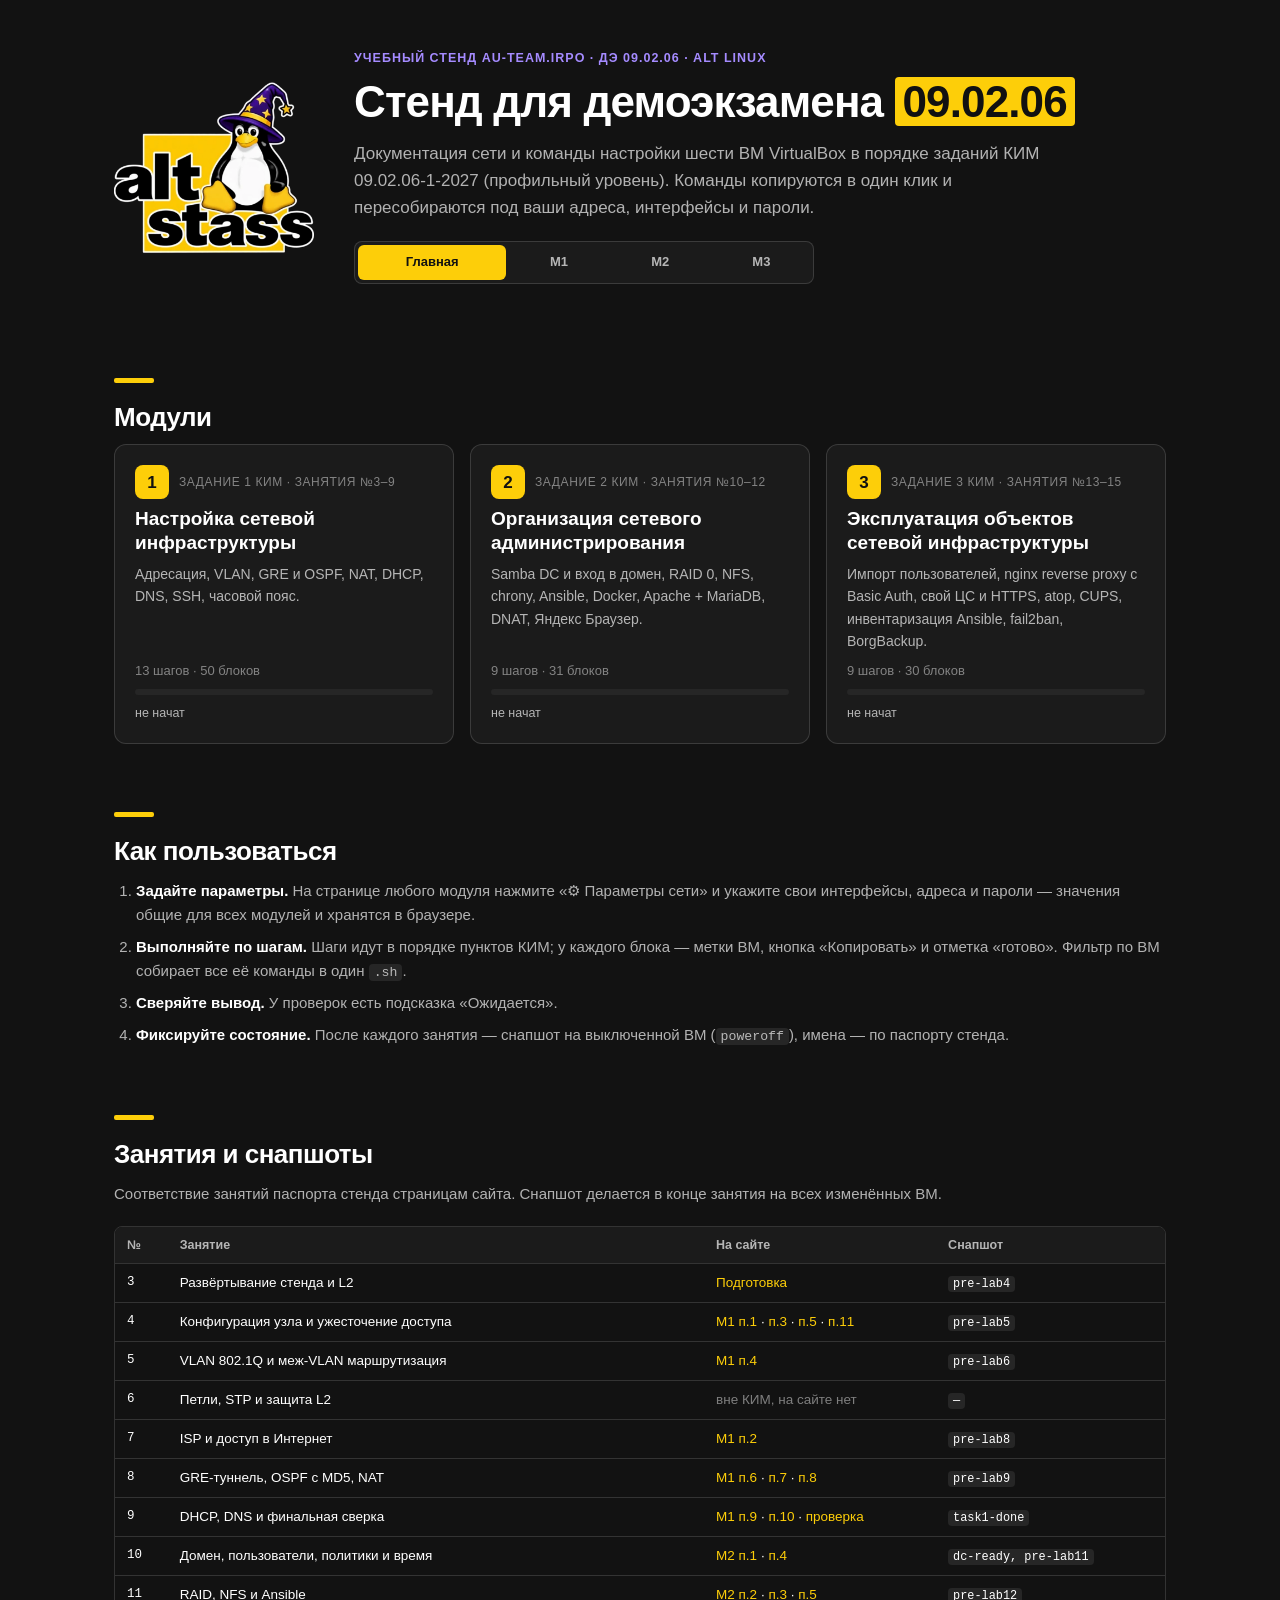
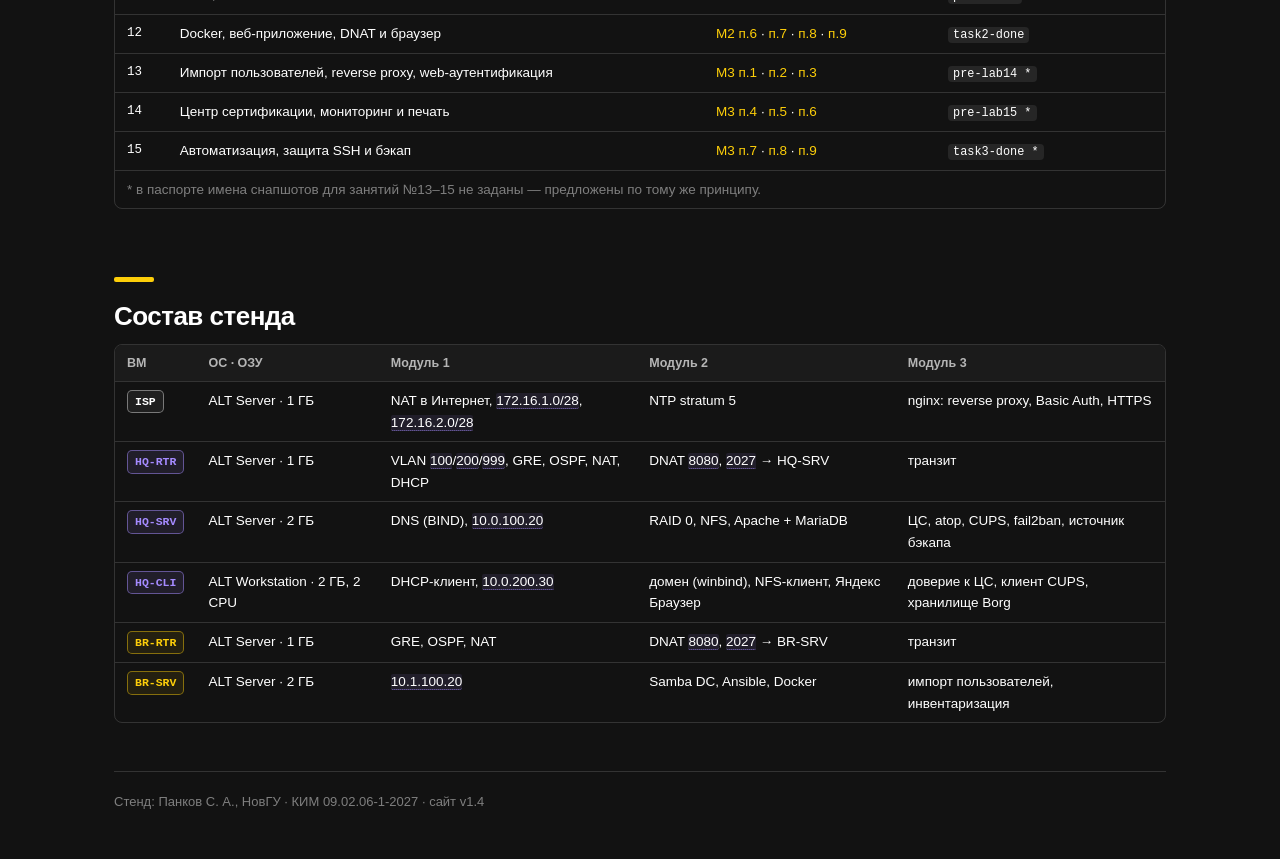
<file: index.html>
<!DOCTYPE html>
<html lang="ru">
<head>
<meta charset="utf-8">
<meta name="viewport" content="width=device-width, initial-scale=1">
<title>Стенд au-team.irpo · ДЭ 09.02.06 — главная</title>
<meta name="description" content="Документация сети и команды настройки учебного стенда (ALT Linux) по трём модулям демоэкзамена 09.02.06. Команды пересобираются под ваши параметры сети.">
<link rel="canonical" href="https://USERNAME.github.io/REPO/">
<meta name="theme-color" content="#121212">
<meta property="og:type" content="website">
<meta property="og:locale" content="ru_RU">
<meta property="og:site_name" content="alt stass · стенд au-team.irpo">
<meta property="og:title" content="Стенд au-team.irpo · ДЭ 09.02.06 — главная">
<meta property="og:description" content="Документация сети и команды настройки учебного стенда (ALT Linux) по трём модулям демоэкзамена 09.02.06. Команды пересобираются под ваши параметры сети.">
<meta property="og:url" content="https://USERNAME.github.io/REPO/">
<meta property="og:image" content="https://USERNAME.github.io/REPO/assets/og-image.png">
<meta property="og:image:width" content="1200">
<meta property="og:image:height" content="630">
<meta name="twitter:card" content="summary_large_image">
<link rel="icon" type="image/png" href="assets/favicon.png">
<link rel="apple-touch-icon" href="assets/favicon.png">
<link rel="stylesheet" href="assets/style.css">
<script>/* старые ссылки index.html#t5 вели на Модуль 1 — переадресация до отрисовки */
(function(){var m={"docs":"m1","kimcheck":"m1","topology":"m1","vms":"m1","addr":"m1","vlan":"m1","services":"m1","dns":"m1","prep":"m1","t1":"m1","t2":"m1","t3":"m1","t4":"m1","t5":"m1","t6":"m1","t7":"m1","t8":"m1","t9":"m1","t10":"m1","t11":"m1","check":"m1","prep-1":"m1","prep-2":"m1","prep-3":"m1","prep-4":"m1","prep-5":"m1","prep-6":"m1","prep-7":"m1","prep-8":"m1","prep-9":"m1","prep-10":"m1","prep-11":"m1","prep-12":"m1","prep-13":"m1","prep-14":"m1","t1-1":"m1","t1-2":"m1","t1-3":"m1","t1-4":"m1","t1-5":"m1","t1-6":"m1","t2-1":"m1","t2-2":"m1","t3-1":"m1","t3-2":"m1","t3-3":"m1","t4-1":"m1","t4-2":"m1","t4-3":"m1","t5-1":"m1","t5-2":"m1","t6-1":"m1","t6-2":"m1","t6-3":"m1","t7-1":"m1","t7-2":"m1","t7-3":"m1","t8-1":"m1","t8-2":"m1","t8-3":"m1","t9-1":"m1","t9-2":"m1","t9-3":"m1","t10-1":"m1","t10-2":"m1","t10-3":"m1","t10-4":"m1","t11-1":"m1","check-1":"m1","check-2":"m1","check-3":"m1"},f={"m1":"m1-network.html","m2":"m2-admin.html","m3":"m3-services.html"};function go(){var h=location.hash.slice(1);if(h&&m[h])location.replace(f[m[h]]+"#"+h);}go();window.addEventListener("hashchange",go);})();</script>
</head>
<body data-page="home" class="home">
<a class="skip" href="#modules">К модулям</a>
<div class="hwrap">
<header class="hhero">
<img class="hlogo" src="assets/logo.webp" alt="alt stass" width="360" height="319">
<div>
<p class="kicker">Учебный стенд au-team.irpo · ДЭ 09.02.06 · ALT Linux</p>
<h1>Стенд для демоэкзамена <em>09.02.06</em></h1>
<p class="hlead">Документация сети и команды настройки шести ВМ VirtualBox в порядке заданий КИМ 09.02.06-1-2027 (профильный уровень). Команды копируются в один клик и пересобираются под ваши адреса, интерфейсы и пароли.</p>
<nav class="mods hmods" aria-label="Разделы сайта"><a href="index.html" class="mhome" title="Главная" aria-current="page">Главная</a><a href="m1-network.html" title="Модуль 1. Настройка сетевой инфраструктуры">М1</a><a href="m2-admin.html" title="Модуль 2. Организация сетевого администрирования">М2</a><a href="m3-services.html" title="Модуль 3. Эксплуатация объектов сетевой инфраструктуры">М3</a></nav>
</div>
</header>

<h2 id="modules">Модули</h2>
<div class="mcards">
<a class="mcard" href="m1-network.html" data-mod="m1" data-blocks="prep-1 prep-2 prep-3 prep-4 prep-5 prep-6 prep-7 prep-8 prep-9 prep-10 prep-11 prep-12 prep-13 prep-14 t1-1 t1-2 t1-3 t1-4 t1-5 t1-6 t2-1 t2-2 t3-1 t3-2 t3-3 t4-1 t4-2 t4-3 t5-1 t5-2 t6-1 t6-2 t6-3 t7-1 t7-2 t7-3 t8-1 t8-2 t8-3 t9-1 t9-2 t9-3 t10-1 t10-2 t10-3 t10-4 t11-1 check-1 check-2 check-3">
<span class="mk"><span class="mnum">1</span>Задание 1 КИМ · занятия №3–9</span>
<span class="mt">Настройка сетевой инфраструктуры</span><span class="md">Адресация, VLAN, GRE и OSPF, NAT, DHCP, DNS, SSH, часовой пояс.</span>
<span class="mstat">13 шагов · 50 блоков</span>
<span class="mprog" aria-hidden="true"><span data-bar></span></span><span class="mdone" data-done>не начат</span></a>
<a class="mcard" href="m2-admin.html" data-mod="m2" data-blocks="m2t1-1 m2t1-2 m2t1-3 m2t1-4 m2t1-5 m2t1-6 m2t2-1 m2t2-2 m2t3-1 m2t3-2 m2t3-3 m2t4-1 m2t4-2 m2t4-3 m2t4-4 m2t5-1 m2t5-2 m2t5-3 m2t5-4 m2t5-5 m2t6-1 m2t6-2 m2t7-1 m2t7-2 m2t7-3 m2t7-4 m2t8-1 m2t8-2 m2t8-3 m2t8-4 m2t9-1">
<span class="mk"><span class="mnum">2</span>Задание 2 КИМ · занятия №10–12</span>
<span class="mt">Организация сетевого администрирования</span><span class="md">Samba DC и вход в домен, RAID 0, NFS, chrony, Ansible, Docker, Apache + MariaDB, DNAT, Яндекс Браузер.</span>
<span class="mstat">9 шагов · 31 блоков</span>
<span class="mprog" aria-hidden="true"><span data-bar></span></span><span class="mdone" data-done>не начат</span></a>
<a class="mcard" href="m3-services.html" data-mod="m3" data-blocks="m3t1-1 m3t1-2 m3t2-1 m3t2-2 m3t3-1 m3t3-2 m3t4-1 m3t4-2 m3t4-3 m3t4-4 m3t4-5 m3t4-6 m3t4-7 m3t5-1 m3t5-2 m3t6-1 m3t6-2 m3t6-3 m3t7-1 m3t7-2 m3t8-1 m3t8-2 m3t8-3 m3t9-1 m3t9-2 m3t9-3 m3t9-4 m3t9-5 m3t9-6 m3t9-7">
<span class="mk"><span class="mnum">3</span>Задание 3 КИМ · занятия №13–15</span>
<span class="mt">Эксплуатация объектов сетевой инфраструктуры</span><span class="md">Импорт пользователей, nginx reverse proxy с Basic Auth, свой ЦС и HTTPS, atop, CUPS, инвентаризация Ansible, fail2ban, BorgBackup.</span>
<span class="mstat">9 шагов · 30 блоков</span>
<span class="mprog" aria-hidden="true"><span data-bar></span></span><span class="mdone" data-done>не начат</span></a>
</div>

<h2 id="how">Как пользоваться</h2>
<ol class="howto">
<li><b>Задайте параметры.</b> На странице любого модуля нажмите «⚙ Параметры сети» и укажите свои интерфейсы, адреса и пароли — значения общие для всех модулей и хранятся в браузере.</li>
<li><b>Выполняйте по шагам.</b> Шаги идут в порядке пунктов КИМ; у каждого блока — метки ВМ, кнопка «Копировать» и отметка «готово». Фильтр по ВМ собирает все её команды в один <code>.sh</code>.</li>
<li><b>Сверяйте вывод.</b> У проверок есть подсказка «Ожидается».</li>
<li><b>Фиксируйте состояние.</b> После каждого занятия — снапшот на выключенной ВМ (<code>poweroff</code>), имена — по паспорту стенда.</li>
</ol>

<h2 id="lessons">Занятия и снапшоты</h2>
<p class="lead">Соответствие занятий паспорта стенда страницам сайта. Снапшот делается в конце занятия на всех изменённых ВМ.</p>
<div class="tw"><table class="lessons">
<tr><th>№</th><th>Занятие</th><th>На сайте</th><th>Снапшот</th></tr>
<tr><td class="m">3</td><td>Развёртывание стенда и L2</td><td><a href="m1-network.html#prep">Подготовка</a></td><td><code>pre-lab4</code></td></tr>
<tr><td class="m">4</td><td>Конфигурация узла и ужесточение доступа</td><td><a href="m1-network.html#t1">М1 п.1</a> · <a href="m1-network.html#t3">п.3</a> · <a href="m1-network.html#t5">п.5</a> · <a href="m1-network.html#t11">п.11</a></td><td><code>pre-lab5</code></td></tr>
<tr><td class="m">5</td><td>VLAN 802.1Q и меж-VLAN маршрутизация</td><td><a href="m1-network.html#t4">М1 п.4</a></td><td><code>pre-lab6</code></td></tr>
<tr><td class="m">6</td><td>Петли, STP и защита L2</td><td><span class="hint">вне КИМ, на сайте нет</span></td><td><code>—</code></td></tr>
<tr><td class="m">7</td><td>ISP и доступ в Интернет</td><td><a href="m1-network.html#t2">М1 п.2</a></td><td><code>pre-lab8</code></td></tr>
<tr><td class="m">8</td><td>GRE-туннель, OSPF с MD5, NAT</td><td><a href="m1-network.html#t6">М1 п.6</a> · <a href="m1-network.html#t7">п.7</a> · <a href="m1-network.html#t8">п.8</a></td><td><code>pre-lab9</code></td></tr>
<tr><td class="m">9</td><td>DHCP, DNS и финальная сверка</td><td><a href="m1-network.html#t9">М1 п.9</a> · <a href="m1-network.html#t10">п.10</a> · <a href="m1-network.html#check">проверка</a></td><td><code>task1-done</code></td></tr>
<tr><td class="m">10</td><td>Домен, пользователи, политики и время</td><td><a href="m2-admin.html#m2t1">М2 п.1</a> · <a href="m2-admin.html#m2t4">п.4</a></td><td><code>dc-ready, pre-lab11</code></td></tr>
<tr><td class="m">11</td><td>RAID, NFS и Ansible</td><td><a href="m2-admin.html#m2t2">М2 п.2</a> · <a href="m2-admin.html#m2t3">п.3</a> · <a href="m2-admin.html#m2t5">п.5</a></td><td><code>pre-lab12</code></td></tr>
<tr><td class="m">12</td><td>Docker, веб-приложение, DNAT и браузер</td><td><a href="m2-admin.html#m2t6">М2 п.6</a> · <a href="m2-admin.html#m2t7">п.7</a> · <a href="m2-admin.html#m2t8">п.8</a> · <a href="m2-admin.html#m2t9">п.9</a></td><td><code>task2-done</code></td></tr>
<tr><td class="m">13</td><td>Импорт пользователей, reverse proxy, web-аутентификация</td><td><a href="m3-services.html#m3t1">М3 п.1</a> · <a href="m3-services.html#m3t2">п.2</a> · <a href="m3-services.html#m3t3">п.3</a></td><td><code>pre-lab14 *</code></td></tr>
<tr><td class="m">14</td><td>Центр сертификации, мониторинг и печать</td><td><a href="m3-services.html#m3t4">М3 п.4</a> · <a href="m3-services.html#m3t5">п.5</a> · <a href="m3-services.html#m3t6">п.6</a></td><td><code>pre-lab15 *</code></td></tr>
<tr><td class="m">15</td><td>Автоматизация, защита SSH и бэкап</td><td><a href="m3-services.html#m3t7">М3 п.7</a> · <a href="m3-services.html#m3t8">п.8</a> · <a href="m3-services.html#m3t9">п.9</a></td><td><code>task3-done *</code></td></tr>
<tr><td colspan="4" class="hint">* в паспорте имена снапшотов для занятий №13–15 не заданы — предложены по тому же принципу.</td></tr>
</table></div>

<h2 id="stand">Состав стенда</h2>
<div class="tw"><table>
<tr><th>ВМ</th><th>ОС · ОЗУ</th><th>Модуль 1</th><th>Модуль 2</th><th>Модуль 3</th></tr>
<tr><td><span class="dev d-isp">ISP</span></td><td>ALT Server · 1 ГБ</td><td>NAT в Интернет, <span class="v" data-k="ISP_HQ_SUBNET">172.16.1.0/28</span>, <span class="v" data-k="ISP_BR_SUBNET">172.16.2.0/28</span></td><td>NTP stratum 5</td><td>nginx: reverse proxy, Basic Auth, HTTPS</td></tr>
<tr><td><span class="dev d-hq">HQ-RTR</span></td><td>ALT Server · 1 ГБ</td><td>VLAN <span class="v" data-k="V_SRV">100</span>/<span class="v" data-k="V_CLI">200</span>/<span class="v" data-k="V_MGMT">999</span>, GRE, OSPF, NAT, DHCP</td><td>DNAT <span class="v" data-k="EXT_PORT">8080</span>, <span class="v" data-k="SSH_PORT">2027</span> → HQ-SRV</td><td>транзит</td></tr>
<tr><td><span class="dev d-hq">HQ-SRV</span></td><td>ALT Server · 2 ГБ</td><td>DNS (BIND), <span class="v" data-k="HQ_SRV_IP">10.0.100.20</span></td><td>RAID 0, NFS, Apache + MariaDB</td><td>ЦС, atop, CUPS, fail2ban, источник бэкапа</td></tr>
<tr><td><span class="dev d-hq">HQ-CLI</span></td><td>ALT Workstation · 2 ГБ, 2 CPU</td><td>DHCP-клиент, <span class="v" data-k="HQ_CLI_IP">10.0.200.30</span></td><td>домен (winbind), NFS-клиент, Яндекс Браузер</td><td>доверие к ЦС, клиент CUPS, хранилище Borg</td></tr>
<tr><td><span class="dev d-br">BR-RTR</span></td><td>ALT Server · 1 ГБ</td><td>GRE, OSPF, NAT</td><td>DNAT <span class="v" data-k="EXT_PORT">8080</span>, <span class="v" data-k="SSH_PORT">2027</span> → BR-SRV</td><td>транзит</td></tr>
<tr><td><span class="dev d-br">BR-SRV</span></td><td>ALT Server · 2 ГБ</td><td><span class="v" data-k="BR_SRV_IP">10.1.100.20</span></td><td>Samba DC, Ansible, Docker</td><td>импорт пользователей, инвентаризация</td></tr>
</table></div>

<footer>
<p>Стенд: Панков С. А., НовГУ · КИМ 09.02.06-1-2027 · сайт v1.4</p>
</footer>
</div>
<script src="assets/params.js"></script>
<script src="assets/home.js"></script>
</body>
</html>
</file>
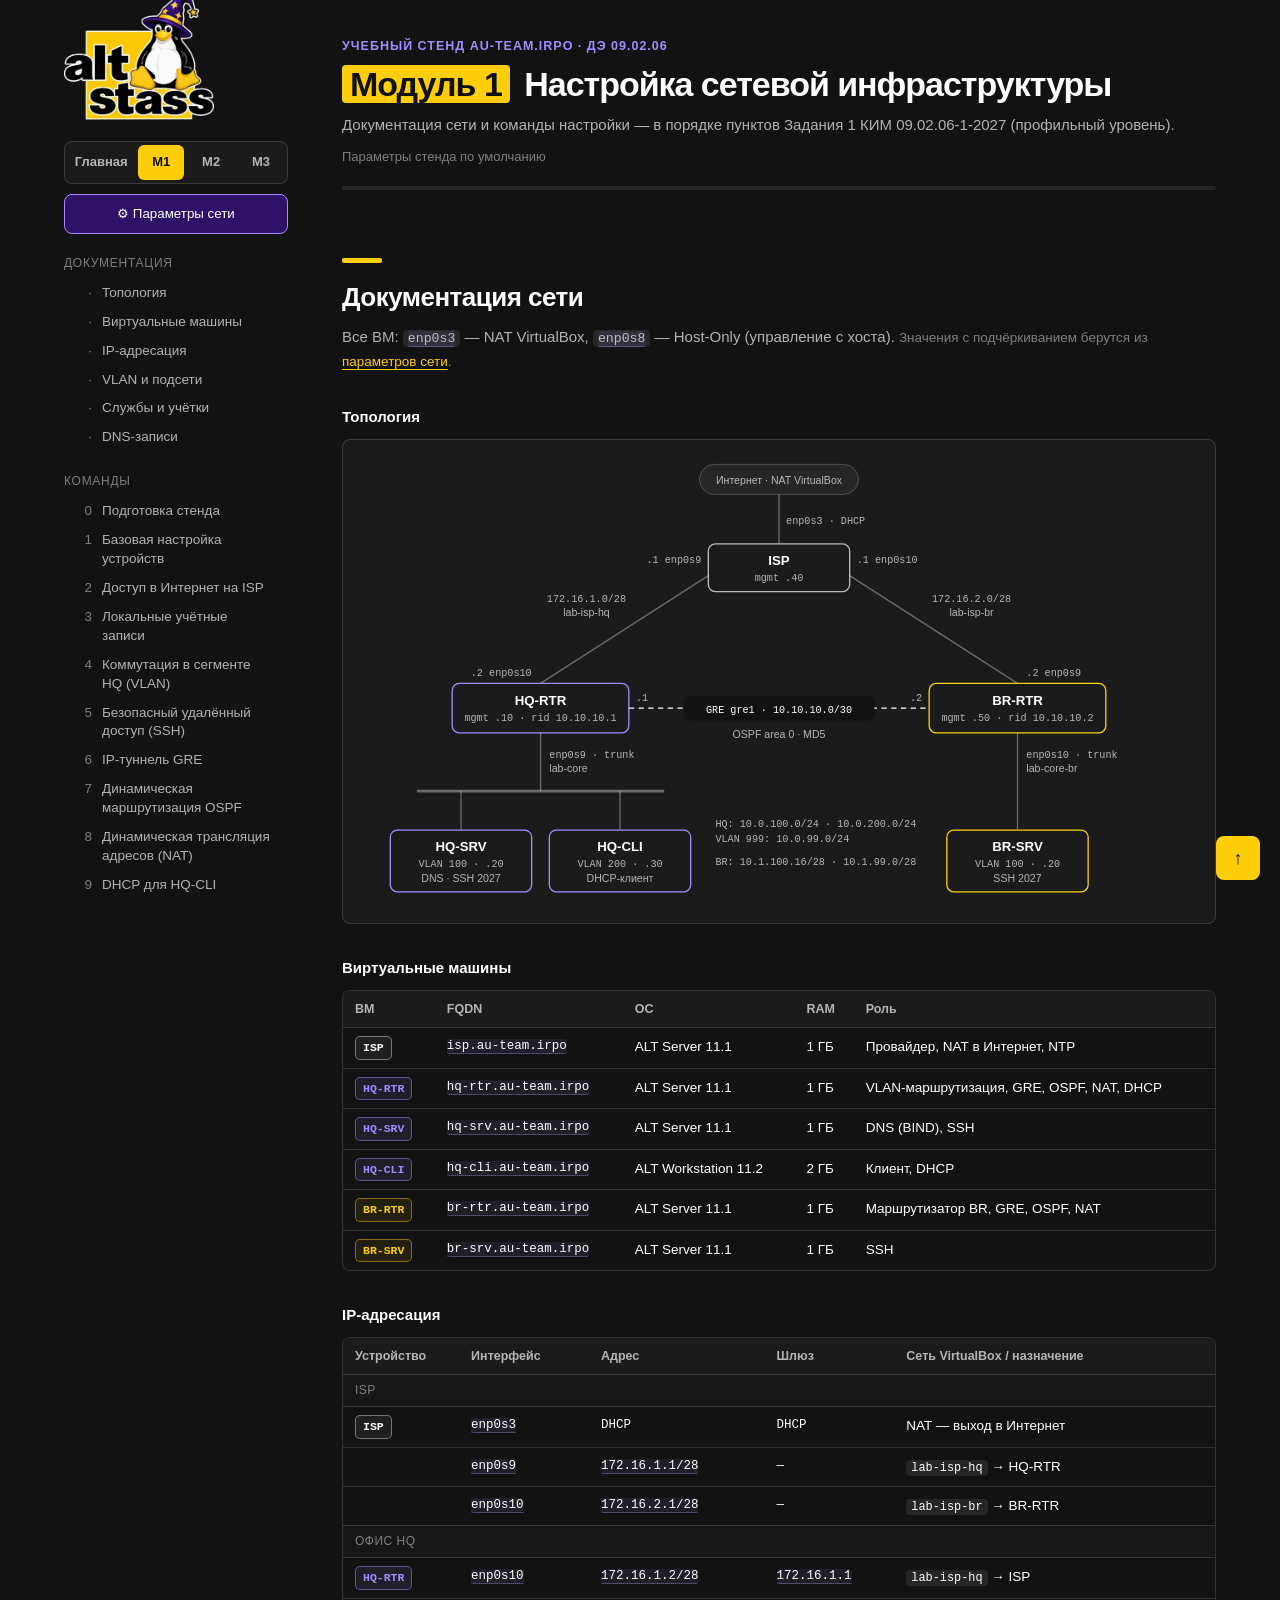
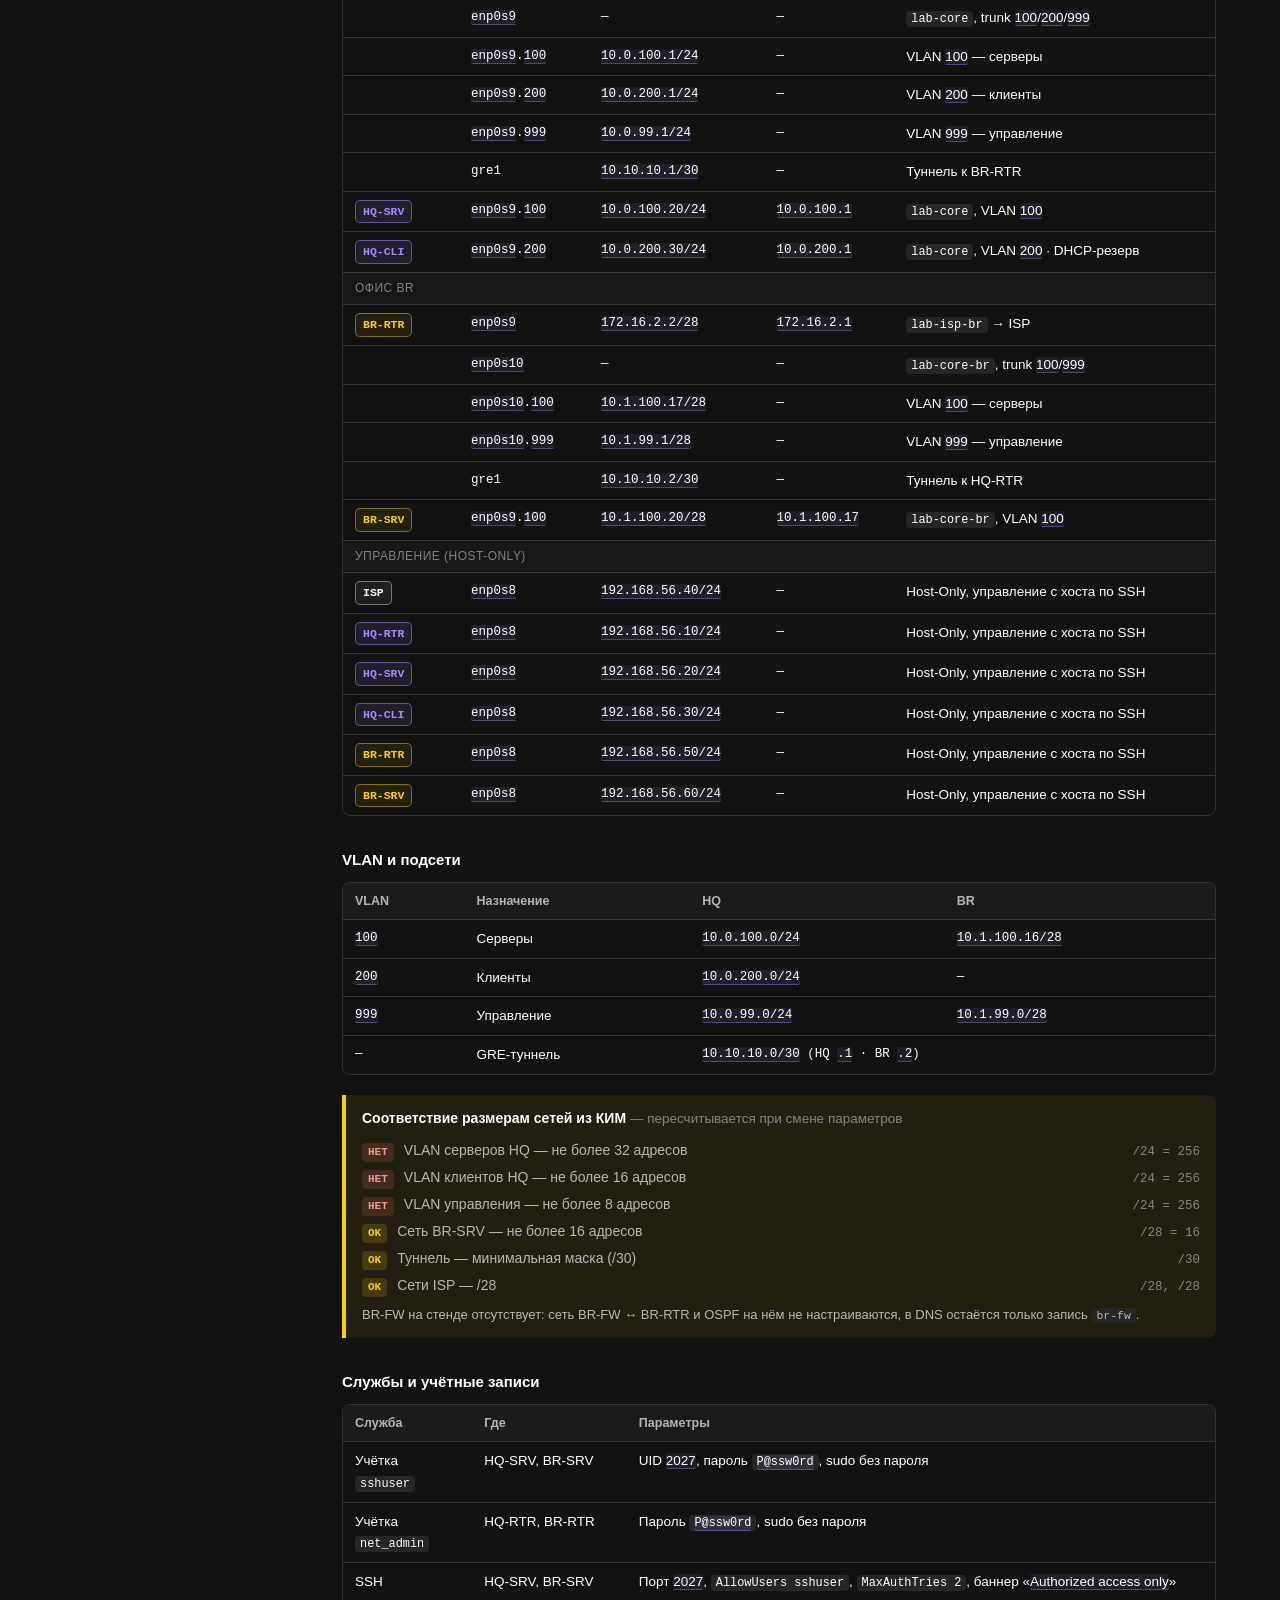
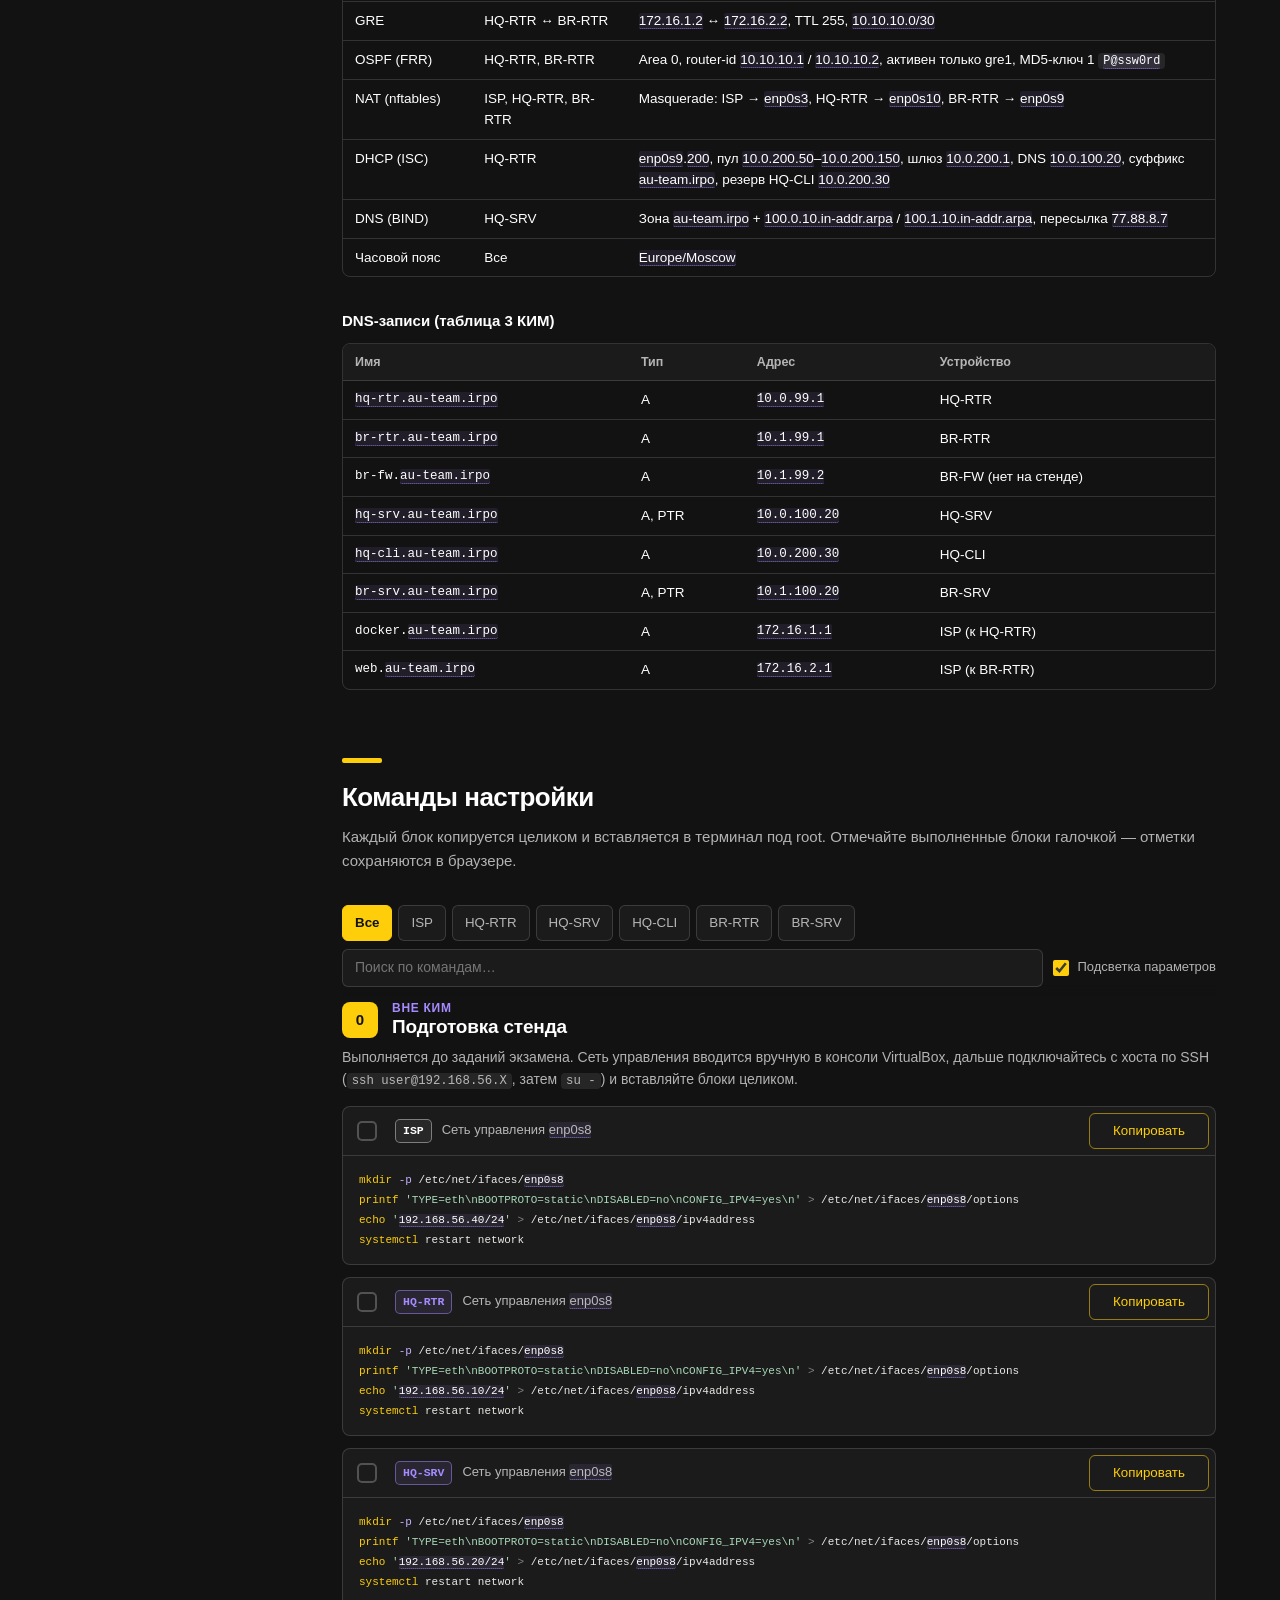
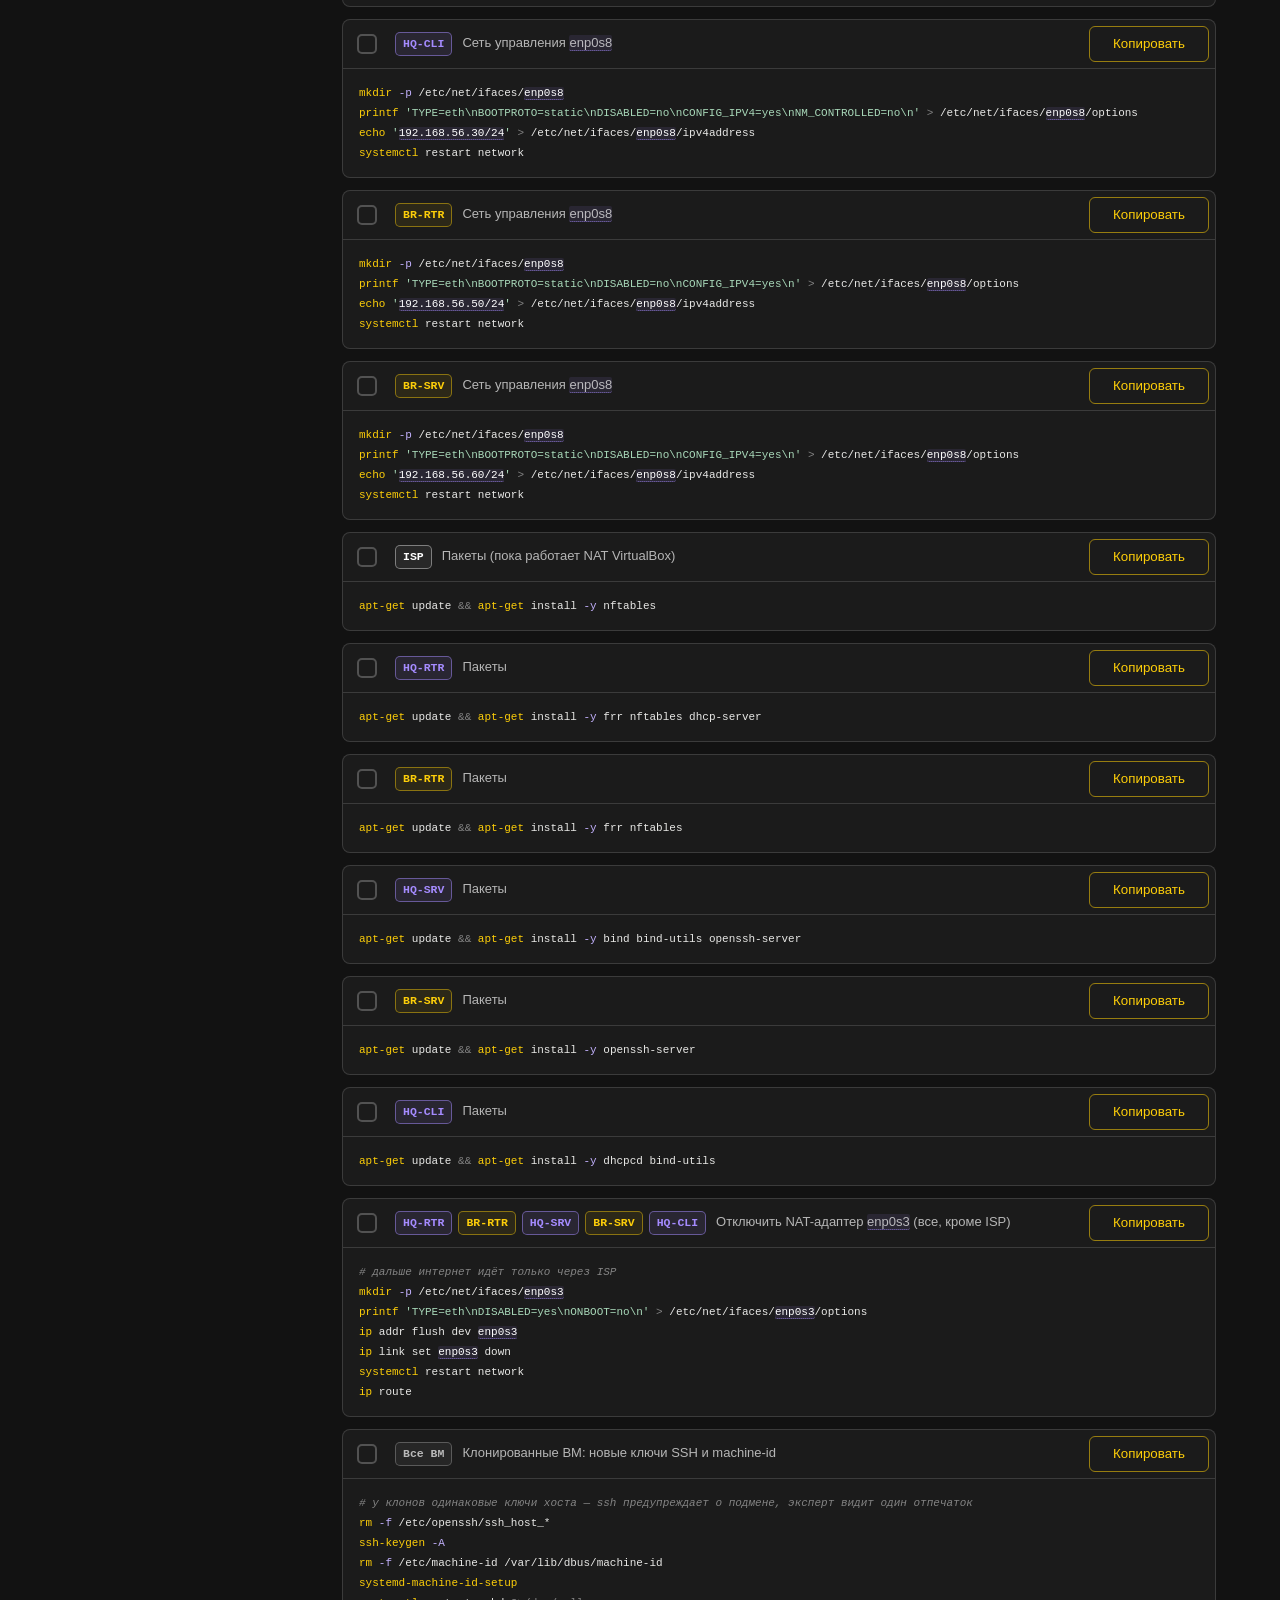
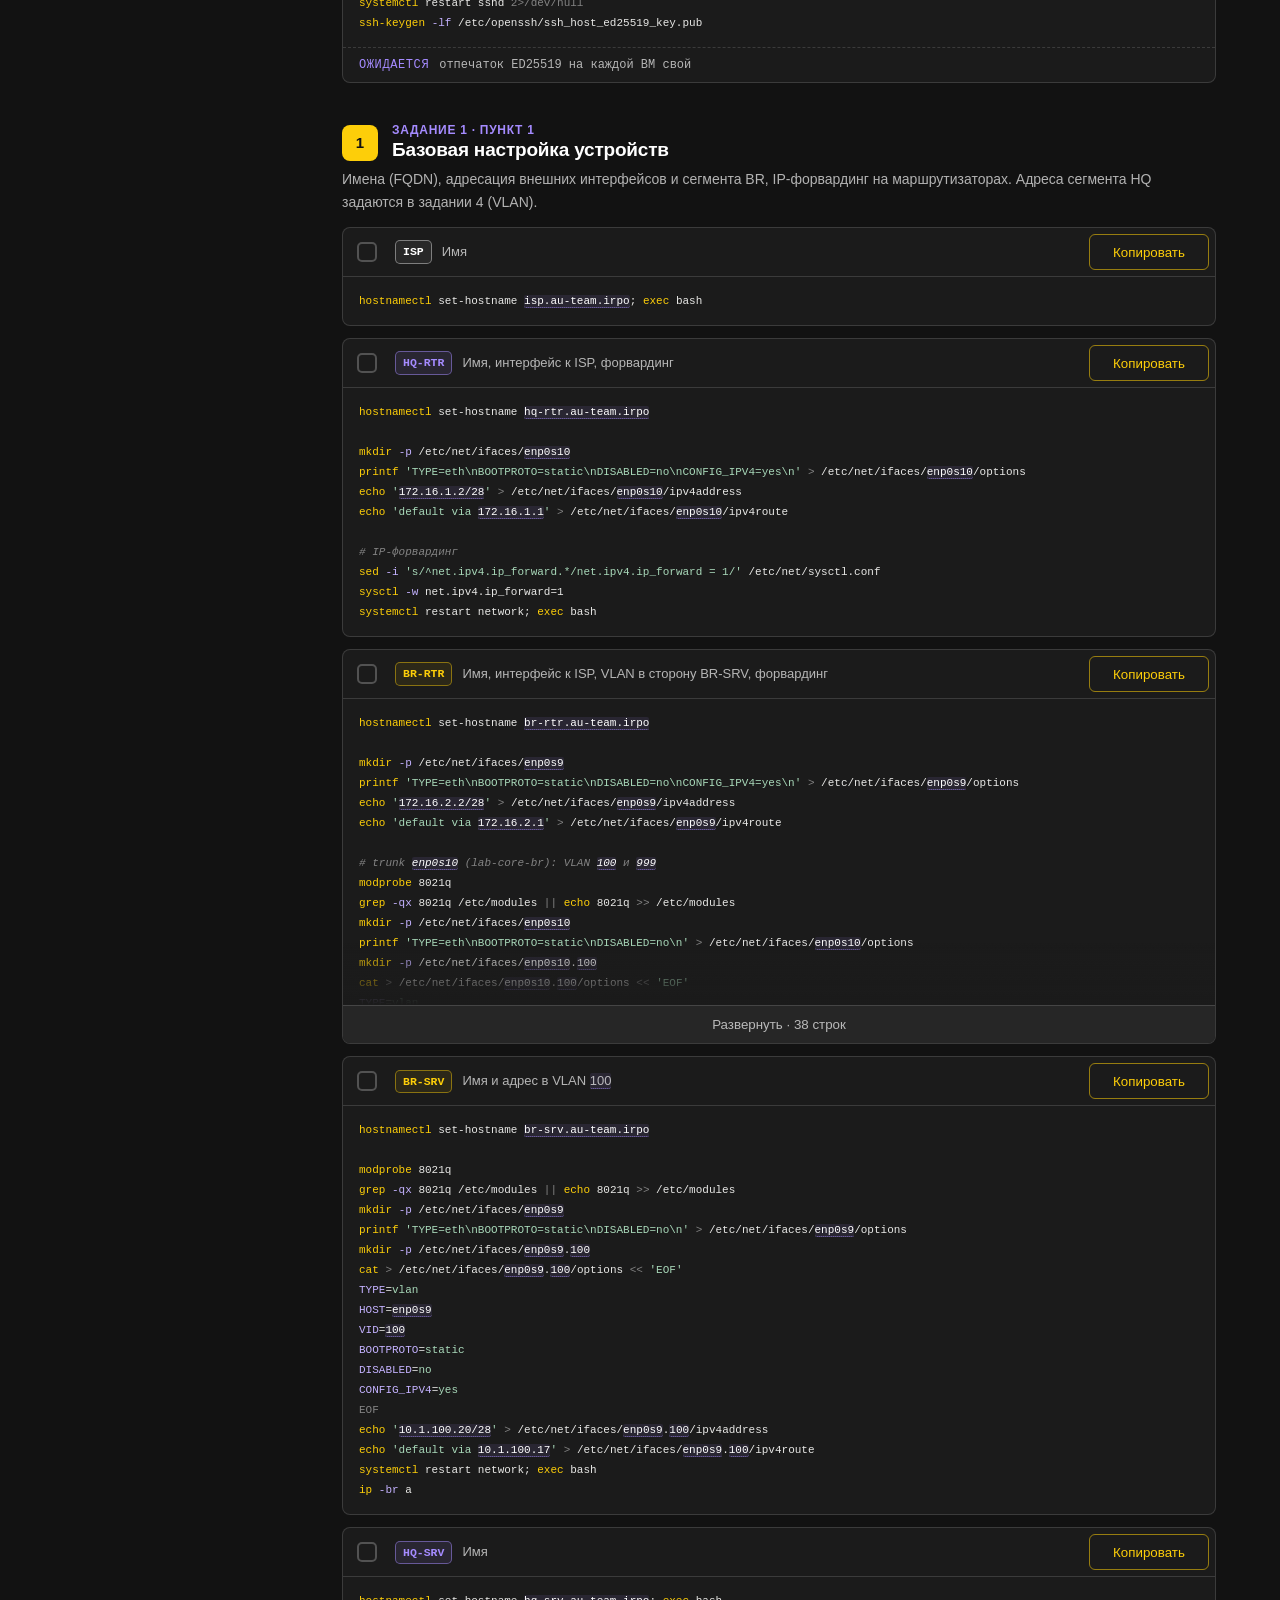
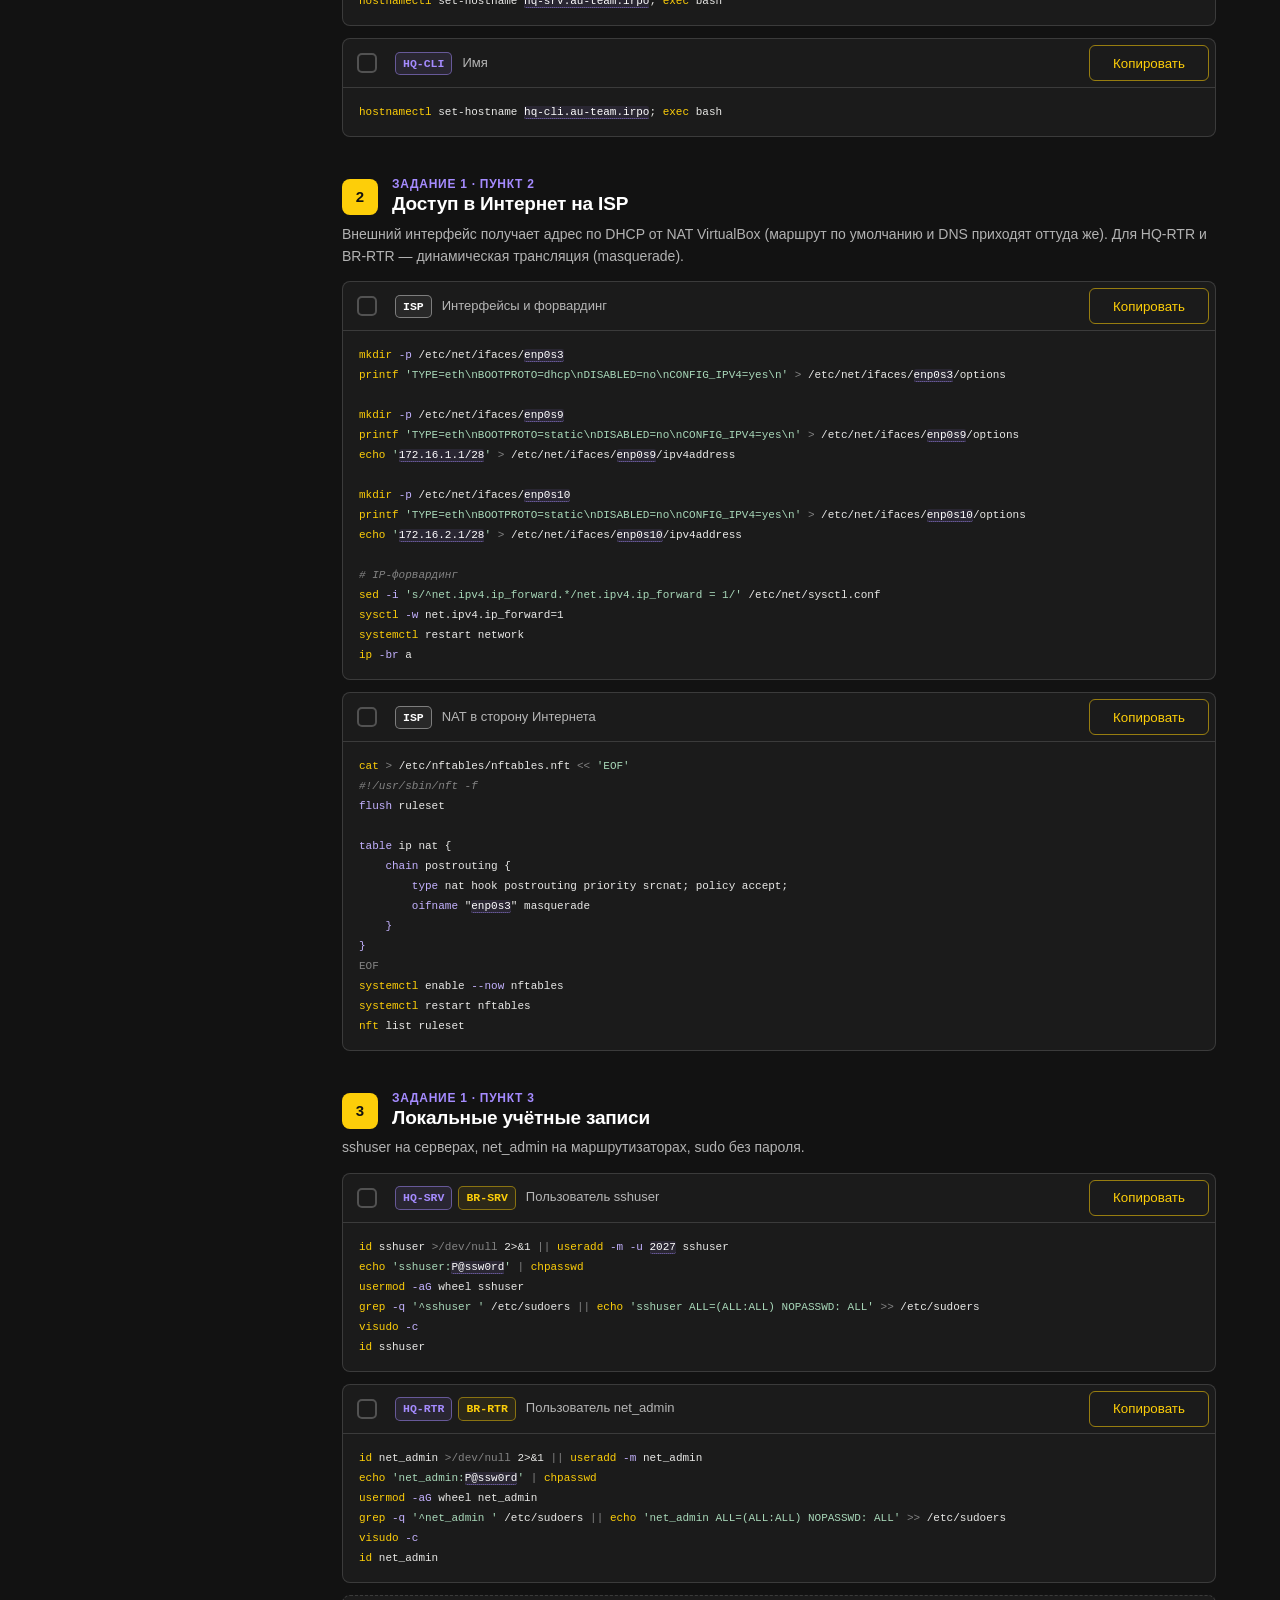
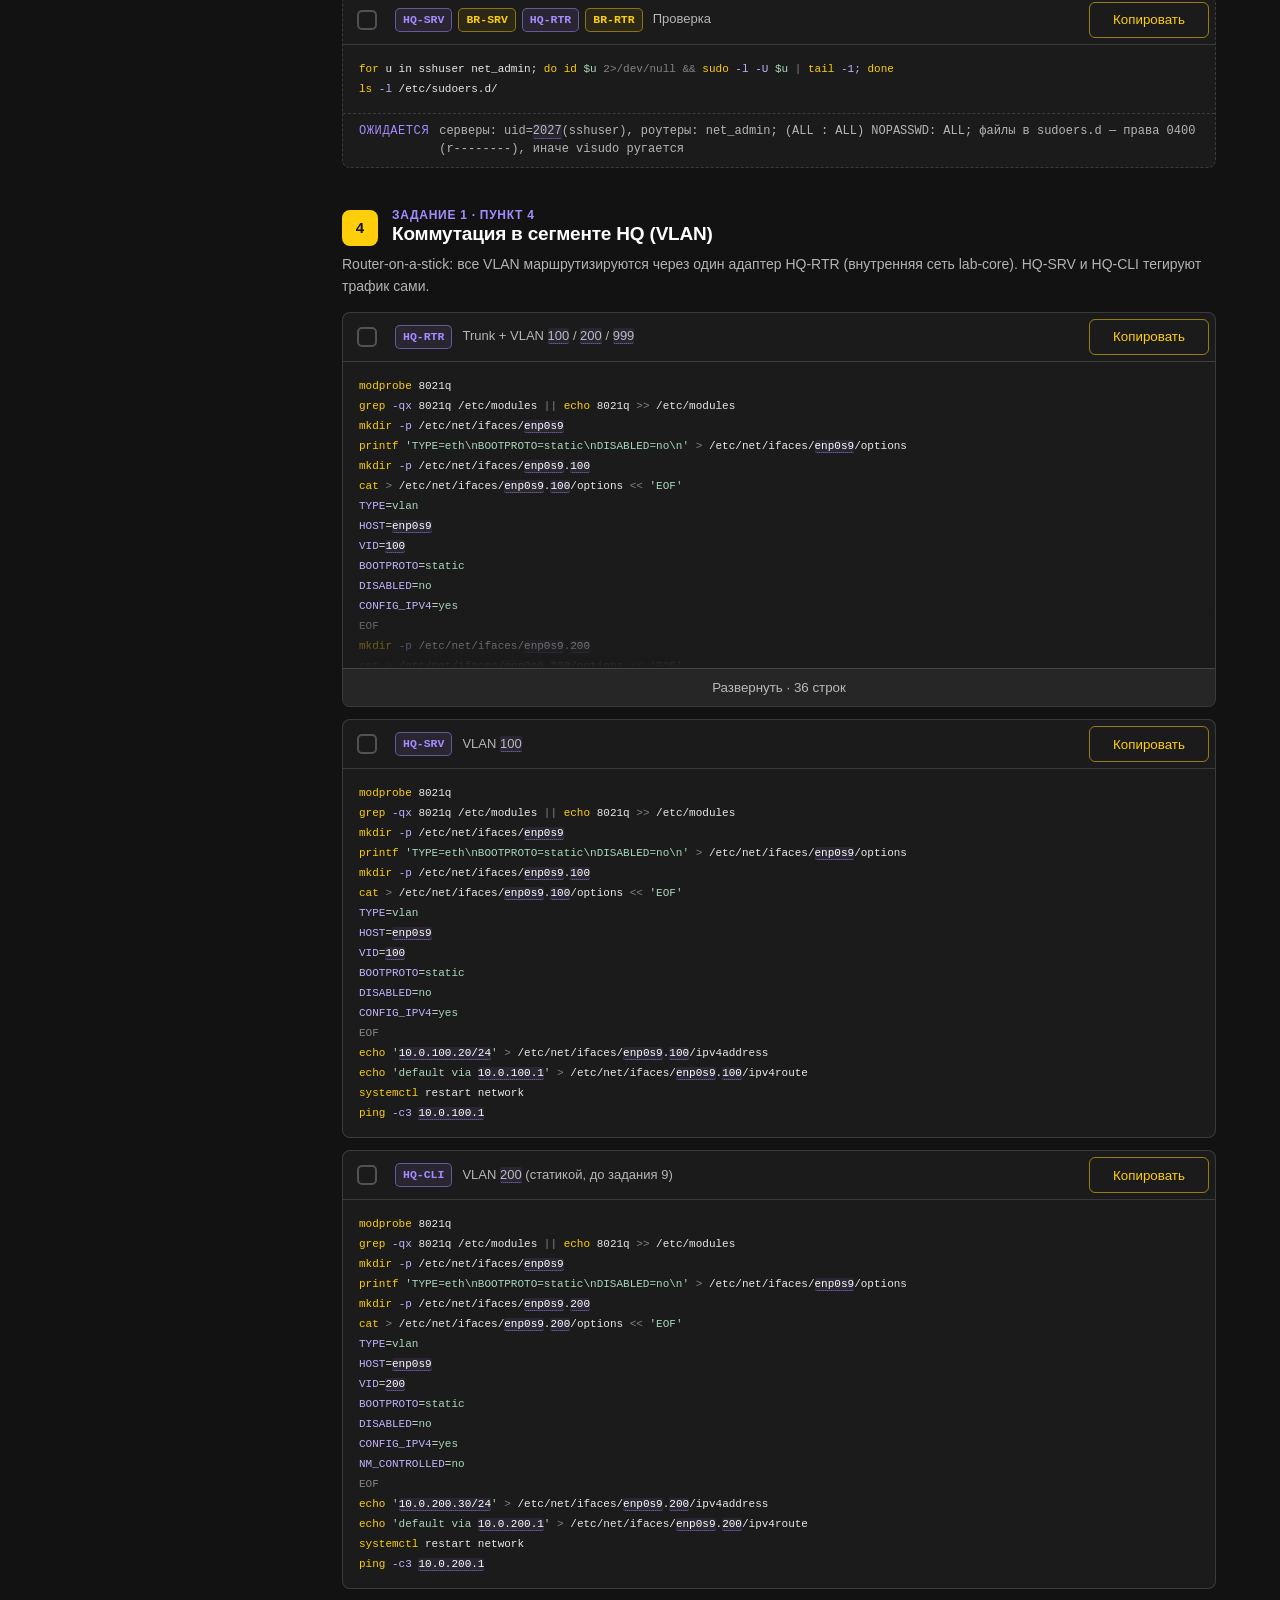
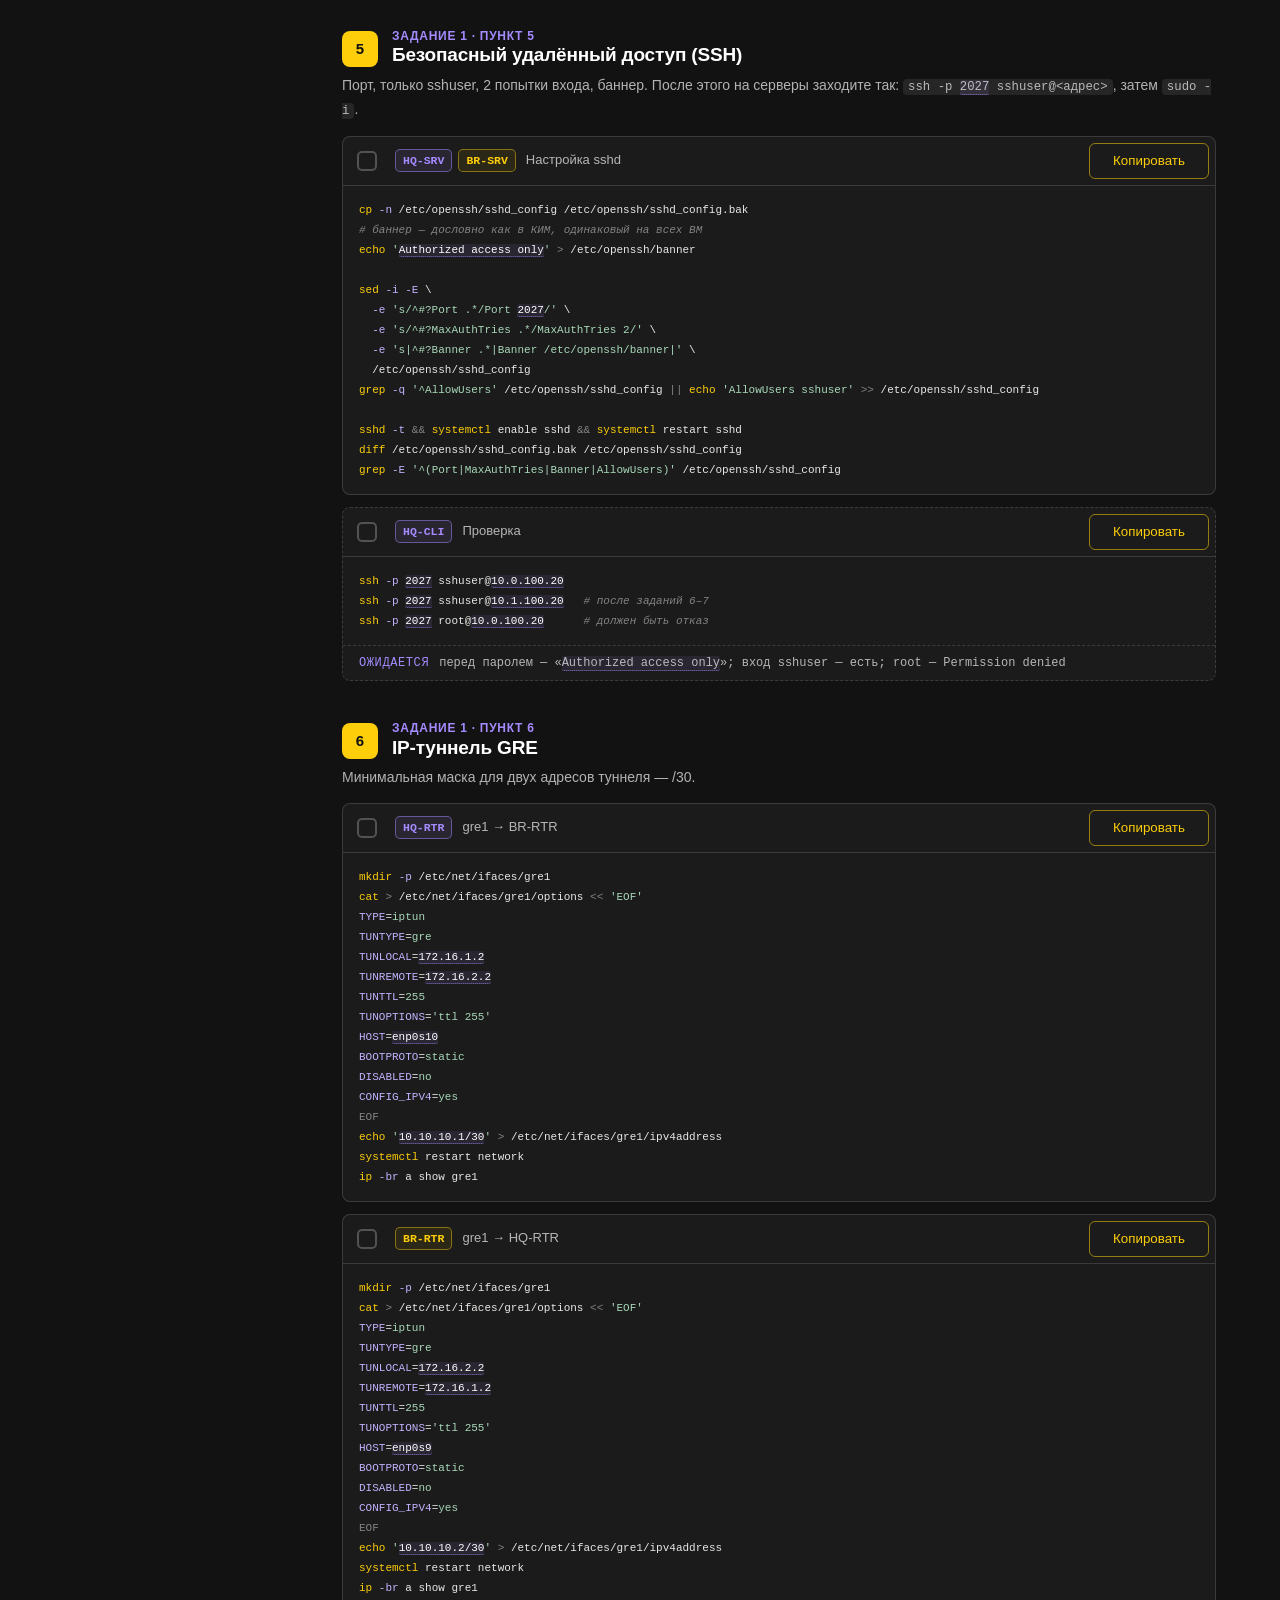
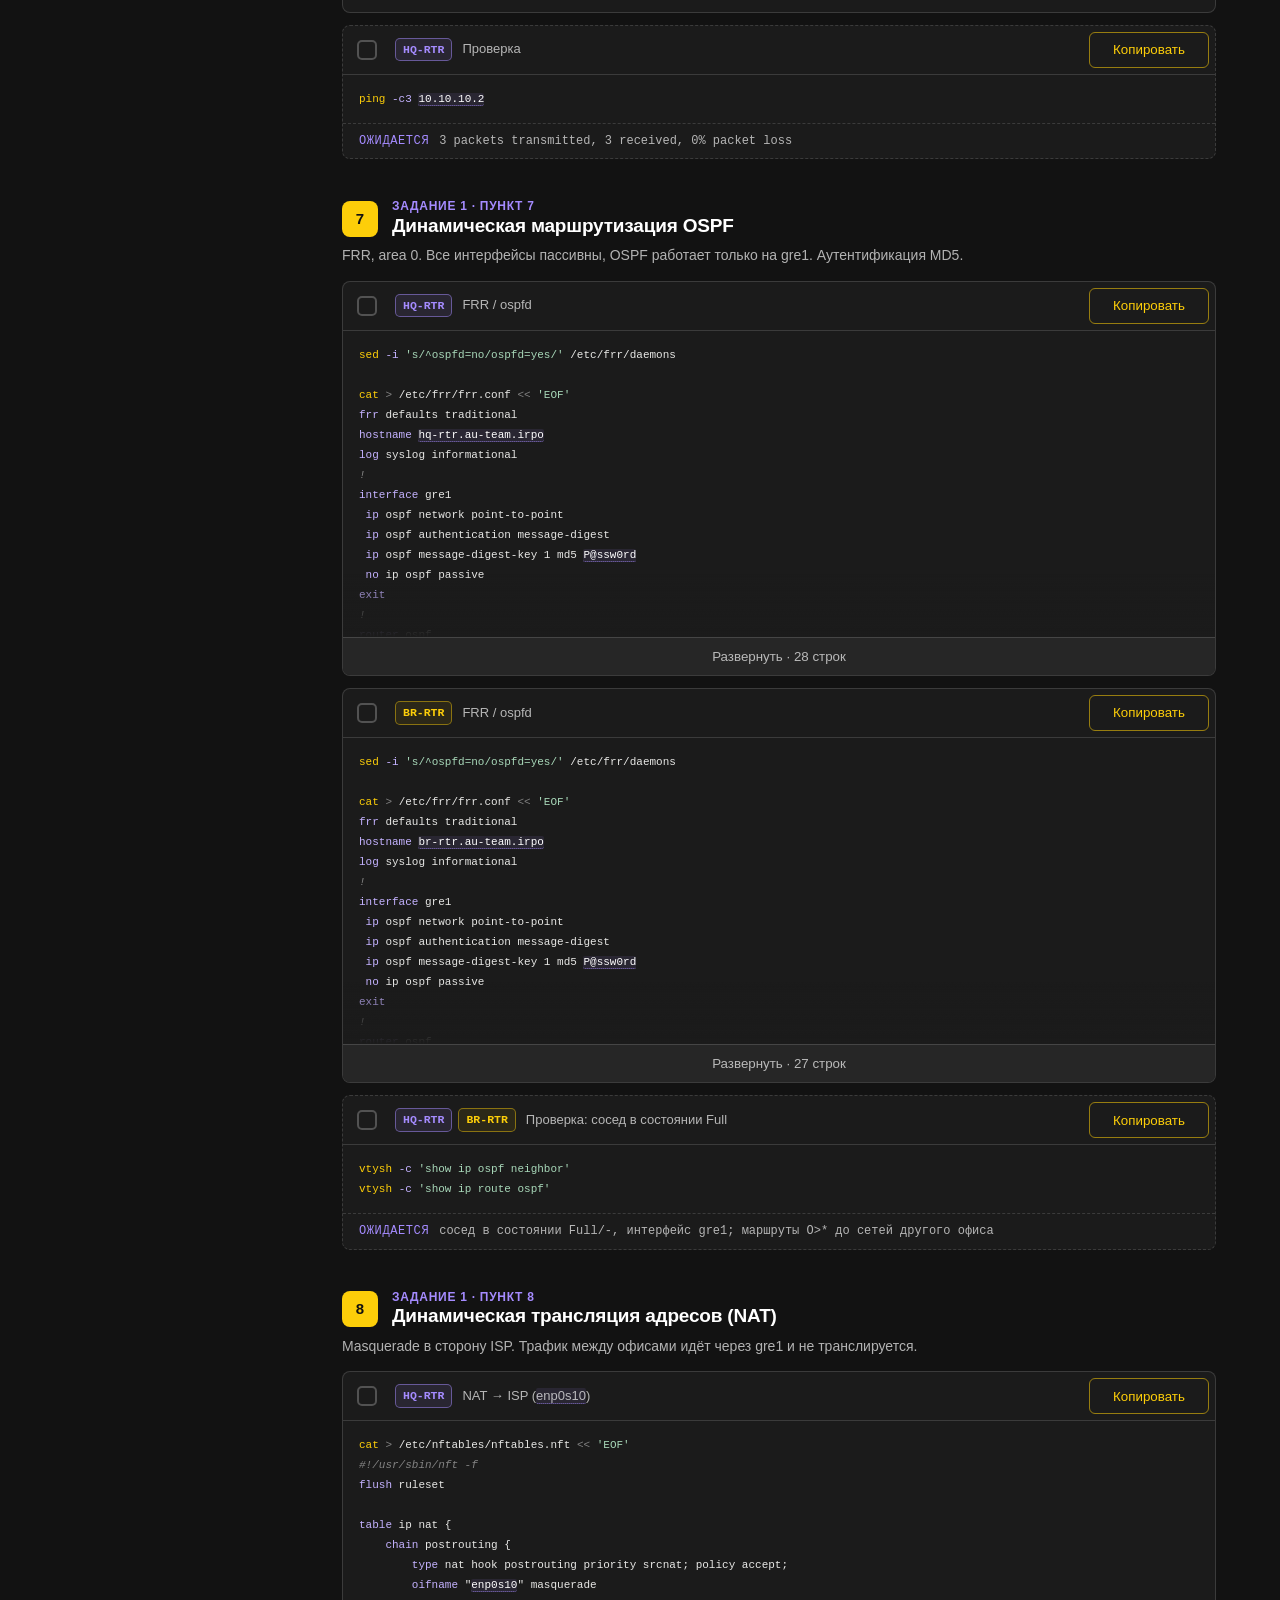
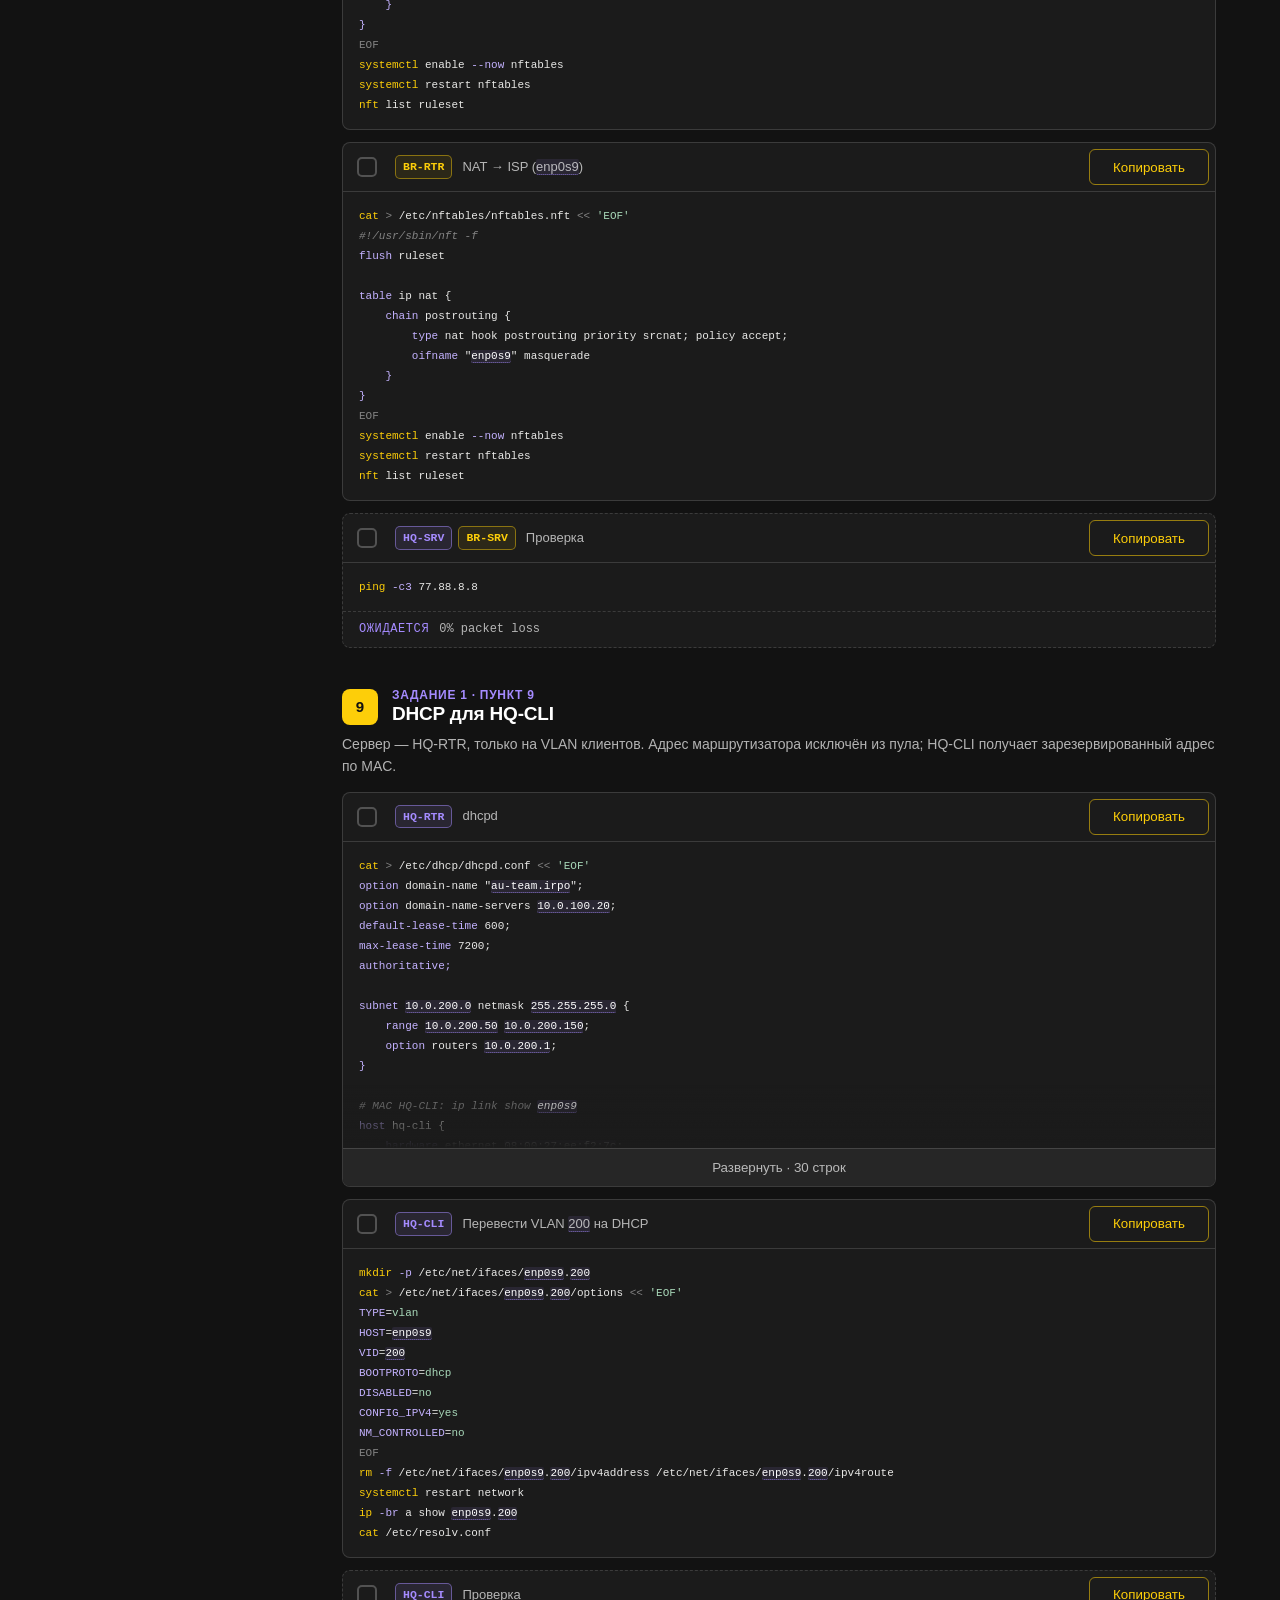
<file: m1-network.html>
<!DOCTYPE html>
<html lang="ru">
<head>
<meta charset="utf-8">
<meta name="viewport" content="width=device-width, initial-scale=1">
<title>Модуль 1. Настройка сетевой инфраструктуры · стенд au-team.irpo</title>
<meta name="description" content="Документация сети и команды настройки — в порядке пунктов Задания 1 КИМ 09.02.06-1-2027 (профильный уровень).">
<link rel="canonical" href="https://USERNAME.github.io/REPO/m1-network.html">
<meta name="theme-color" content="#121212">
<meta property="og:type" content="website">
<meta property="og:locale" content="ru_RU">
<meta property="og:site_name" content="alt stass · стенд au-team.irpo">
<meta property="og:title" content="Модуль 1. Настройка сетевой инфраструктуры · стенд au-team.irpo">
<meta property="og:description" content="Документация сети и команды настройки стенда ДЭ 09.02.06 (ALT Linux) с копированием в один клик.">
<meta property="og:url" content="https://USERNAME.github.io/REPO/m1-network.html">
<meta property="og:image" content="https://USERNAME.github.io/REPO/assets/og-image.png">
<meta property="og:image:width" content="1200">
<meta property="og:image:height" content="630">
<meta name="twitter:card" content="summary_large_image">
<link rel="icon" type="image/png" href="assets/favicon.png">
<link rel="apple-touch-icon" href="assets/favicon.png">
<link rel="stylesheet" href="assets/style.css">
</head>
<body data-page="m1">
<a class="skip" href="#cmds">К командам</a>
<div class="wrap">
<aside aria-label="Навигация">
<a class="logo" href="index.html" aria-label="alt stass — на главную"><img src="assets/logo.webp" alt="alt stass" width="360" height="319"></a>
<nav class="mods" aria-label="Разделы сайта"><a href="index.html" class="mhome" title="Главная">Главная</a><a href="m1-network.html" title="Модуль 1. Настройка сетевой инфраструктуры" aria-current="page">М1</a><a href="m2-admin.html" title="Модуль 2. Организация сетевого администрирования">М2</a><a href="m3-services.html" title="Модуль 3. Эксплуатация объектов сетевой инфраструктуры">М3</a></nav>
<button type="button" class="pbtn side" data-open-params>⚙ Параметры сети</button>
<div class="lbl">Документация</div>
<ul class="toc">
<li><a href="#topology"><span class="n">·</span><span class="tt">Топология</span></a></li>
<li><a href="#vms"><span class="n">·</span><span class="tt">Виртуальные машины</span></a></li>
<li><a href="#addr"><span class="n">·</span><span class="tt">IP-адресация</span></a></li>
<li><a href="#vlan"><span class="n">·</span><span class="tt">VLAN и подсети</span></a></li>
<li><a href="#services"><span class="n">·</span><span class="tt">Службы и учётки</span></a></li>
<li><a href="#dns"><span class="n">·</span><span class="tt">DNS-записи</span></a></li>
</ul>
<div class="lbl">Команды <span class="prog-txt" data-prog-txt></span></div>
<ul class="toc">
<li><a href="#prep" data-step="prep"><span class="n">0</span><span class="tt">Подготовка стенда</span><span class="cnt" data-cnt="prep"></span></a></li>
<li><a href="#t1" data-step="t1"><span class="n">1</span><span class="tt">Базовая настройка устройств</span><span class="cnt" data-cnt="t1"></span></a></li>
<li><a href="#t2" data-step="t2"><span class="n">2</span><span class="tt">Доступ в Интернет на ISP</span><span class="cnt" data-cnt="t2"></span></a></li>
<li><a href="#t3" data-step="t3"><span class="n">3</span><span class="tt">Локальные учётные записи</span><span class="cnt" data-cnt="t3"></span></a></li>
<li><a href="#t4" data-step="t4"><span class="n">4</span><span class="tt">Коммутация в сегменте HQ (VLAN)</span><span class="cnt" data-cnt="t4"></span></a></li>
<li><a href="#t5" data-step="t5"><span class="n">5</span><span class="tt">Безопасный удалённый доступ (SSH)</span><span class="cnt" data-cnt="t5"></span></a></li>
<li><a href="#t6" data-step="t6"><span class="n">6</span><span class="tt">IP-туннель GRE</span><span class="cnt" data-cnt="t6"></span></a></li>
<li><a href="#t7" data-step="t7"><span class="n">7</span><span class="tt">Динамическая маршрутизация OSPF</span><span class="cnt" data-cnt="t7"></span></a></li>
<li><a href="#t8" data-step="t8"><span class="n">8</span><span class="tt">Динамическая трансляция адресов (NAT)</span><span class="cnt" data-cnt="t8"></span></a></li>
<li><a href="#t9" data-step="t9"><span class="n">9</span><span class="tt">DHCP для HQ-CLI</span><span class="cnt" data-cnt="t9"></span></a></li>
<li><a href="#t10" data-step="t10"><span class="n">10</span><span class="tt">DNS (BIND на HQ-SRV)</span><span class="cnt" data-cnt="t10"></span></a></li>
<li><a href="#t11" data-step="t11"><span class="n">11</span><span class="tt">Часовой пояс</span><span class="cnt" data-cnt="t11"></span></a></li>
<li><a href="#check" data-step="check"><span class="n">✓</span><span class="tt">Итоговая проверка</span><span class="cnt" data-cnt="check"></span></a></li>
</ul>
<button type="button" class="linkbtn reset-done" data-reset-done>Сбросить отметки «готово»</button>
</aside>
<main>
<header>
<img class="mlogo" src="assets/logo.webp" alt="alt stass" width="360" height="319">
<nav class="mods mmods" aria-label="Разделы сайта"><a href="index.html" class="mhome" title="Главная">Главная</a><a href="m1-network.html" title="Модуль 1. Настройка сетевой инфраструктуры" aria-current="page">М1</a><a href="m2-admin.html" title="Модуль 2. Организация сетевого администрирования">М2</a><a href="m3-services.html" title="Модуль 3. Эксплуатация объектов сетевой инфраструктуры">М3</a></nav>
<p class="kicker">Учебный стенд au-team.irpo · ДЭ 09.02.06</p>
<h1><em>Модуль 1</em> Настройка сетевой инфраструктуры</h1>
<p>Документация сети и команды настройки — в порядке пунктов Задания 1 КИМ 09.02.06-1-2027 (профильный уровень).</p>
<div class="hbar">
<button type="button" class="pbtn" data-open-params>⚙ Параметры сети</button>
<span class="pstate" data-pstate>Параметры стенда по умолчанию</span>
</div>
<div class="prog" aria-hidden="true"><span data-prog></span></div>
</header>

<h2 id="docs">Документация сети</h2>
<p class="lead">Все ВМ: <code><span class="v" data-k="ISP_WAN">enp0s3</span></code> — NAT VirtualBox, <code><span class="v" data-k="MG_IF">enp0s8</span></code> — Host-Only (управление с хоста). <span class="hint">Значения с подчёркиванием берутся из <button type="button" class="linkbtn" data-open-params>параметров сети</button>.</span></p>

<h4 id="topology">Топология</h4>
<div class="card topo">
<svg class="topo-wide" viewBox="0 0 960 520" role="img" aria-label="Схема сети: ISP соединён с HQ-RTR и BR-RTR, между маршрутизаторами GRE-туннель, за HQ-RTR — HQ-SRV и HQ-CLI, за BR-RTR — BR-SRV" font-family="-apple-system,Segoe UI,Roboto,Arial,sans-serif">
<rect x="390" y="14" width="180" height="34" rx="17" class="pill-s"/>
<text x="480" y="36" text-anchor="middle" class="sm">Интернет · NAT VirtualBox</text>
<line x1="480" y1="48" x2="480" y2="104" class="ln"/>
<text x="488" y="82" class="mn"><tspan class="v" data-k="ISP_WAN">enp0s3</tspan> · DHCP</text>
<rect x="400" y="104" width="160" height="54" rx="8" class="bx b-isp"/>
<text x="480" y="128" text-anchor="middle" class="nm">ISP</text>
<text x="480" y="146" text-anchor="middle" class="mn">mgmt <tspan class="v" data-k="MG_ISP_DOT">.40</tspan></text>
<line x1="400" y1="140" x2="210" y2="262" class="ln"/>
<line x1="560" y1="140" x2="750" y2="262" class="ln"/>
<text x="262" y="170" class="mn" text-anchor="middle"><tspan class="v" data-k="ISP_HQ_SUBNET">172.16.1.0/28</tspan></text>
<text x="262" y="186" class="sm" text-anchor="middle">lab-isp-hq</text>
<text x="698" y="170" class="mn" text-anchor="middle"><tspan class="v" data-k="ISP_BR_SUBNET">172.16.2.0/28</tspan></text>
<text x="698" y="186" class="sm" text-anchor="middle">lab-isp-br</text>
<text x="392" y="126" class="mn" text-anchor="end"><tspan class="v" data-k="ISP_HQ_DOT">.1</tspan> <tspan class="v" data-k="ISP_HQ_IF">enp0s9</tspan></text>
<text x="568" y="126" class="mn"><tspan class="v" data-k="ISP_BR_DOT">.1</tspan> <tspan class="v" data-k="ISP_BR_IF">enp0s10</tspan></text>
<text x="200" y="254" class="mn" text-anchor="end"><tspan class="v" data-k="HQ_WAN_IP_DOT">.2</tspan> <tspan class="v" data-k="HQ_WAN_IF">enp0s10</tspan></text>
<text x="760" y="254" class="mn"><tspan class="v" data-k="BR_WAN_IP_DOT">.2</tspan> <tspan class="v" data-k="BR_WAN_IF">enp0s9</tspan></text>
<rect x="110" y="262" width="200" height="56" rx="8" class="bx b-hq"/>
<text x="210" y="286" text-anchor="middle" class="nm">HQ-RTR</text>
<text x="210" y="304" text-anchor="middle" class="mn">mgmt <tspan class="v" data-k="MG_HQRTR_DOT">.10</tspan> · rid <tspan class="v" data-k="GRE_HQ_IP">10.10.10.1</tspan></text>
<rect x="650" y="262" width="200" height="56" rx="8" class="bx b-br"/>
<text x="750" y="286" text-anchor="middle" class="nm">BR-RTR</text>
<text x="750" y="304" text-anchor="middle" class="mn">mgmt <tspan class="v" data-k="MG_BRRTR_DOT">.50</tspan> · rid <tspan class="v" data-k="GRE_BR">10.10.10.2</tspan></text>
<line x1="310" y1="290" x2="650" y2="290" class="gre"/>
<rect x="372" y="276" width="216" height="28" rx="6" class="gbg"/>
<text x="480" y="295" text-anchor="middle" class="mn gt">GRE gre1 · <tspan class="v" data-k="GRE_HQ_SUBNET">10.10.10.0/30</tspan></text>
<text x="480" y="324" text-anchor="middle" class="sm">OSPF area 0 · MD5</text>
<text x="318" y="282" class="mn"><tspan class="v" data-k="GRE_HQ_DOT">.1</tspan></text>
<text x="642" y="282" class="mn" text-anchor="end"><tspan class="v" data-k="GRE_BR_DOT">.2</tspan></text>
<line x1="210" y1="318" x2="210" y2="384" class="ln"/>
<text x="220" y="346" class="mn"><tspan class="v" data-k="HQ_LAN_IF">enp0s9</tspan> · trunk</text>
<text x="220" y="362" class="sm">lab-core</text>
<line x1="70" y1="384" x2="350" y2="384" class="bus"/>
<line x1="120" y1="384" x2="120" y2="428" class="ln"/>
<line x1="300" y1="384" x2="300" y2="428" class="ln"/>
<rect x="40" y="428" width="160" height="70" rx="8" class="bx b-hq"/>
<text x="120" y="452" text-anchor="middle" class="nm">HQ-SRV</text>
<text x="120" y="470" text-anchor="middle" class="mn">VLAN <tspan class="v" data-k="V_SRV">100</tspan> · <tspan class="v" data-k="HQ_SRV_IP_DOT">.20</tspan></text>
<text x="120" y="487" text-anchor="middle" class="sm">DNS · SSH <tspan class="v" data-k="SSH_PORT">2027</tspan></text>
<rect x="220" y="428" width="160" height="70" rx="8" class="bx b-hq"/>
<text x="300" y="452" text-anchor="middle" class="nm">HQ-CLI</text>
<text x="300" y="470" text-anchor="middle" class="mn">VLAN <tspan class="v" data-k="V_CLI">200</tspan> · <tspan class="v" data-k="HQ_CLI_IP_DOT">.30</tspan></text>
<text x="300" y="487" text-anchor="middle" class="sm">DHCP-клиент</text>
<line x1="750" y1="318" x2="750" y2="428" class="ln"/>
<text x="760" y="346" class="mn"><tspan class="v" data-k="BR_LAN_IF">enp0s10</tspan> · trunk</text>
<text x="760" y="362" class="sm">lab-core-br</text>
<rect x="670" y="428" width="160" height="70" rx="8" class="bx b-br"/>
<text x="750" y="452" text-anchor="middle" class="nm">BR-SRV</text>
<text x="750" y="470" text-anchor="middle" class="mn">VLAN <tspan class="v" data-k="V_SRV">100</tspan> · <tspan class="v" data-k="BR_SRV_IP_DOT">.20</tspan></text>
<text x="750" y="487" text-anchor="middle" class="sm">SSH <tspan class="v" data-k="SSH_PORT">2027</tspan></text>
<text x="408" y="424" class="mn">HQ: <tspan class="v" data-k="HQ_GW_SRV_SUBNET">10.0.100.0/24</tspan> · <tspan class="v" data-k="HQ_GW_CLI_SUBNET">10.0.200.0/24</tspan></text>
<text x="408" y="442" class="mn">VLAN <tspan class="v" data-k="V_MGMT">999</tspan>: <tspan class="v" data-k="HQ_GW_MGMT_SUBNET">10.0.99.0/24</tspan></text>
<text x="408" y="468" class="mn">BR: <tspan class="v" data-k="BR_GW_SRV_SUBNET">10.1.100.16/28</tspan> · <tspan class="v" data-k="BR_GW_MGMT_SUBNET">10.1.99.0/28</tspan></text>
</svg>
<svg class="topo-narrow" viewBox="0 0 360 600" role="img" aria-label="Схема сети (вертикальная)" font-family="-apple-system,Segoe UI,Roboto,Arial,sans-serif">
<rect x="105" y="8" width="150" height="30" rx="15" class="pill-s"/>
<text x="180" y="28" text-anchor="middle" class="sm">Интернет · NAT</text>
<line x1="180" y1="38" x2="180" y2="78" class="ln"/>
<text x="188" y="62" class="mn"><tspan class="v" data-k="ISP_WAN">enp0s3</tspan> · DHCP</text>
<rect x="110" y="78" width="140" height="48" rx="8" class="bx b-isp"/>
<text x="180" y="100" text-anchor="middle" class="nm">ISP</text>
<text x="180" y="117" text-anchor="middle" class="mn">mgmt <tspan class="v" data-k="MG_ISP_DOT">.40</tspan></text>
<line x1="130" y1="126" x2="90" y2="220" class="ln"/>
<line x1="230" y1="126" x2="270" y2="220" class="ln"/>
<text x="104" y="142" class="mn" text-anchor="end"><tspan class="v" data-k="ISP_HQ_DOT">.1</tspan> <tspan class="v" data-k="ISP_HQ_IF">enp0s9</tspan></text>
<text x="256" y="142" class="mn"><tspan class="v" data-k="ISP_BR_DOT">.1</tspan> <tspan class="v" data-k="ISP_BR_IF">enp0s10</tspan></text>
<text x="8" y="168" class="mn"><tspan class="v" data-k="ISP_HQ_SUBNET">172.16.1.0/28</tspan></text>
<text x="8" y="183" class="sm">lab-isp-hq</text>
<text x="352" y="168" class="mn" text-anchor="end"><tspan class="v" data-k="ISP_BR_SUBNET">172.16.2.0/28</tspan></text>
<text x="352" y="183" class="sm" text-anchor="end">lab-isp-br</text>
<text x="10" y="212" class="mn"><tspan class="v" data-k="HQ_WAN_IP_DOT">.2</tspan> <tspan class="v" data-k="HQ_WAN_IF">enp0s10</tspan></text>
<text x="350" y="212" class="mn" text-anchor="end"><tspan class="v" data-k="BR_WAN_IP_DOT">.2</tspan> <tspan class="v" data-k="BR_WAN_IF">enp0s9</tspan></text>
<rect x="10" y="220" width="160" height="50" rx="8" class="bx b-hq"/>
<text x="90" y="242" text-anchor="middle" class="nm">HQ-RTR</text>
<text x="90" y="259" text-anchor="middle" class="mn">rid <tspan class="v" data-k="GRE_HQ_IP">10.10.10.1</tspan></text>
<rect x="190" y="220" width="160" height="50" rx="8" class="bx b-br"/>
<text x="270" y="242" text-anchor="middle" class="nm">BR-RTR</text>
<text x="270" y="259" text-anchor="middle" class="mn">rid <tspan class="v" data-k="GRE_BR">10.10.10.2</tspan></text>
<line x1="170" y1="245" x2="190" y2="245" class="gre"/>
<text x="180" y="292" text-anchor="middle" class="mn gt">GRE · <tspan class="v" data-k="GRE_HQ_SUBNET">10.10.10.0/30</tspan></text>
<text x="180" y="307" text-anchor="middle" class="sm">OSPF area 0 · MD5</text>
<line x1="90" y1="270" x2="90" y2="370" class="ln"/>
<polyline points="90,356 4,356 4,481 10,481" class="ln"/>
<text x="98" y="334" class="mn"><tspan class="v" data-k="HQ_LAN_IF">enp0s9</tspan> · trunk</text>
<line x1="270" y1="270" x2="270" y2="370" class="ln"/>
<text x="262" y="352" class="mn" text-anchor="end"><tspan class="v" data-k="BR_LAN_IF">enp0s10</tspan> · trunk</text>
<rect x="10" y="370" width="160" height="62" rx="8" class="bx b-hq"/>
<text x="90" y="392" text-anchor="middle" class="nm">HQ-SRV</text>
<text x="90" y="409" text-anchor="middle" class="mn">VLAN <tspan class="v" data-k="V_SRV">100</tspan> · <tspan class="v" data-k="HQ_SRV_IP_DOT">.20</tspan></text>
<text x="90" y="424" text-anchor="middle" class="sm">DNS · SSH <tspan class="v" data-k="SSH_PORT">2027</tspan></text>
<rect x="10" y="450" width="160" height="62" rx="8" class="bx b-hq"/>
<text x="90" y="472" text-anchor="middle" class="nm">HQ-CLI</text>
<text x="90" y="489" text-anchor="middle" class="mn">VLAN <tspan class="v" data-k="V_CLI">200</tspan> · <tspan class="v" data-k="HQ_CLI_IP_DOT">.30</tspan></text>
<text x="90" y="504" text-anchor="middle" class="sm">DHCP-клиент</text>
<rect x="190" y="370" width="160" height="62" rx="8" class="bx b-br"/>
<text x="270" y="392" text-anchor="middle" class="nm">BR-SRV</text>
<text x="270" y="409" text-anchor="middle" class="mn">VLAN <tspan class="v" data-k="V_SRV">100</tspan> · <tspan class="v" data-k="BR_SRV_IP_DOT">.20</tspan></text>
<text x="270" y="424" text-anchor="middle" class="sm">SSH <tspan class="v" data-k="SSH_PORT">2027</tspan></text>
<text x="10" y="548" class="mn">HQ: <tspan class="v" data-k="HQ_GW_SRV_SUBNET">10.0.100.0/24</tspan> · <tspan class="v" data-k="HQ_GW_CLI_SUBNET">10.0.200.0/24</tspan></text>
<text x="10" y="566" class="mn">VLAN <tspan class="v" data-k="V_MGMT">999</tspan>: <tspan class="v" data-k="HQ_GW_MGMT_SUBNET">10.0.99.0/24</tspan></text>
<text x="10" y="590" class="mn">BR: <tspan class="v" data-k="BR_GW_SRV_SUBNET">10.1.100.16/28</tspan> · <tspan class="v" data-k="BR_GW_MGMT_SUBNET">10.1.99.0/28</tspan></text>
</svg>
</div>

<h4 id="vms">Виртуальные машины</h4>
<div class="tw"><table>
<tr><th>ВМ</th><th>FQDN</th><th>ОС</th><th>RAM</th><th>Роль</th></tr>
<tr><td><span class="dev d-isp">ISP</span></td><td class="m"><span class="v" data-k="H_ISP">isp.au-team.irpo</span></td><td>ALT Server 11.1</td><td>1 ГБ</td><td>Провайдер, NAT в Интернет, NTP</td></tr>
<tr><td><span class="dev d-hq">HQ-RTR</span></td><td class="m"><span class="v" data-k="H_HQRTR">hq-rtr.au-team.irpo</span></td><td>ALT Server 11.1</td><td>1 ГБ</td><td>VLAN-маршрутизация, GRE, OSPF, NAT, DHCP</td></tr>
<tr><td><span class="dev d-hq">HQ-SRV</span></td><td class="m"><span class="v" data-k="H_HQSRV">hq-srv.au-team.irpo</span></td><td>ALT Server 11.1</td><td>1 ГБ</td><td>DNS (BIND), SSH</td></tr>
<tr><td><span class="dev d-hq">HQ-CLI</span></td><td class="m"><span class="v" data-k="H_HQCLI">hq-cli.au-team.irpo</span></td><td>ALT Workstation 11.2</td><td>2 ГБ</td><td>Клиент, DHCP</td></tr>
<tr><td><span class="dev d-br">BR-RTR</span></td><td class="m"><span class="v" data-k="H_BRRTR">br-rtr.au-team.irpo</span></td><td>ALT Server 11.1</td><td>1 ГБ</td><td>Маршрутизатор BR, GRE, OSPF, NAT</td></tr>
<tr><td><span class="dev d-br">BR-SRV</span></td><td class="m"><span class="v" data-k="H_BRSRV">br-srv.au-team.irpo</span></td><td>ALT Server 11.1</td><td>1 ГБ</td><td>SSH</td></tr>
</table></div>

<h4 id="addr">IP-адресация</h4>
<div class="tw"><table>
<tr><th>Устройство</th><th>Интерфейс</th><th>Адрес</th><th>Шлюз</th><th>Сеть VirtualBox / назначение</th></tr>
<tr class="grp"><td colspan="5">ISP</td></tr>
<tr><td><span class="dev d-isp">ISP</span></td><td class="m"><span class="v" data-k="ISP_WAN">enp0s3</span></td><td class="m">DHCP</td><td class="m">DHCP</td><td>NAT — выход в Интернет</td></tr>
<tr><td></td><td class="m"><span class="v" data-k="ISP_HQ_IF">enp0s9</span></td><td class="m"><span class="v" data-k="ISP_HQ">172.16.1.1/28</span></td><td class="m">—</td><td><code>lab-isp-hq</code> → HQ-RTR</td></tr>
<tr><td></td><td class="m"><span class="v" data-k="ISP_BR_IF">enp0s10</span></td><td class="m"><span class="v" data-k="ISP_BR">172.16.2.1/28</span></td><td class="m">—</td><td><code>lab-isp-br</code> → BR-RTR</td></tr>
<tr class="grp"><td colspan="5">Офис HQ</td></tr>
<tr><td><span class="dev d-hq">HQ-RTR</span></td><td class="m"><span class="v" data-k="HQ_WAN_IF">enp0s10</span></td><td class="m"><span class="v" data-k="HQ_WAN_CIDR">172.16.1.2/28</span></td><td class="m"><span class="v" data-k="ISP_HQ_IP">172.16.1.1</span></td><td><code>lab-isp-hq</code> → ISP</td></tr>
<tr><td></td><td class="m"><span class="v" data-k="HQ_LAN_IF">enp0s9</span></td><td class="m">—</td><td class="m">—</td><td><code>lab-core</code>, trunk <span class="v" data-k="V_SRV">100</span>/<span class="v" data-k="V_CLI">200</span>/<span class="v" data-k="V_MGMT">999</span></td></tr>
<tr><td></td><td class="m"><span class="v" data-k="HQ_LAN_IF">enp0s9</span>.<span class="v" data-k="V_SRV">100</span></td><td class="m"><span class="v" data-k="HQ_GW_SRV">10.0.100.1/24</span></td><td class="m">—</td><td>VLAN <span class="v" data-k="V_SRV">100</span> — серверы</td></tr>
<tr><td></td><td class="m"><span class="v" data-k="HQ_LAN_IF">enp0s9</span>.<span class="v" data-k="V_CLI">200</span></td><td class="m"><span class="v" data-k="HQ_GW_CLI">10.0.200.1/24</span></td><td class="m">—</td><td>VLAN <span class="v" data-k="V_CLI">200</span> — клиенты</td></tr>
<tr><td></td><td class="m"><span class="v" data-k="HQ_LAN_IF">enp0s9</span>.<span class="v" data-k="V_MGMT">999</span></td><td class="m"><span class="v" data-k="HQ_GW_MGMT">10.0.99.1/24</span></td><td class="m">—</td><td>VLAN <span class="v" data-k="V_MGMT">999</span> — управление</td></tr>
<tr><td></td><td class="m">gre1</td><td class="m"><span class="v" data-k="GRE_HQ">10.10.10.1/30</span></td><td class="m">—</td><td>Туннель к BR-RTR</td></tr>
<tr><td><span class="dev d-hq">HQ-SRV</span></td><td class="m"><span class="v" data-k="HQ_SRV_IF">enp0s9</span>.<span class="v" data-k="V_SRV">100</span></td><td class="m"><span class="v" data-k="HQ_SRV_CIDR">10.0.100.20/24</span></td><td class="m"><span class="v" data-k="HQ_GW_SRV_IP">10.0.100.1</span></td><td><code>lab-core</code>, VLAN <span class="v" data-k="V_SRV">100</span></td></tr>
<tr><td><span class="dev d-hq">HQ-CLI</span></td><td class="m"><span class="v" data-k="HQ_CLI_IF">enp0s9</span>.<span class="v" data-k="V_CLI">200</span></td><td class="m"><span class="v" data-k="HQ_CLI_CIDR">10.0.200.30/24</span></td><td class="m"><span class="v" data-k="HQ_GW_CLI_IP">10.0.200.1</span></td><td><code>lab-core</code>, VLAN <span class="v" data-k="V_CLI">200</span> · DHCP-резерв</td></tr>
<tr class="grp"><td colspan="5">Офис BR</td></tr>
<tr><td><span class="dev d-br">BR-RTR</span></td><td class="m"><span class="v" data-k="BR_WAN_IF">enp0s9</span></td><td class="m"><span class="v" data-k="BR_WAN_CIDR">172.16.2.2/28</span></td><td class="m"><span class="v" data-k="ISP_BR_IP">172.16.2.1</span></td><td><code>lab-isp-br</code> → ISP</td></tr>
<tr><td></td><td class="m"><span class="v" data-k="BR_LAN_IF">enp0s10</span></td><td class="m">—</td><td class="m">—</td><td><code>lab-core-br</code>, trunk <span class="v" data-k="V_SRV">100</span>/<span class="v" data-k="V_MGMT">999</span></td></tr>
<tr><td></td><td class="m"><span class="v" data-k="BR_LAN_IF">enp0s10</span>.<span class="v" data-k="V_SRV">100</span></td><td class="m"><span class="v" data-k="BR_GW_SRV">10.1.100.17/28</span></td><td class="m">—</td><td>VLAN <span class="v" data-k="V_SRV">100</span> — серверы</td></tr>
<tr><td></td><td class="m"><span class="v" data-k="BR_LAN_IF">enp0s10</span>.<span class="v" data-k="V_MGMT">999</span></td><td class="m"><span class="v" data-k="BR_GW_MGMT">10.1.99.1/28</span></td><td class="m">—</td><td>VLAN <span class="v" data-k="V_MGMT">999</span> — управление</td></tr>
<tr><td></td><td class="m">gre1</td><td class="m"><span class="v" data-k="GRE_BR_CIDR">10.10.10.2/30</span></td><td class="m">—</td><td>Туннель к HQ-RTR</td></tr>
<tr><td><span class="dev d-br">BR-SRV</span></td><td class="m"><span class="v" data-k="BR_SRV_IF">enp0s9</span>.<span class="v" data-k="V_SRV">100</span></td><td class="m"><span class="v" data-k="BR_SRV_CIDR">10.1.100.20/28</span></td><td class="m"><span class="v" data-k="BR_GW_SRV_IP">10.1.100.17</span></td><td><code>lab-core-br</code>, VLAN <span class="v" data-k="V_SRV">100</span></td></tr>
<tr class="grp"><td colspan="5">Управление (Host-Only)</td></tr>
<tr><td><span class="dev d-isp">ISP</span></td><td class="m"><span class="v" data-k="MG_IF">enp0s8</span></td><td class="m"><span class="v" data-k="MG_ISP_CIDR">192.168.56.40/24</span></td><td class="m">—</td><td>Host-Only, управление с хоста по SSH</td></tr>
<tr><td><span class="dev d-hq">HQ-RTR</span></td><td class="m"><span class="v" data-k="MG_IF">enp0s8</span></td><td class="m"><span class="v" data-k="MG_HQRTR_CIDR">192.168.56.10/24</span></td><td class="m">—</td><td>Host-Only, управление с хоста по SSH</td></tr>
<tr><td><span class="dev d-hq">HQ-SRV</span></td><td class="m"><span class="v" data-k="MG_IF">enp0s8</span></td><td class="m"><span class="v" data-k="MG_HQSRV_CIDR">192.168.56.20/24</span></td><td class="m">—</td><td>Host-Only, управление с хоста по SSH</td></tr>
<tr><td><span class="dev d-hq">HQ-CLI</span></td><td class="m"><span class="v" data-k="MG_IF">enp0s8</span></td><td class="m"><span class="v" data-k="MG_HQCLI_CIDR">192.168.56.30/24</span></td><td class="m">—</td><td>Host-Only, управление с хоста по SSH</td></tr>
<tr><td><span class="dev d-br">BR-RTR</span></td><td class="m"><span class="v" data-k="MG_IF">enp0s8</span></td><td class="m"><span class="v" data-k="MG_BRRTR_CIDR">192.168.56.50/24</span></td><td class="m">—</td><td>Host-Only, управление с хоста по SSH</td></tr>
<tr><td><span class="dev d-br">BR-SRV</span></td><td class="m"><span class="v" data-k="MG_IF">enp0s8</span></td><td class="m"><span class="v" data-k="MG_BRSRV_CIDR">192.168.56.60/24</span></td><td class="m">—</td><td>Host-Only, управление с хоста по SSH</td></tr>
</table></div>

<h4 id="vlan">VLAN и подсети</h4>
<div class="tw"><table>
<tr><th>VLAN</th><th>Назначение</th><th>HQ</th><th>BR</th></tr>
<tr><td class="m"><span class="v" data-k="V_SRV">100</span></td><td>Серверы</td><td class="m"><span class="v" data-k="HQ_GW_SRV_SUBNET">10.0.100.0/24</span></td><td class="m"><span class="v" data-k="BR_GW_SRV_SUBNET">10.1.100.16/28</span></td></tr>
<tr><td class="m"><span class="v" data-k="V_CLI">200</span></td><td>Клиенты</td><td class="m"><span class="v" data-k="HQ_GW_CLI_SUBNET">10.0.200.0/24</span></td><td class="m">—</td></tr>
<tr><td class="m"><span class="v" data-k="V_MGMT">999</span></td><td>Управление</td><td class="m"><span class="v" data-k="HQ_GW_MGMT_SUBNET">10.0.99.0/24</span></td><td class="m"><span class="v" data-k="BR_GW_MGMT_SUBNET">10.1.99.0/28</span></td></tr>
<tr><td class="m">—</td><td>GRE-туннель</td><td class="m" colspan="2"><span class="v" data-k="GRE_HQ_SUBNET">10.10.10.0/30</span> (HQ <span class="v" data-k="GRE_HQ_DOT">.1</span> · BR <span class="v" data-k="GRE_BR_DOT">.2</span>)</td></tr>
</table></div>
<div class="note" id="kimcheck-wrap"><b>Соответствие размерам сетей из КИМ</b> <span class="hint">— пересчитывается при смене параметров</span>
<ul class="kim" id="kimcheck"></ul>
<p class="kim-foot">BR-FW на стенде отсутствует: сеть BR-FW ↔ BR-RTR и OSPF на нём не настраиваются, в DNS остаётся только запись <code>br-fw</code>.</p></div>

<h4 id="services">Службы и учётные записи</h4>
<div class="tw"><table class="svc">
<tr><th>Служба</th><th>Где</th><th>Параметры</th></tr>
<tr><td>Учётка <code>sshuser</code></td><td>HQ-SRV, BR-SRV</td><td>UID <span class="v" data-k="SSH_UID">2027</span>, пароль <code><span class="v" data-k="PW">P@ssw0rd</span></code>, sudo без пароля</td></tr>
<tr><td>Учётка <code>net_admin</code></td><td>HQ-RTR, BR-RTR</td><td>Пароль <code><span class="v" data-k="PW">P@ssw0rd</span></code>, sudo без пароля</td></tr>
<tr><td>SSH</td><td>HQ-SRV, BR-SRV</td><td>Порт <span class="v" data-k="SSH_PORT">2027</span>, <code>AllowUsers sshuser</code>, <code>MaxAuthTries 2</code>, баннер «<span class="v" data-k="BANNER">Authorized access only</span>»</td></tr>
<tr><td>GRE</td><td>HQ-RTR ↔ BR-RTR</td><td><span class="v" data-k="HQ_WAN_IP">172.16.1.2</span> ↔ <span class="v" data-k="BR_WAN_IP">172.16.2.2</span>, TTL 255, <span class="v" data-k="GRE_HQ_SUBNET">10.10.10.0/30</span></td></tr>
<tr><td>OSPF (FRR)</td><td>HQ-RTR, BR-RTR</td><td>Area 0, router-id <span class="v" data-k="GRE_HQ_IP">10.10.10.1</span> / <span class="v" data-k="GRE_BR">10.10.10.2</span>, активен только gre1, MD5-ключ 1 <code><span class="v" data-k="PW">P@ssw0rd</span></code></td></tr>
<tr><td>NAT (nftables)</td><td>ISP, HQ-RTR, BR-RTR</td><td>Masquerade: ISP → <span class="v" data-k="ISP_WAN">enp0s3</span>, HQ-RTR → <span class="v" data-k="HQ_WAN_IF">enp0s10</span>, BR-RTR → <span class="v" data-k="BR_WAN_IF">enp0s9</span></td></tr>
<tr><td>DHCP (ISC)</td><td>HQ-RTR</td><td><span class="v" data-k="HQ_LAN_IF">enp0s9</span>.<span class="v" data-k="V_CLI">200</span>, пул <span class="v" data-k="DHCP_FROM">10.0.200.50</span>–<span class="v" data-k="DHCP_TO">10.0.200.150</span>, шлюз <span class="v" data-k="HQ_GW_CLI_IP">10.0.200.1</span>, DNS <span class="v" data-k="HQ_SRV_IP">10.0.100.20</span>, суффикс <span class="v" data-k="DOMAIN">au-team.irpo</span>, резерв HQ-CLI <span class="v" data-k="HQ_CLI_IP">10.0.200.30</span></td></tr>
<tr><td>DNS (BIND)</td><td>HQ-SRV</td><td>Зона <span class="v" data-k="DOMAIN">au-team.irpo</span> + <span class="v" data-k="REV_HQ">100.0.10.in-addr.arpa</span> / <span class="v" data-k="REV_BR">100.1.10.in-addr.arpa</span>, пересылка <span class="v" data-k="DNS_FWD">77.88.8.7</span></td></tr>
<tr><td>Часовой пояс</td><td>Все</td><td><span class="v" data-k="TZ">Europe/Moscow</span></td></tr>
</table></div>

<h4 id="dns">DNS-записи (таблица 3 КИМ)</h4>
<div class="tw"><table>
<tr><th>Имя</th><th>Тип</th><th>Адрес</th><th>Устройство</th></tr>
<tr><td class="m"><span class="v" data-k="H_HQRTR">hq-rtr.au-team.irpo</span></td><td>A</td><td class="m"><span class="v" data-k="HQ_GW_MGMT_IP">10.0.99.1</span></td><td>HQ-RTR</td></tr>
<tr><td class="m"><span class="v" data-k="H_BRRTR">br-rtr.au-team.irpo</span></td><td>A</td><td class="m"><span class="v" data-k="BR_GW_MGMT_IP">10.1.99.1</span></td><td>BR-RTR</td></tr>
<tr><td class="m">br-fw.<span class="v" data-k="DOMAIN">au-team.irpo</span></td><td>A</td><td class="m"><span class="v" data-k="BR_FW_IP">10.1.99.2</span></td><td>BR-FW (нет на стенде)</td></tr>
<tr><td class="m"><span class="v" data-k="H_HQSRV">hq-srv.au-team.irpo</span></td><td>A, PTR</td><td class="m"><span class="v" data-k="HQ_SRV_IP">10.0.100.20</span></td><td>HQ-SRV</td></tr>
<tr><td class="m"><span class="v" data-k="H_HQCLI">hq-cli.au-team.irpo</span></td><td>A</td><td class="m"><span class="v" data-k="HQ_CLI_IP">10.0.200.30</span></td><td>HQ-CLI</td></tr>
<tr><td class="m"><span class="v" data-k="H_BRSRV">br-srv.au-team.irpo</span></td><td>A, PTR</td><td class="m"><span class="v" data-k="BR_SRV_IP">10.1.100.20</span></td><td>BR-SRV</td></tr>
<tr><td class="m">docker.<span class="v" data-k="DOMAIN">au-team.irpo</span></td><td>A</td><td class="m"><span class="v" data-k="ISP_HQ_IP">172.16.1.1</span></td><td>ISP (к HQ-RTR)</td></tr>
<tr><td class="m">web.<span class="v" data-k="DOMAIN">au-team.irpo</span></td><td>A</td><td class="m"><span class="v" data-k="ISP_BR_IP">172.16.2.1</span></td><td>ISP (к BR-RTR)</td></tr>
</table></div>


<h2 id="cmds">Команды настройки</h2>
<p class="lead">Каждый блок копируется целиком и вставляется в терминал под root. Отмечайте выполненные блоки галочкой — отметки сохраняются в браузере.</p>
<div class="filter" role="search">
<div class="frow" role="group" aria-label="Фильтр по устройству">
<button type="button" data-f="" aria-pressed="true">Все</button><button type="button" data-f="ISP" aria-pressed="false">ISP</button><button type="button" data-f="HQ-RTR" aria-pressed="false">HQ-RTR</button><button type="button" data-f="HQ-SRV" aria-pressed="false">HQ-SRV</button><button type="button" data-f="HQ-CLI" aria-pressed="false">HQ-CLI</button><button type="button" data-f="BR-RTR" aria-pressed="false">BR-RTR</button><button type="button" data-f="BR-SRV" aria-pressed="false">BR-SRV</button>
</div>
<div class="frow">
<label class="search"><span class="sr">Поиск по командам</span><input type="search" placeholder="Поиск по командам…" data-search autocomplete="off"></label>
<label class="tgl"><input type="checkbox" data-hl checked> Подсветка параметров</label>
</div>
<div class="devact" data-devact hidden>
<span data-devact-txt></span>
<button type="button" class="act" data-copy-all>Скопировать всё</button>
<button type="button" class="act" data-download>Скачать .sh</button>
</div>
</div>
<p class="empty" data-empty hidden>Ничего не найдено.</p>
<section class="step" id="prep" data-num="0" data-title="Подготовка стенда">
<div class="sh"><span class="snum">0</span><div><div class="exam">вне КИМ</div><h3>Подготовка стенда</h3></div></div>
<p class="sd">Выполняется до заданий экзамена. Сеть управления вводится вручную в консоли VirtualBox, дальше подключайтесь с хоста по SSH (<code>ssh user@192.168.56.X</code>, затем <code>su -</code>) и вставляйте блоки целиком.</p>
<div class="block" id="prep-1" data-dev="ISP" data-kind="cmd">
<div class="bh"><label class="done" title="Отметить как выполненное"><input type="checkbox" aria-label="Готово: Сеть управления enp0s8"><span class="box" aria-hidden="true"></span></label><div class="bt"><span class="dev d-isp">ISP</span><span class="btitle">Сеть управления <span class="v" data-k="MG_IF">enp0s8</span></span></div><button class="copy" type="button">Копировать</button></div>
<pre><code><span class="k">mkdir</span> <span class="o">-p</span> /etc/net/ifaces/<span class="v" data-k="MG_IF">enp0s8</span>
<span class="k">printf</span> <span class="s">&#x27;TYPE=eth\nBOOTPROTO=static\nDISABLED=no\nCONFIG_IPV4=yes\n&#x27;</span> <span class="op">&gt;</span> /etc/net/ifaces/<span class="v" data-k="MG_IF">enp0s8</span>/options
<span class="k">echo</span> <span class="s">&#x27;<span class="v" data-k="MG_ISP_CIDR">192.168.56.40/24</span>&#x27;</span> <span class="op">&gt;</span> /etc/net/ifaces/<span class="v" data-k="MG_IF">enp0s8</span>/ipv4address
<span class="k">systemctl</span> restart network</code></pre></div><div class="block" id="prep-2" data-dev="HQ-RTR" data-kind="cmd">
<div class="bh"><label class="done" title="Отметить как выполненное"><input type="checkbox" aria-label="Готово: Сеть управления enp0s8"><span class="box" aria-hidden="true"></span></label><div class="bt"><span class="dev d-hq">HQ-RTR</span><span class="btitle">Сеть управления <span class="v" data-k="MG_IF">enp0s8</span></span></div><button class="copy" type="button">Копировать</button></div>
<pre><code><span class="k">mkdir</span> <span class="o">-p</span> /etc/net/ifaces/<span class="v" data-k="MG_IF">enp0s8</span>
<span class="k">printf</span> <span class="s">&#x27;TYPE=eth\nBOOTPROTO=static\nDISABLED=no\nCONFIG_IPV4=yes\n&#x27;</span> <span class="op">&gt;</span> /etc/net/ifaces/<span class="v" data-k="MG_IF">enp0s8</span>/options
<span class="k">echo</span> <span class="s">&#x27;<span class="v" data-k="MG_HQRTR_CIDR">192.168.56.10/24</span>&#x27;</span> <span class="op">&gt;</span> /etc/net/ifaces/<span class="v" data-k="MG_IF">enp0s8</span>/ipv4address
<span class="k">systemctl</span> restart network</code></pre></div><div class="block" id="prep-3" data-dev="HQ-SRV" data-kind="cmd">
<div class="bh"><label class="done" title="Отметить как выполненное"><input type="checkbox" aria-label="Готово: Сеть управления enp0s8"><span class="box" aria-hidden="true"></span></label><div class="bt"><span class="dev d-hq">HQ-SRV</span><span class="btitle">Сеть управления <span class="v" data-k="MG_IF">enp0s8</span></span></div><button class="copy" type="button">Копировать</button></div>
<pre><code><span class="k">mkdir</span> <span class="o">-p</span> /etc/net/ifaces/<span class="v" data-k="MG_IF">enp0s8</span>
<span class="k">printf</span> <span class="s">&#x27;TYPE=eth\nBOOTPROTO=static\nDISABLED=no\nCONFIG_IPV4=yes\n&#x27;</span> <span class="op">&gt;</span> /etc/net/ifaces/<span class="v" data-k="MG_IF">enp0s8</span>/options
<span class="k">echo</span> <span class="s">&#x27;<span class="v" data-k="MG_HQSRV_CIDR">192.168.56.20/24</span>&#x27;</span> <span class="op">&gt;</span> /etc/net/ifaces/<span class="v" data-k="MG_IF">enp0s8</span>/ipv4address
<span class="k">systemctl</span> restart network</code></pre></div><div class="block" id="prep-4" data-dev="HQ-CLI" data-kind="cmd">
<div class="bh"><label class="done" title="Отметить как выполненное"><input type="checkbox" aria-label="Готово: Сеть управления enp0s8"><span class="box" aria-hidden="true"></span></label><div class="bt"><span class="dev d-hq">HQ-CLI</span><span class="btitle">Сеть управления <span class="v" data-k="MG_IF">enp0s8</span></span></div><button class="copy" type="button">Копировать</button></div>
<pre><code><span class="k">mkdir</span> <span class="o">-p</span> /etc/net/ifaces/<span class="v" data-k="MG_IF">enp0s8</span>
<span class="k">printf</span> <span class="s">&#x27;TYPE=eth\nBOOTPROTO=static\nDISABLED=no\nCONFIG_IPV4=yes\nNM_CONTROLLED=no\n&#x27;</span> <span class="op">&gt;</span> /etc/net/ifaces/<span class="v" data-k="MG_IF">enp0s8</span>/options
<span class="k">echo</span> <span class="s">&#x27;<span class="v" data-k="MG_HQCLI_CIDR">192.168.56.30/24</span>&#x27;</span> <span class="op">&gt;</span> /etc/net/ifaces/<span class="v" data-k="MG_IF">enp0s8</span>/ipv4address
<span class="k">systemctl</span> restart network</code></pre></div><div class="block" id="prep-5" data-dev="BR-RTR" data-kind="cmd">
<div class="bh"><label class="done" title="Отметить как выполненное"><input type="checkbox" aria-label="Готово: Сеть управления enp0s8"><span class="box" aria-hidden="true"></span></label><div class="bt"><span class="dev d-br">BR-RTR</span><span class="btitle">Сеть управления <span class="v" data-k="MG_IF">enp0s8</span></span></div><button class="copy" type="button">Копировать</button></div>
<pre><code><span class="k">mkdir</span> <span class="o">-p</span> /etc/net/ifaces/<span class="v" data-k="MG_IF">enp0s8</span>
<span class="k">printf</span> <span class="s">&#x27;TYPE=eth\nBOOTPROTO=static\nDISABLED=no\nCONFIG_IPV4=yes\n&#x27;</span> <span class="op">&gt;</span> /etc/net/ifaces/<span class="v" data-k="MG_IF">enp0s8</span>/options
<span class="k">echo</span> <span class="s">&#x27;<span class="v" data-k="MG_BRRTR_CIDR">192.168.56.50/24</span>&#x27;</span> <span class="op">&gt;</span> /etc/net/ifaces/<span class="v" data-k="MG_IF">enp0s8</span>/ipv4address
<span class="k">systemctl</span> restart network</code></pre></div><div class="block" id="prep-6" data-dev="BR-SRV" data-kind="cmd">
<div class="bh"><label class="done" title="Отметить как выполненное"><input type="checkbox" aria-label="Готово: Сеть управления enp0s8"><span class="box" aria-hidden="true"></span></label><div class="bt"><span class="dev d-br">BR-SRV</span><span class="btitle">Сеть управления <span class="v" data-k="MG_IF">enp0s8</span></span></div><button class="copy" type="button">Копировать</button></div>
<pre><code><span class="k">mkdir</span> <span class="o">-p</span> /etc/net/ifaces/<span class="v" data-k="MG_IF">enp0s8</span>
<span class="k">printf</span> <span class="s">&#x27;TYPE=eth\nBOOTPROTO=static\nDISABLED=no\nCONFIG_IPV4=yes\n&#x27;</span> <span class="op">&gt;</span> /etc/net/ifaces/<span class="v" data-k="MG_IF">enp0s8</span>/options
<span class="k">echo</span> <span class="s">&#x27;<span class="v" data-k="MG_BRSRV_CIDR">192.168.56.60/24</span>&#x27;</span> <span class="op">&gt;</span> /etc/net/ifaces/<span class="v" data-k="MG_IF">enp0s8</span>/ipv4address
<span class="k">systemctl</span> restart network</code></pre></div><div class="block" id="prep-7" data-dev="ISP" data-kind="cmd">
<div class="bh"><label class="done" title="Отметить как выполненное"><input type="checkbox" aria-label="Готово: Пакеты (пока работает NAT VirtualBox)"><span class="box" aria-hidden="true"></span></label><div class="bt"><span class="dev d-isp">ISP</span><span class="btitle">Пакеты (пока работает NAT VirtualBox)</span></div><button class="copy" type="button">Копировать</button></div>
<pre><code><span class="k">apt-get</span> update <span class="op">&amp;&amp;</span> <span class="k">apt-get</span> install <span class="o">-y</span> nftables</code></pre></div><div class="block" id="prep-8" data-dev="HQ-RTR" data-kind="cmd">
<div class="bh"><label class="done" title="Отметить как выполненное"><input type="checkbox" aria-label="Готово: Пакеты"><span class="box" aria-hidden="true"></span></label><div class="bt"><span class="dev d-hq">HQ-RTR</span><span class="btitle">Пакеты</span></div><button class="copy" type="button">Копировать</button></div>
<pre><code><span class="k">apt-get</span> update <span class="op">&amp;&amp;</span> <span class="k">apt-get</span> install <span class="o">-y</span> frr nftables dhcp-server</code></pre></div><div class="block" id="prep-9" data-dev="BR-RTR" data-kind="cmd">
<div class="bh"><label class="done" title="Отметить как выполненное"><input type="checkbox" aria-label="Готово: Пакеты"><span class="box" aria-hidden="true"></span></label><div class="bt"><span class="dev d-br">BR-RTR</span><span class="btitle">Пакеты</span></div><button class="copy" type="button">Копировать</button></div>
<pre><code><span class="k">apt-get</span> update <span class="op">&amp;&amp;</span> <span class="k">apt-get</span> install <span class="o">-y</span> frr nftables</code></pre></div><div class="block" id="prep-10" data-dev="HQ-SRV" data-kind="cmd">
<div class="bh"><label class="done" title="Отметить как выполненное"><input type="checkbox" aria-label="Готово: Пакеты"><span class="box" aria-hidden="true"></span></label><div class="bt"><span class="dev d-hq">HQ-SRV</span><span class="btitle">Пакеты</span></div><button class="copy" type="button">Копировать</button></div>
<pre><code><span class="k">apt-get</span> update <span class="op">&amp;&amp;</span> <span class="k">apt-get</span> install <span class="o">-y</span> bind bind-utils openssh-server</code></pre></div><div class="block" id="prep-11" data-dev="BR-SRV" data-kind="cmd">
<div class="bh"><label class="done" title="Отметить как выполненное"><input type="checkbox" aria-label="Готово: Пакеты"><span class="box" aria-hidden="true"></span></label><div class="bt"><span class="dev d-br">BR-SRV</span><span class="btitle">Пакеты</span></div><button class="copy" type="button">Копировать</button></div>
<pre><code><span class="k">apt-get</span> update <span class="op">&amp;&amp;</span> <span class="k">apt-get</span> install <span class="o">-y</span> openssh-server</code></pre></div><div class="block" id="prep-12" data-dev="HQ-CLI" data-kind="cmd">
<div class="bh"><label class="done" title="Отметить как выполненное"><input type="checkbox" aria-label="Готово: Пакеты"><span class="box" aria-hidden="true"></span></label><div class="bt"><span class="dev d-hq">HQ-CLI</span><span class="btitle">Пакеты</span></div><button class="copy" type="button">Копировать</button></div>
<pre><code><span class="k">apt-get</span> update <span class="op">&amp;&amp;</span> <span class="k">apt-get</span> install <span class="o">-y</span> dhcpcd bind-utils</code></pre></div><div class="block" id="prep-13" data-dev="HQ-RTR|BR-RTR|HQ-SRV|BR-SRV|HQ-CLI" data-kind="cmd">
<div class="bh"><label class="done" title="Отметить как выполненное"><input type="checkbox" aria-label="Готово: Отключить NAT-адаптер enp0s3 (все, кроме ISP)"><span class="box" aria-hidden="true"></span></label><div class="bt"><span class="dev d-hq">HQ-RTR</span><span class="dev d-br">BR-RTR</span><span class="dev d-hq">HQ-SRV</span><span class="dev d-br">BR-SRV</span><span class="dev d-hq">HQ-CLI</span><span class="btitle">Отключить NAT-адаптер <span class="v" data-k="ISP_WAN">enp0s3</span> (все, кроме ISP)</span></div><button class="copy" type="button">Копировать</button></div>
<pre><code><span class="c"># дальше интернет идёт только через ISP</span>
<span class="k">mkdir</span> <span class="o">-p</span> /etc/net/ifaces/<span class="v" data-k="ISP_WAN">enp0s3</span>
<span class="k">printf</span> <span class="s">&#x27;TYPE=eth\nDISABLED=yes\nONBOOT=no\n&#x27;</span> <span class="op">&gt;</span> /etc/net/ifaces/<span class="v" data-k="ISP_WAN">enp0s3</span>/options
<span class="k">ip</span> addr flush dev <span class="v" data-k="ISP_WAN">enp0s3</span>
<span class="k">ip</span> link set <span class="v" data-k="ISP_WAN">enp0s3</span> down
<span class="k">systemctl</span> restart network
<span class="k">ip</span> route</code></pre></div><div class="block" id="prep-14" data-dev="Все ВМ" data-kind="cmd">
<div class="bh"><label class="done" title="Отметить как выполненное"><input type="checkbox" aria-label="Готово: Клонированные ВМ: новые ключи SSH и machine-id"><span class="box" aria-hidden="true"></span></label><div class="bt"><span class="dev d-all">Все ВМ</span><span class="btitle">Клонированные ВМ: новые ключи SSH и machine-id</span></div><button class="copy" type="button">Копировать</button></div>
<pre><code><span class="c"># у клонов одинаковые ключи хоста — ssh предупреждает о подмене, эксперт видит один отпечаток</span>
<span class="k">rm</span> <span class="o">-f</span> /etc/openssh/ssh_host_*
<span class="k">ssh-keygen</span> <span class="o">-A</span>
<span class="k">rm</span> <span class="o">-f</span> /etc/machine-id /var/lib/dbus/machine-id
<span class="k">systemd-machine-id-setup</span>
<span class="k">systemctl</span> restart sshd <span class="op">2&gt;/dev/null</span>
<span class="k">ssh-keygen</span> <span class="o">-lf</span> /etc/openssh/ssh_host_ed25519_key.pub</code></pre><div class="exp"><span class="expl">Ожидается</span><div class="expt">отпечаток ED25519 на каждой ВМ свой</div></div></div>
</section>
<section class="step" id="t1" data-num="1" data-title="Базовая настройка устройств">
<div class="sh"><span class="snum">1</span><div><div class="exam">Задание 1 · пункт 1</div><h3>Базовая настройка устройств</h3></div></div>
<p class="sd">Имена (FQDN), адресация внешних интерфейсов и сегмента BR, IP-форвардинг на маршрутизаторах. Адреса сегмента HQ задаются в задании 4 (VLAN).</p>
<div class="block" id="t1-1" data-dev="ISP" data-kind="cmd">
<div class="bh"><label class="done" title="Отметить как выполненное"><input type="checkbox" aria-label="Готово: Имя"><span class="box" aria-hidden="true"></span></label><div class="bt"><span class="dev d-isp">ISP</span><span class="btitle">Имя</span></div><button class="copy" type="button">Копировать</button></div>
<pre><code><span class="k">hostnamectl</span> set-hostname <span class="v" data-k="H_ISP">isp.au-team.irpo</span>; <span class="k">exec</span> bash</code></pre></div><div class="block" id="t1-2" data-dev="HQ-RTR" data-kind="cmd">
<div class="bh"><label class="done" title="Отметить как выполненное"><input type="checkbox" aria-label="Готово: Имя, интерфейс к ISP, форвардинг"><span class="box" aria-hidden="true"></span></label><div class="bt"><span class="dev d-hq">HQ-RTR</span><span class="btitle">Имя, интерфейс к ISP, форвардинг</span></div><button class="copy" type="button">Копировать</button></div>
<pre><code><span class="k">hostnamectl</span> set-hostname <span class="v" data-k="H_HQRTR">hq-rtr.au-team.irpo</span>

<span class="k">mkdir</span> <span class="o">-p</span> /etc/net/ifaces/<span class="v" data-k="HQ_WAN_IF">enp0s10</span>
<span class="k">printf</span> <span class="s">&#x27;TYPE=eth\nBOOTPROTO=static\nDISABLED=no\nCONFIG_IPV4=yes\n&#x27;</span> <span class="op">&gt;</span> /etc/net/ifaces/<span class="v" data-k="HQ_WAN_IF">enp0s10</span>/options
<span class="k">echo</span> <span class="s">&#x27;<span class="v" data-k="HQ_WAN_CIDR">172.16.1.2/28</span>&#x27;</span> <span class="op">&gt;</span> /etc/net/ifaces/<span class="v" data-k="HQ_WAN_IF">enp0s10</span>/ipv4address
<span class="k">echo</span> <span class="s">&#x27;default via <span class="v" data-k="ISP_HQ_IP">172.16.1.1</span>&#x27;</span> <span class="op">&gt;</span> /etc/net/ifaces/<span class="v" data-k="HQ_WAN_IF">enp0s10</span>/ipv4route

<span class="c"># IP-форвардинг</span>
<span class="k">sed</span> <span class="o">-i</span> <span class="s">&#x27;s/^net.ipv4.ip_forward.*/net.ipv4.ip_forward = 1/&#x27;</span> /etc/net/sysctl.conf
<span class="k">sysctl</span> <span class="o">-w</span> net.ipv4.ip_forward=1
<span class="k">systemctl</span> restart network; <span class="k">exec</span> bash</code></pre></div><div class="block" id="t1-3" data-dev="BR-RTR" data-kind="cmd">
<div class="bh"><label class="done" title="Отметить как выполненное"><input type="checkbox" aria-label="Готово: Имя, интерфейс к ISP, VLAN в сторону BR-SRV, форвардинг"><span class="box" aria-hidden="true"></span></label><div class="bt"><span class="dev d-br">BR-RTR</span><span class="btitle">Имя, интерфейс к ISP, VLAN в сторону BR-SRV, форвардинг</span></div><button class="copy" type="button">Копировать</button></div>
<pre><code><span class="k">hostnamectl</span> set-hostname <span class="v" data-k="H_BRRTR">br-rtr.au-team.irpo</span>

<span class="k">mkdir</span> <span class="o">-p</span> /etc/net/ifaces/<span class="v" data-k="BR_WAN_IF">enp0s9</span>
<span class="k">printf</span> <span class="s">&#x27;TYPE=eth\nBOOTPROTO=static\nDISABLED=no\nCONFIG_IPV4=yes\n&#x27;</span> <span class="op">&gt;</span> /etc/net/ifaces/<span class="v" data-k="BR_WAN_IF">enp0s9</span>/options
<span class="k">echo</span> <span class="s">&#x27;<span class="v" data-k="BR_WAN_CIDR">172.16.2.2/28</span>&#x27;</span> <span class="op">&gt;</span> /etc/net/ifaces/<span class="v" data-k="BR_WAN_IF">enp0s9</span>/ipv4address
<span class="k">echo</span> <span class="s">&#x27;default via <span class="v" data-k="ISP_BR_IP">172.16.2.1</span>&#x27;</span> <span class="op">&gt;</span> /etc/net/ifaces/<span class="v" data-k="BR_WAN_IF">enp0s9</span>/ipv4route

<span class="c"># trunk <span class="v" data-k="BR_LAN_IF">enp0s10</span> (lab-core-br): VLAN <span class="v" data-k="V_SRV">100</span> и <span class="v" data-k="V_MGMT">999</span></span>
<span class="k">modprobe</span> 8021q
<span class="k">grep</span> <span class="o">-qx</span> 8021q /etc/modules <span class="op">||</span> <span class="k">echo</span> 8021q <span class="op">&gt;&gt;</span> /etc/modules
<span class="k">mkdir</span> <span class="o">-p</span> /etc/net/ifaces/<span class="v" data-k="BR_LAN_IF">enp0s10</span>
<span class="k">printf</span> <span class="s">&#x27;TYPE=eth\nBOOTPROTO=static\nDISABLED=no\n&#x27;</span> <span class="op">&gt;</span> /etc/net/ifaces/<span class="v" data-k="BR_LAN_IF">enp0s10</span>/options
<span class="k">mkdir</span> <span class="o">-p</span> /etc/net/ifaces/<span class="v" data-k="BR_LAN_IF">enp0s10</span>.<span class="v" data-k="V_SRV">100</span>
<span class="k">cat</span> <span class="op">&gt;</span> /etc/net/ifaces/<span class="v" data-k="BR_LAN_IF">enp0s10</span>.<span class="v" data-k="V_SRV">100</span>/options <span class="op">&lt;&lt;</span> <span class="s">&#x27;EOF&#x27;</span>
<span class="p">TYPE</span>=<span class="s">vlan</span>
<span class="p">HOST</span>=<span class="s"><span class="v" data-k="BR_LAN_IF">enp0s10</span></span>
<span class="p">VID</span>=<span class="s"><span class="v" data-k="V_SRV">100</span></span>
<span class="p">BOOTPROTO</span>=<span class="s">static</span>
<span class="p">DISABLED</span>=<span class="s">no</span>
<span class="p">CONFIG_IPV4</span>=<span class="s">yes</span>
<span class="h">EOF</span>
<span class="k">mkdir</span> <span class="o">-p</span> /etc/net/ifaces/<span class="v" data-k="BR_LAN_IF">enp0s10</span>.<span class="v" data-k="V_MGMT">999</span>
<span class="k">cat</span> <span class="op">&gt;</span> /etc/net/ifaces/<span class="v" data-k="BR_LAN_IF">enp0s10</span>.<span class="v" data-k="V_MGMT">999</span>/options <span class="op">&lt;&lt;</span> <span class="s">&#x27;EOF&#x27;</span>
<span class="p">TYPE</span>=<span class="s">vlan</span>
<span class="p">HOST</span>=<span class="s"><span class="v" data-k="BR_LAN_IF">enp0s10</span></span>
<span class="p">VID</span>=<span class="s"><span class="v" data-k="V_MGMT">999</span></span>
<span class="p">BOOTPROTO</span>=<span class="s">static</span>
<span class="p">DISABLED</span>=<span class="s">no</span>
<span class="p">CONFIG_IPV4</span>=<span class="s">yes</span>
<span class="h">EOF</span>
<span class="k">echo</span> <span class="s">&#x27;<span class="v" data-k="BR_GW_SRV">10.1.100.17/28</span>&#x27;</span> <span class="op">&gt;</span> /etc/net/ifaces/<span class="v" data-k="BR_LAN_IF">enp0s10</span>.<span class="v" data-k="V_SRV">100</span>/ipv4address
<span class="k">echo</span> <span class="s">&#x27;<span class="v" data-k="BR_GW_MGMT">10.1.99.1/28</span>&#x27;</span> <span class="op">&gt;</span> /etc/net/ifaces/<span class="v" data-k="BR_LAN_IF">enp0s10</span>.<span class="v" data-k="V_MGMT">999</span>/ipv4address

<span class="c"># IP-форвардинг</span>
<span class="k">sed</span> <span class="o">-i</span> <span class="s">&#x27;s/^net.ipv4.ip_forward.*/net.ipv4.ip_forward = 1/&#x27;</span> /etc/net/sysctl.conf
<span class="k">sysctl</span> <span class="o">-w</span> net.ipv4.ip_forward=1
<span class="k">systemctl</span> restart network; <span class="k">exec</span> bash
<span class="k">ip</span> <span class="o">-br</span> a</code></pre></div><div class="block" id="t1-4" data-dev="BR-SRV" data-kind="cmd">
<div class="bh"><label class="done" title="Отметить как выполненное"><input type="checkbox" aria-label="Готово: Имя и адрес в VLAN 100"><span class="box" aria-hidden="true"></span></label><div class="bt"><span class="dev d-br">BR-SRV</span><span class="btitle">Имя и адрес в VLAN <span class="v" data-k="V_SRV">100</span></span></div><button class="copy" type="button">Копировать</button></div>
<pre><code><span class="k">hostnamectl</span> set-hostname <span class="v" data-k="H_BRSRV">br-srv.au-team.irpo</span>

<span class="k">modprobe</span> 8021q
<span class="k">grep</span> <span class="o">-qx</span> 8021q /etc/modules <span class="op">||</span> <span class="k">echo</span> 8021q <span class="op">&gt;&gt;</span> /etc/modules
<span class="k">mkdir</span> <span class="o">-p</span> /etc/net/ifaces/<span class="v" data-k="BR_SRV_IF">enp0s9</span>
<span class="k">printf</span> <span class="s">&#x27;TYPE=eth\nBOOTPROTO=static\nDISABLED=no\n&#x27;</span> <span class="op">&gt;</span> /etc/net/ifaces/<span class="v" data-k="BR_SRV_IF">enp0s9</span>/options
<span class="k">mkdir</span> <span class="o">-p</span> /etc/net/ifaces/<span class="v" data-k="BR_SRV_IF">enp0s9</span>.<span class="v" data-k="V_SRV">100</span>
<span class="k">cat</span> <span class="op">&gt;</span> /etc/net/ifaces/<span class="v" data-k="BR_SRV_IF">enp0s9</span>.<span class="v" data-k="V_SRV">100</span>/options <span class="op">&lt;&lt;</span> <span class="s">&#x27;EOF&#x27;</span>
<span class="p">TYPE</span>=<span class="s">vlan</span>
<span class="p">HOST</span>=<span class="s"><span class="v" data-k="BR_SRV_IF">enp0s9</span></span>
<span class="p">VID</span>=<span class="s"><span class="v" data-k="V_SRV">100</span></span>
<span class="p">BOOTPROTO</span>=<span class="s">static</span>
<span class="p">DISABLED</span>=<span class="s">no</span>
<span class="p">CONFIG_IPV4</span>=<span class="s">yes</span>
<span class="h">EOF</span>
<span class="k">echo</span> <span class="s">&#x27;<span class="v" data-k="BR_SRV_CIDR">10.1.100.20/28</span>&#x27;</span> <span class="op">&gt;</span> /etc/net/ifaces/<span class="v" data-k="BR_SRV_IF">enp0s9</span>.<span class="v" data-k="V_SRV">100</span>/ipv4address
<span class="k">echo</span> <span class="s">&#x27;default via <span class="v" data-k="BR_GW_SRV_IP">10.1.100.17</span>&#x27;</span> <span class="op">&gt;</span> /etc/net/ifaces/<span class="v" data-k="BR_SRV_IF">enp0s9</span>.<span class="v" data-k="V_SRV">100</span>/ipv4route
<span class="k">systemctl</span> restart network; <span class="k">exec</span> bash
<span class="k">ip</span> <span class="o">-br</span> a</code></pre></div><div class="block" id="t1-5" data-dev="HQ-SRV" data-kind="cmd">
<div class="bh"><label class="done" title="Отметить как выполненное"><input type="checkbox" aria-label="Готово: Имя"><span class="box" aria-hidden="true"></span></label><div class="bt"><span class="dev d-hq">HQ-SRV</span><span class="btitle">Имя</span></div><button class="copy" type="button">Копировать</button></div>
<pre><code><span class="k">hostnamectl</span> set-hostname <span class="v" data-k="H_HQSRV">hq-srv.au-team.irpo</span>; <span class="k">exec</span> bash</code></pre></div><div class="block" id="t1-6" data-dev="HQ-CLI" data-kind="cmd">
<div class="bh"><label class="done" title="Отметить как выполненное"><input type="checkbox" aria-label="Готово: Имя"><span class="box" aria-hidden="true"></span></label><div class="bt"><span class="dev d-hq">HQ-CLI</span><span class="btitle">Имя</span></div><button class="copy" type="button">Копировать</button></div>
<pre><code><span class="k">hostnamectl</span> set-hostname <span class="v" data-k="H_HQCLI">hq-cli.au-team.irpo</span>; <span class="k">exec</span> bash</code></pre></div>
</section>
<section class="step" id="t2" data-num="2" data-title="Доступ в Интернет на ISP">
<div class="sh"><span class="snum">2</span><div><div class="exam">Задание 1 · пункт 2</div><h3>Доступ в Интернет на ISP</h3></div></div>
<p class="sd">Внешний интерфейс получает адрес по DHCP от NAT VirtualBox (маршрут по умолчанию и DNS приходят оттуда же). Для HQ-RTR и BR-RTR — динамическая трансляция (masquerade).</p>
<div class="block" id="t2-1" data-dev="ISP" data-kind="cmd">
<div class="bh"><label class="done" title="Отметить как выполненное"><input type="checkbox" aria-label="Готово: Интерфейсы и форвардинг"><span class="box" aria-hidden="true"></span></label><div class="bt"><span class="dev d-isp">ISP</span><span class="btitle">Интерфейсы и форвардинг</span></div><button class="copy" type="button">Копировать</button></div>
<pre><code><span class="k">mkdir</span> <span class="o">-p</span> /etc/net/ifaces/<span class="v" data-k="ISP_WAN">enp0s3</span>
<span class="k">printf</span> <span class="s">&#x27;TYPE=eth\nBOOTPROTO=dhcp\nDISABLED=no\nCONFIG_IPV4=yes\n&#x27;</span> <span class="op">&gt;</span> /etc/net/ifaces/<span class="v" data-k="ISP_WAN">enp0s3</span>/options

<span class="k">mkdir</span> <span class="o">-p</span> /etc/net/ifaces/<span class="v" data-k="ISP_HQ_IF">enp0s9</span>
<span class="k">printf</span> <span class="s">&#x27;TYPE=eth\nBOOTPROTO=static\nDISABLED=no\nCONFIG_IPV4=yes\n&#x27;</span> <span class="op">&gt;</span> /etc/net/ifaces/<span class="v" data-k="ISP_HQ_IF">enp0s9</span>/options
<span class="k">echo</span> <span class="s">&#x27;<span class="v" data-k="ISP_HQ">172.16.1.1/28</span>&#x27;</span> <span class="op">&gt;</span> /etc/net/ifaces/<span class="v" data-k="ISP_HQ_IF">enp0s9</span>/ipv4address

<span class="k">mkdir</span> <span class="o">-p</span> /etc/net/ifaces/<span class="v" data-k="ISP_BR_IF">enp0s10</span>
<span class="k">printf</span> <span class="s">&#x27;TYPE=eth\nBOOTPROTO=static\nDISABLED=no\nCONFIG_IPV4=yes\n&#x27;</span> <span class="op">&gt;</span> /etc/net/ifaces/<span class="v" data-k="ISP_BR_IF">enp0s10</span>/options
<span class="k">echo</span> <span class="s">&#x27;<span class="v" data-k="ISP_BR">172.16.2.1/28</span>&#x27;</span> <span class="op">&gt;</span> /etc/net/ifaces/<span class="v" data-k="ISP_BR_IF">enp0s10</span>/ipv4address

<span class="c"># IP-форвардинг</span>
<span class="k">sed</span> <span class="o">-i</span> <span class="s">&#x27;s/^net.ipv4.ip_forward.*/net.ipv4.ip_forward = 1/&#x27;</span> /etc/net/sysctl.conf
<span class="k">sysctl</span> <span class="o">-w</span> net.ipv4.ip_forward=1
<span class="k">systemctl</span> restart network
<span class="k">ip</span> <span class="o">-br</span> a</code></pre></div><div class="block" id="t2-2" data-dev="ISP" data-kind="cmd">
<div class="bh"><label class="done" title="Отметить как выполненное"><input type="checkbox" aria-label="Готово: NAT в сторону Интернета"><span class="box" aria-hidden="true"></span></label><div class="bt"><span class="dev d-isp">ISP</span><span class="btitle">NAT в сторону Интернета</span></div><button class="copy" type="button">Копировать</button></div>
<pre><code><span class="k">cat</span> <span class="op">&gt;</span> /etc/nftables/nftables.nft <span class="op">&lt;&lt;</span> <span class="s">&#x27;EOF&#x27;</span>
<span class="c">#!/usr/sbin/nft -f</span>
<span class="p">flush</span> ruleset

<span class="p">table</span> ip nat {
    <span class="p">chain</span> postrouting {
        <span class="p">type</span> nat hook postrouting priority srcnat; policy accept;
        <span class="p">oifname</span> &quot;<span class="v" data-k="ISP_WAN">enp0s3</span>&quot; masquerade
    <span class="p">}</span>
<span class="p">}</span>
<span class="h">EOF</span>
<span class="k">systemctl</span> enable <span class="o">--now</span> nftables
<span class="k">systemctl</span> restart nftables
<span class="k">nft</span> list ruleset</code></pre></div>
</section>
<section class="step" id="t3" data-num="3" data-title="Локальные учётные записи">
<div class="sh"><span class="snum">3</span><div><div class="exam">Задание 1 · пункт 3</div><h3>Локальные учётные записи</h3></div></div>
<p class="sd">sshuser на серверах, net_admin на маршрутизаторах, sudo без пароля.</p>
<div class="block" id="t3-1" data-dev="HQ-SRV|BR-SRV" data-kind="cmd">
<div class="bh"><label class="done" title="Отметить как выполненное"><input type="checkbox" aria-label="Готово: Пользователь sshuser"><span class="box" aria-hidden="true"></span></label><div class="bt"><span class="dev d-hq">HQ-SRV</span><span class="dev d-br">BR-SRV</span><span class="btitle">Пользователь sshuser</span></div><button class="copy" type="button">Копировать</button></div>
<pre><code><span class="k">id</span> sshuser <span class="op">&gt;/dev/null</span> 2&gt;&amp;1 <span class="op">||</span> <span class="k">useradd</span> <span class="o">-m</span> <span class="o">-u</span> <span class="v" data-k="SSH_UID">2027</span> sshuser
<span class="k">echo</span> <span class="s">&#x27;sshuser:<span class="v" data-k="PW">P@ssw0rd</span>&#x27;</span> <span class="op">|</span> <span class="k">chpasswd</span>
<span class="k">usermod</span> <span class="o">-aG</span> wheel sshuser
<span class="k">grep</span> <span class="o">-q</span> <span class="s">&#x27;^sshuser &#x27;</span> /etc/sudoers <span class="op">||</span> <span class="k">echo</span> <span class="s">&#x27;sshuser ALL=(ALL:ALL) NOPASSWD: ALL&#x27;</span> <span class="op">&gt;&gt;</span> /etc/sudoers
<span class="k">visudo</span> <span class="o">-c</span>
<span class="k">id</span> sshuser</code></pre></div><div class="block" id="t3-2" data-dev="HQ-RTR|BR-RTR" data-kind="cmd">
<div class="bh"><label class="done" title="Отметить как выполненное"><input type="checkbox" aria-label="Готово: Пользователь net_admin"><span class="box" aria-hidden="true"></span></label><div class="bt"><span class="dev d-hq">HQ-RTR</span><span class="dev d-br">BR-RTR</span><span class="btitle">Пользователь net_admin</span></div><button class="copy" type="button">Копировать</button></div>
<pre><code><span class="k">id</span> net_admin <span class="op">&gt;/dev/null</span> 2&gt;&amp;1 <span class="op">||</span> <span class="k">useradd</span> <span class="o">-m</span> net_admin
<span class="k">echo</span> <span class="s">&#x27;net_admin:<span class="v" data-k="PW">P@ssw0rd</span>&#x27;</span> <span class="op">|</span> <span class="k">chpasswd</span>
<span class="k">usermod</span> <span class="o">-aG</span> wheel net_admin
<span class="k">grep</span> <span class="o">-q</span> <span class="s">&#x27;^net_admin &#x27;</span> /etc/sudoers <span class="op">||</span> <span class="k">echo</span> <span class="s">&#x27;net_admin ALL=(ALL:ALL) NOPASSWD: ALL&#x27;</span> <span class="op">&gt;&gt;</span> /etc/sudoers
<span class="k">visudo</span> <span class="o">-c</span>
<span class="k">id</span> net_admin</code></pre></div><div class="block chk" id="t3-3" data-dev="HQ-SRV|BR-SRV|HQ-RTR|BR-RTR" data-kind="check">
<div class="bh"><label class="done" title="Отметить как выполненное"><input type="checkbox" aria-label="Готово: Проверка"><span class="box" aria-hidden="true"></span></label><div class="bt"><span class="dev d-hq">HQ-SRV</span><span class="dev d-br">BR-SRV</span><span class="dev d-hq">HQ-RTR</span><span class="dev d-br">BR-RTR</span><span class="btitle">Проверка</span></div><button class="copy" type="button">Копировать</button></div>
<pre><code><span class="k">for</span> u in sshuser net_admin; <span class="k">do</span> <span class="k">id</span> <span class="var">$u</span> <span class="op">2&gt;/dev/null</span> <span class="op">&amp;&amp;</span> <span class="k">sudo</span> <span class="o">-l</span> <span class="o">-U</span> <span class="var">$u</span> <span class="op">|</span> <span class="k">tail</span> <span class="o">-1;</span> <span class="k">done</span>
<span class="k">ls</span> <span class="o">-l</span> /etc/sudoers.d/</code></pre><div class="exp"><span class="expl">Ожидается</span><div class="expt">серверы: uid=<span class="v" data-k="SSH_UID">2027</span>(sshuser), роутеры: net_admin; (ALL : ALL) NOPASSWD: ALL; файлы в sudoers.d — права 0400 (r--------), иначе visudo ругается</div></div></div>
</section>
<section class="step" id="t4" data-num="4" data-title="Коммутация в сегменте HQ (VLAN)">
<div class="sh"><span class="snum">4</span><div><div class="exam">Задание 1 · пункт 4</div><h3>Коммутация в сегменте HQ (VLAN)</h3></div></div>
<p class="sd">Router-on-a-stick: все VLAN маршрутизируются через один адаптер HQ-RTR (внутренняя сеть lab-core). HQ-SRV и HQ-CLI тегируют трафик сами.</p>
<div class="block" id="t4-1" data-dev="HQ-RTR" data-kind="cmd">
<div class="bh"><label class="done" title="Отметить как выполненное"><input type="checkbox" aria-label="Готово: Trunk + VLAN 100 / 200 / 999"><span class="box" aria-hidden="true"></span></label><div class="bt"><span class="dev d-hq">HQ-RTR</span><span class="btitle">Trunk + VLAN <span class="v" data-k="V_SRV">100</span> / <span class="v" data-k="V_CLI">200</span> / <span class="v" data-k="V_MGMT">999</span></span></div><button class="copy" type="button">Копировать</button></div>
<pre><code><span class="k">modprobe</span> 8021q
<span class="k">grep</span> <span class="o">-qx</span> 8021q /etc/modules <span class="op">||</span> <span class="k">echo</span> 8021q <span class="op">&gt;&gt;</span> /etc/modules
<span class="k">mkdir</span> <span class="o">-p</span> /etc/net/ifaces/<span class="v" data-k="HQ_LAN_IF">enp0s9</span>
<span class="k">printf</span> <span class="s">&#x27;TYPE=eth\nBOOTPROTO=static\nDISABLED=no\n&#x27;</span> <span class="op">&gt;</span> /etc/net/ifaces/<span class="v" data-k="HQ_LAN_IF">enp0s9</span>/options
<span class="k">mkdir</span> <span class="o">-p</span> /etc/net/ifaces/<span class="v" data-k="HQ_LAN_IF">enp0s9</span>.<span class="v" data-k="V_SRV">100</span>
<span class="k">cat</span> <span class="op">&gt;</span> /etc/net/ifaces/<span class="v" data-k="HQ_LAN_IF">enp0s9</span>.<span class="v" data-k="V_SRV">100</span>/options <span class="op">&lt;&lt;</span> <span class="s">&#x27;EOF&#x27;</span>
<span class="p">TYPE</span>=<span class="s">vlan</span>
<span class="p">HOST</span>=<span class="s"><span class="v" data-k="HQ_LAN_IF">enp0s9</span></span>
<span class="p">VID</span>=<span class="s"><span class="v" data-k="V_SRV">100</span></span>
<span class="p">BOOTPROTO</span>=<span class="s">static</span>
<span class="p">DISABLED</span>=<span class="s">no</span>
<span class="p">CONFIG_IPV4</span>=<span class="s">yes</span>
<span class="h">EOF</span>
<span class="k">mkdir</span> <span class="o">-p</span> /etc/net/ifaces/<span class="v" data-k="HQ_LAN_IF">enp0s9</span>.<span class="v" data-k="V_CLI">200</span>
<span class="k">cat</span> <span class="op">&gt;</span> /etc/net/ifaces/<span class="v" data-k="HQ_LAN_IF">enp0s9</span>.<span class="v" data-k="V_CLI">200</span>/options <span class="op">&lt;&lt;</span> <span class="s">&#x27;EOF&#x27;</span>
<span class="p">TYPE</span>=<span class="s">vlan</span>
<span class="p">HOST</span>=<span class="s"><span class="v" data-k="HQ_LAN_IF">enp0s9</span></span>
<span class="p">VID</span>=<span class="s"><span class="v" data-k="V_CLI">200</span></span>
<span class="p">BOOTPROTO</span>=<span class="s">static</span>
<span class="p">DISABLED</span>=<span class="s">no</span>
<span class="p">CONFIG_IPV4</span>=<span class="s">yes</span>
<span class="h">EOF</span>
<span class="k">mkdir</span> <span class="o">-p</span> /etc/net/ifaces/<span class="v" data-k="HQ_LAN_IF">enp0s9</span>.<span class="v" data-k="V_MGMT">999</span>
<span class="k">cat</span> <span class="op">&gt;</span> /etc/net/ifaces/<span class="v" data-k="HQ_LAN_IF">enp0s9</span>.<span class="v" data-k="V_MGMT">999</span>/options <span class="op">&lt;&lt;</span> <span class="s">&#x27;EOF&#x27;</span>
<span class="p">TYPE</span>=<span class="s">vlan</span>
<span class="p">HOST</span>=<span class="s"><span class="v" data-k="HQ_LAN_IF">enp0s9</span></span>
<span class="p">VID</span>=<span class="s"><span class="v" data-k="V_MGMT">999</span></span>
<span class="p">BOOTPROTO</span>=<span class="s">static</span>
<span class="p">DISABLED</span>=<span class="s">no</span>
<span class="p">CONFIG_IPV4</span>=<span class="s">yes</span>
<span class="h">EOF</span>
<span class="k">echo</span> <span class="s">&#x27;<span class="v" data-k="HQ_GW_SRV">10.0.100.1/24</span>&#x27;</span>  <span class="op">&gt;</span> /etc/net/ifaces/<span class="v" data-k="HQ_LAN_IF">enp0s9</span>.<span class="v" data-k="V_SRV">100</span>/ipv4address
<span class="k">echo</span> <span class="s">&#x27;<span class="v" data-k="HQ_GW_CLI">10.0.200.1/24</span>&#x27;</span>  <span class="op">&gt;</span> /etc/net/ifaces/<span class="v" data-k="HQ_LAN_IF">enp0s9</span>.<span class="v" data-k="V_CLI">200</span>/ipv4address
<span class="k">echo</span> <span class="s">&#x27;<span class="v" data-k="HQ_GW_MGMT">10.0.99.1/24</span>&#x27;</span> <span class="op">&gt;</span> /etc/net/ifaces/<span class="v" data-k="HQ_LAN_IF">enp0s9</span>.<span class="v" data-k="V_MGMT">999</span>/ipv4address
<span class="k">systemctl</span> restart network
<span class="k">ip</span> <span class="o">-br</span> a</code></pre></div><div class="block" id="t4-2" data-dev="HQ-SRV" data-kind="cmd">
<div class="bh"><label class="done" title="Отметить как выполненное"><input type="checkbox" aria-label="Готово: VLAN 100"><span class="box" aria-hidden="true"></span></label><div class="bt"><span class="dev d-hq">HQ-SRV</span><span class="btitle">VLAN <span class="v" data-k="V_SRV">100</span></span></div><button class="copy" type="button">Копировать</button></div>
<pre><code><span class="k">modprobe</span> 8021q
<span class="k">grep</span> <span class="o">-qx</span> 8021q /etc/modules <span class="op">||</span> <span class="k">echo</span> 8021q <span class="op">&gt;&gt;</span> /etc/modules
<span class="k">mkdir</span> <span class="o">-p</span> /etc/net/ifaces/<span class="v" data-k="HQ_SRV_IF">enp0s9</span>
<span class="k">printf</span> <span class="s">&#x27;TYPE=eth\nBOOTPROTO=static\nDISABLED=no\n&#x27;</span> <span class="op">&gt;</span> /etc/net/ifaces/<span class="v" data-k="HQ_SRV_IF">enp0s9</span>/options
<span class="k">mkdir</span> <span class="o">-p</span> /etc/net/ifaces/<span class="v" data-k="HQ_SRV_IF">enp0s9</span>.<span class="v" data-k="V_SRV">100</span>
<span class="k">cat</span> <span class="op">&gt;</span> /etc/net/ifaces/<span class="v" data-k="HQ_SRV_IF">enp0s9</span>.<span class="v" data-k="V_SRV">100</span>/options <span class="op">&lt;&lt;</span> <span class="s">&#x27;EOF&#x27;</span>
<span class="p">TYPE</span>=<span class="s">vlan</span>
<span class="p">HOST</span>=<span class="s"><span class="v" data-k="HQ_SRV_IF">enp0s9</span></span>
<span class="p">VID</span>=<span class="s"><span class="v" data-k="V_SRV">100</span></span>
<span class="p">BOOTPROTO</span>=<span class="s">static</span>
<span class="p">DISABLED</span>=<span class="s">no</span>
<span class="p">CONFIG_IPV4</span>=<span class="s">yes</span>
<span class="h">EOF</span>
<span class="k">echo</span> <span class="s">&#x27;<span class="v" data-k="HQ_SRV_CIDR">10.0.100.20/24</span>&#x27;</span> <span class="op">&gt;</span> /etc/net/ifaces/<span class="v" data-k="HQ_SRV_IF">enp0s9</span>.<span class="v" data-k="V_SRV">100</span>/ipv4address
<span class="k">echo</span> <span class="s">&#x27;default via <span class="v" data-k="HQ_GW_SRV_IP">10.0.100.1</span>&#x27;</span> <span class="op">&gt;</span> /etc/net/ifaces/<span class="v" data-k="HQ_SRV_IF">enp0s9</span>.<span class="v" data-k="V_SRV">100</span>/ipv4route
<span class="k">systemctl</span> restart network
<span class="k">ping</span> <span class="o">-c3</span> <span class="v" data-k="HQ_GW_SRV_IP">10.0.100.1</span></code></pre></div><div class="block" id="t4-3" data-dev="HQ-CLI" data-kind="cmd">
<div class="bh"><label class="done" title="Отметить как выполненное"><input type="checkbox" aria-label="Готово: VLAN 200 (статикой, до задания 9)"><span class="box" aria-hidden="true"></span></label><div class="bt"><span class="dev d-hq">HQ-CLI</span><span class="btitle">VLAN <span class="v" data-k="V_CLI">200</span> (статикой, до задания 9)</span></div><button class="copy" type="button">Копировать</button></div>
<pre><code><span class="k">modprobe</span> 8021q
<span class="k">grep</span> <span class="o">-qx</span> 8021q /etc/modules <span class="op">||</span> <span class="k">echo</span> 8021q <span class="op">&gt;&gt;</span> /etc/modules
<span class="k">mkdir</span> <span class="o">-p</span> /etc/net/ifaces/<span class="v" data-k="HQ_CLI_IF">enp0s9</span>
<span class="k">printf</span> <span class="s">&#x27;TYPE=eth\nBOOTPROTO=static\nDISABLED=no\n&#x27;</span> <span class="op">&gt;</span> /etc/net/ifaces/<span class="v" data-k="HQ_CLI_IF">enp0s9</span>/options
<span class="k">mkdir</span> <span class="o">-p</span> /etc/net/ifaces/<span class="v" data-k="HQ_CLI_IF">enp0s9</span>.<span class="v" data-k="V_CLI">200</span>
<span class="k">cat</span> <span class="op">&gt;</span> /etc/net/ifaces/<span class="v" data-k="HQ_CLI_IF">enp0s9</span>.<span class="v" data-k="V_CLI">200</span>/options <span class="op">&lt;&lt;</span> <span class="s">&#x27;EOF&#x27;</span>
<span class="p">TYPE</span>=<span class="s">vlan</span>
<span class="p">HOST</span>=<span class="s"><span class="v" data-k="HQ_CLI_IF">enp0s9</span></span>
<span class="p">VID</span>=<span class="s"><span class="v" data-k="V_CLI">200</span></span>
<span class="p">BOOTPROTO</span>=<span class="s">static</span>
<span class="p">DISABLED</span>=<span class="s">no</span>
<span class="p">CONFIG_IPV4</span>=<span class="s">yes</span>
<span class="p">NM_CONTROLLED</span>=<span class="s">no</span>
<span class="h">EOF</span>
<span class="k">echo</span> <span class="s">&#x27;<span class="v" data-k="HQ_CLI_CIDR">10.0.200.30/24</span>&#x27;</span> <span class="op">&gt;</span> /etc/net/ifaces/<span class="v" data-k="HQ_CLI_IF">enp0s9</span>.<span class="v" data-k="V_CLI">200</span>/ipv4address
<span class="k">echo</span> <span class="s">&#x27;default via <span class="v" data-k="HQ_GW_CLI_IP">10.0.200.1</span>&#x27;</span> <span class="op">&gt;</span> /etc/net/ifaces/<span class="v" data-k="HQ_CLI_IF">enp0s9</span>.<span class="v" data-k="V_CLI">200</span>/ipv4route
<span class="k">systemctl</span> restart network
<span class="k">ping</span> <span class="o">-c3</span> <span class="v" data-k="HQ_GW_CLI_IP">10.0.200.1</span></code></pre></div>
</section>
<section class="step" id="t5" data-num="5" data-title="Безопасный удалённый доступ (SSH)">
<div class="sh"><span class="snum">5</span><div><div class="exam">Задание 1 · пункт 5</div><h3>Безопасный удалённый доступ (SSH)</h3></div></div>
<p class="sd">Порт, только sshuser, 2 попытки входа, баннер. После этого на серверы заходите так: <code>ssh -p <span class="v" data-k="SSH_PORT">2027</span> sshuser@&lt;адрес&gt;</code>, затем <code>sudo -i</code>.</p>
<div class="block" id="t5-1" data-dev="HQ-SRV|BR-SRV" data-kind="cmd">
<div class="bh"><label class="done" title="Отметить как выполненное"><input type="checkbox" aria-label="Готово: Настройка sshd"><span class="box" aria-hidden="true"></span></label><div class="bt"><span class="dev d-hq">HQ-SRV</span><span class="dev d-br">BR-SRV</span><span class="btitle">Настройка sshd</span></div><button class="copy" type="button">Копировать</button></div>
<pre><code><span class="k">cp</span> <span class="o">-n</span> /etc/openssh/sshd_config /etc/openssh/sshd_config.bak
<span class="c"># баннер — дословно как в КИМ, одинаковый на всех ВМ</span>
<span class="k">echo</span> <span class="s">&#x27;<span class="v" data-k="BANNER">Authorized access only</span>&#x27;</span> <span class="op">&gt;</span> /etc/openssh/banner

<span class="k">sed</span> <span class="o">-i</span> <span class="o">-E</span> \
  <span class="o">-e</span> <span class="s">&#x27;s/^#?Port .*/Port <span class="v" data-k="SSH_PORT">2027</span>/&#x27;</span> \
  <span class="o">-e</span> <span class="s">&#x27;s/^#?MaxAuthTries .*/MaxAuthTries 2/&#x27;</span> \
  <span class="o">-e</span> <span class="s">&#x27;s|^#?Banner .*|Banner /etc/openssh/banner|&#x27;</span> \
  /etc/openssh/sshd_config
<span class="k">grep</span> <span class="o">-q</span> <span class="s">&#x27;^AllowUsers&#x27;</span> /etc/openssh/sshd_config <span class="op">||</span> <span class="k">echo</span> <span class="s">&#x27;AllowUsers sshuser&#x27;</span> <span class="op">&gt;&gt;</span> /etc/openssh/sshd_config

<span class="k">sshd</span> <span class="o">-t</span> <span class="op">&amp;&amp;</span> <span class="k">systemctl</span> enable sshd <span class="op">&amp;&amp;</span> <span class="k">systemctl</span> restart sshd
<span class="k">diff</span> /etc/openssh/sshd_config.bak /etc/openssh/sshd_config
<span class="k">grep</span> <span class="o">-E</span> <span class="s">&#x27;^(Port|MaxAuthTries|Banner|AllowUsers)&#x27;</span> /etc/openssh/sshd_config</code></pre></div><div class="block chk" id="t5-2" data-dev="HQ-CLI" data-kind="check">
<div class="bh"><label class="done" title="Отметить как выполненное"><input type="checkbox" aria-label="Готово: Проверка"><span class="box" aria-hidden="true"></span></label><div class="bt"><span class="dev d-hq">HQ-CLI</span><span class="btitle">Проверка</span></div><button class="copy" type="button">Копировать</button></div>
<pre><code><span class="k">ssh</span> <span class="o">-p</span> <span class="v" data-k="SSH_PORT">2027</span> sshuser@<span class="v" data-k="HQ_SRV_IP">10.0.100.20</span>
<span class="k">ssh</span> <span class="o">-p</span> <span class="v" data-k="SSH_PORT">2027</span> sshuser@<span class="v" data-k="BR_SRV_IP">10.1.100.20</span>   <span class="c"># после заданий 6–7</span>
<span class="k">ssh</span> <span class="o">-p</span> <span class="v" data-k="SSH_PORT">2027</span> root@<span class="v" data-k="HQ_SRV_IP">10.0.100.20</span>      <span class="c"># должен быть отказ</span></code></pre><div class="exp"><span class="expl">Ожидается</span><div class="expt">перед паролем — «<span class="v" data-k="BANNER">Authorized access only</span>»; вход sshuser — есть; root — Permission denied</div></div></div>
</section>
<section class="step" id="t6" data-num="6" data-title="IP-туннель GRE">
<div class="sh"><span class="snum">6</span><div><div class="exam">Задание 1 · пункт 6</div><h3>IP-туннель GRE</h3></div></div>
<p class="sd">Минимальная маска для двух адресов туннеля — /30.</p>
<div class="block" id="t6-1" data-dev="HQ-RTR" data-kind="cmd">
<div class="bh"><label class="done" title="Отметить как выполненное"><input type="checkbox" aria-label="Готово: gre1 → BR-RTR"><span class="box" aria-hidden="true"></span></label><div class="bt"><span class="dev d-hq">HQ-RTR</span><span class="btitle">gre1 → BR-RTR</span></div><button class="copy" type="button">Копировать</button></div>
<pre><code><span class="k">mkdir</span> <span class="o">-p</span> /etc/net/ifaces/gre1
<span class="k">cat</span> <span class="op">&gt;</span> /etc/net/ifaces/gre1/options <span class="op">&lt;&lt;</span> <span class="s">&#x27;EOF&#x27;</span>
<span class="p">TYPE</span>=<span class="s">iptun</span>
<span class="p">TUNTYPE</span>=<span class="s">gre</span>
<span class="p">TUNLOCAL</span>=<span class="s"><span class="v" data-k="HQ_WAN_IP">172.16.1.2</span></span>
<span class="p">TUNREMOTE</span>=<span class="s"><span class="v" data-k="BR_WAN_IP">172.16.2.2</span></span>
<span class="p">TUNTTL</span>=<span class="s">255</span>
<span class="p">TUNOPTIONS</span>=<span class="s">&#x27;ttl 255&#x27;</span>
<span class="p">HOST</span>=<span class="s"><span class="v" data-k="HQ_WAN_IF">enp0s10</span></span>
<span class="p">BOOTPROTO</span>=<span class="s">static</span>
<span class="p">DISABLED</span>=<span class="s">no</span>
<span class="p">CONFIG_IPV4</span>=<span class="s">yes</span>
<span class="h">EOF</span>
<span class="k">echo</span> <span class="s">&#x27;<span class="v" data-k="GRE_HQ">10.10.10.1/30</span>&#x27;</span> <span class="op">&gt;</span> /etc/net/ifaces/gre1/ipv4address
<span class="k">systemctl</span> restart network
<span class="k">ip</span> <span class="o">-br</span> a show gre1</code></pre></div><div class="block" id="t6-2" data-dev="BR-RTR" data-kind="cmd">
<div class="bh"><label class="done" title="Отметить как выполненное"><input type="checkbox" aria-label="Готово: gre1 → HQ-RTR"><span class="box" aria-hidden="true"></span></label><div class="bt"><span class="dev d-br">BR-RTR</span><span class="btitle">gre1 → HQ-RTR</span></div><button class="copy" type="button">Копировать</button></div>
<pre><code><span class="k">mkdir</span> <span class="o">-p</span> /etc/net/ifaces/gre1
<span class="k">cat</span> <span class="op">&gt;</span> /etc/net/ifaces/gre1/options <span class="op">&lt;&lt;</span> <span class="s">&#x27;EOF&#x27;</span>
<span class="p">TYPE</span>=<span class="s">iptun</span>
<span class="p">TUNTYPE</span>=<span class="s">gre</span>
<span class="p">TUNLOCAL</span>=<span class="s"><span class="v" data-k="BR_WAN_IP">172.16.2.2</span></span>
<span class="p">TUNREMOTE</span>=<span class="s"><span class="v" data-k="HQ_WAN_IP">172.16.1.2</span></span>
<span class="p">TUNTTL</span>=<span class="s">255</span>
<span class="p">TUNOPTIONS</span>=<span class="s">&#x27;ttl 255&#x27;</span>
<span class="p">HOST</span>=<span class="s"><span class="v" data-k="BR_WAN_IF">enp0s9</span></span>
<span class="p">BOOTPROTO</span>=<span class="s">static</span>
<span class="p">DISABLED</span>=<span class="s">no</span>
<span class="p">CONFIG_IPV4</span>=<span class="s">yes</span>
<span class="h">EOF</span>
<span class="k">echo</span> <span class="s">&#x27;<span class="v" data-k="GRE_BR_CIDR">10.10.10.2/30</span>&#x27;</span> <span class="op">&gt;</span> /etc/net/ifaces/gre1/ipv4address
<span class="k">systemctl</span> restart network
<span class="k">ip</span> <span class="o">-br</span> a show gre1</code></pre></div><div class="block chk" id="t6-3" data-dev="HQ-RTR" data-kind="check">
<div class="bh"><label class="done" title="Отметить как выполненное"><input type="checkbox" aria-label="Готово: Проверка"><span class="box" aria-hidden="true"></span></label><div class="bt"><span class="dev d-hq">HQ-RTR</span><span class="btitle">Проверка</span></div><button class="copy" type="button">Копировать</button></div>
<pre><code><span class="k">ping</span> <span class="o">-c3</span> <span class="v" data-k="GRE_BR">10.10.10.2</span></code></pre><div class="exp"><span class="expl">Ожидается</span><div class="expt">3 packets transmitted, 3 received, 0% packet loss</div></div></div>
</section>
<section class="step" id="t7" data-num="7" data-title="Динамическая маршрутизация OSPF">
<div class="sh"><span class="snum">7</span><div><div class="exam">Задание 1 · пункт 7</div><h3>Динамическая маршрутизация OSPF</h3></div></div>
<p class="sd">FRR, area 0. Все интерфейсы пассивны, OSPF работает только на gre1. Аутентификация MD5.</p>
<div class="block" id="t7-1" data-dev="HQ-RTR" data-kind="cmd">
<div class="bh"><label class="done" title="Отметить как выполненное"><input type="checkbox" aria-label="Готово: FRR / ospfd"><span class="box" aria-hidden="true"></span></label><div class="bt"><span class="dev d-hq">HQ-RTR</span><span class="btitle">FRR / ospfd</span></div><button class="copy" type="button">Копировать</button></div>
<pre><code><span class="k">sed</span> <span class="o">-i</span> <span class="s">&#x27;s/^ospfd=no/ospfd=yes/&#x27;</span> /etc/frr/daemons

<span class="k">cat</span> <span class="op">&gt;</span> /etc/frr/frr.conf <span class="op">&lt;&lt;</span> <span class="s">&#x27;EOF&#x27;</span>
<span class="p">frr</span> defaults traditional
<span class="p">hostname</span> <span class="v" data-k="H_HQRTR">hq-rtr.au-team.irpo</span>
<span class="p">log</span> syslog informational
<span class="c">!</span>
<span class="p">interface</span> gre1
 <span class="p">ip</span> ospf network point-to-point
 <span class="p">ip</span> ospf authentication message-digest
 <span class="p">ip</span> ospf message-digest-key 1 md5 <span class="v" data-k="PW">P@ssw0rd</span>
 <span class="p">no</span> ip ospf passive
<span class="p">exit</span>
<span class="c">!</span>
<span class="p">router</span> ospf
 <span class="p">ospf</span> router-id <span class="v" data-k="GRE_HQ_IP">10.10.10.1</span>
 <span class="p">passive-interface</span> default
 <span class="p">network</span> <span class="v" data-k="HQ_GW_SRV_SUBNET">10.0.100.0/24</span> area 0
 <span class="p">network</span> <span class="v" data-k="HQ_GW_CLI_SUBNET">10.0.200.0/24</span> area 0
 <span class="p">network</span> <span class="v" data-k="HQ_GW_MGMT_SUBNET">10.0.99.0/24</span> area 0
 <span class="p">network</span> <span class="v" data-k="GRE_HQ_SUBNET">10.10.10.0/30</span> area 0
<span class="p">exit</span>
<span class="c">!</span>
<span class="p">line</span> vty
<span class="c">!</span>
<span class="h">EOF</span>
<span class="k">systemctl</span> enable <span class="o">--now</span> frr
<span class="k">systemctl</span> restart frr</code></pre></div><div class="block" id="t7-2" data-dev="BR-RTR" data-kind="cmd">
<div class="bh"><label class="done" title="Отметить как выполненное"><input type="checkbox" aria-label="Готово: FRR / ospfd"><span class="box" aria-hidden="true"></span></label><div class="bt"><span class="dev d-br">BR-RTR</span><span class="btitle">FRR / ospfd</span></div><button class="copy" type="button">Копировать</button></div>
<pre><code><span class="k">sed</span> <span class="o">-i</span> <span class="s">&#x27;s/^ospfd=no/ospfd=yes/&#x27;</span> /etc/frr/daemons

<span class="k">cat</span> <span class="op">&gt;</span> /etc/frr/frr.conf <span class="op">&lt;&lt;</span> <span class="s">&#x27;EOF&#x27;</span>
<span class="p">frr</span> defaults traditional
<span class="p">hostname</span> <span class="v" data-k="H_BRRTR">br-rtr.au-team.irpo</span>
<span class="p">log</span> syslog informational
<span class="c">!</span>
<span class="p">interface</span> gre1
 <span class="p">ip</span> ospf network point-to-point
 <span class="p">ip</span> ospf authentication message-digest
 <span class="p">ip</span> ospf message-digest-key 1 md5 <span class="v" data-k="PW">P@ssw0rd</span>
 <span class="p">no</span> ip ospf passive
<span class="p">exit</span>
<span class="c">!</span>
<span class="p">router</span> ospf
 <span class="p">ospf</span> router-id <span class="v" data-k="GRE_BR">10.10.10.2</span>
 <span class="p">passive-interface</span> default
 <span class="p">network</span> <span class="v" data-k="BR_GW_SRV_SUBNET">10.1.100.16/28</span> area 0
 <span class="p">network</span> <span class="v" data-k="BR_GW_MGMT_SUBNET">10.1.99.0/28</span> area 0
 <span class="p">network</span> <span class="v" data-k="GRE_HQ_SUBNET">10.10.10.0/30</span> area 0
<span class="p">exit</span>
<span class="c">!</span>
<span class="p">line</span> vty
<span class="c">!</span>
<span class="h">EOF</span>
<span class="k">systemctl</span> enable <span class="o">--now</span> frr
<span class="k">systemctl</span> restart frr</code></pre></div><div class="block chk" id="t7-3" data-dev="HQ-RTR|BR-RTR" data-kind="check">
<div class="bh"><label class="done" title="Отметить как выполненное"><input type="checkbox" aria-label="Готово: Проверка: сосед в состоянии Full"><span class="box" aria-hidden="true"></span></label><div class="bt"><span class="dev d-hq">HQ-RTR</span><span class="dev d-br">BR-RTR</span><span class="btitle">Проверка: сосед в состоянии Full</span></div><button class="copy" type="button">Копировать</button></div>
<pre><code><span class="k">vtysh</span> <span class="o">-c</span> <span class="s">&#x27;show ip ospf neighbor&#x27;</span>
<span class="k">vtysh</span> <span class="o">-c</span> <span class="s">&#x27;show ip route ospf&#x27;</span></code></pre><div class="exp"><span class="expl">Ожидается</span><div class="expt">сосед в состоянии Full/-, интерфейс gre1; маршруты O&gt;* до сетей другого офиса</div></div></div>
</section>
<section class="step" id="t8" data-num="8" data-title="Динамическая трансляция адресов (NAT)">
<div class="sh"><span class="snum">8</span><div><div class="exam">Задание 1 · пункт 8</div><h3>Динамическая трансляция адресов (NAT)</h3></div></div>
<p class="sd">Masquerade в сторону ISP. Трафик между офисами идёт через gre1 и не транслируется.</p>
<div class="block" id="t8-1" data-dev="HQ-RTR" data-kind="cmd">
<div class="bh"><label class="done" title="Отметить как выполненное"><input type="checkbox" aria-label="Готово: NAT → ISP (enp0s10)"><span class="box" aria-hidden="true"></span></label><div class="bt"><span class="dev d-hq">HQ-RTR</span><span class="btitle">NAT → ISP (<span class="v" data-k="HQ_WAN_IF">enp0s10</span>)</span></div><button class="copy" type="button">Копировать</button></div>
<pre><code><span class="k">cat</span> <span class="op">&gt;</span> /etc/nftables/nftables.nft <span class="op">&lt;&lt;</span> <span class="s">&#x27;EOF&#x27;</span>
<span class="c">#!/usr/sbin/nft -f</span>
<span class="p">flush</span> ruleset

<span class="p">table</span> ip nat {
    <span class="p">chain</span> postrouting {
        <span class="p">type</span> nat hook postrouting priority srcnat; policy accept;
        <span class="p">oifname</span> &quot;<span class="v" data-k="HQ_WAN_IF">enp0s10</span>&quot; masquerade
    <span class="p">}</span>
<span class="p">}</span>
<span class="h">EOF</span>
<span class="k">systemctl</span> enable <span class="o">--now</span> nftables
<span class="k">systemctl</span> restart nftables
<span class="k">nft</span> list ruleset</code></pre></div><div class="block" id="t8-2" data-dev="BR-RTR" data-kind="cmd">
<div class="bh"><label class="done" title="Отметить как выполненное"><input type="checkbox" aria-label="Готово: NAT → ISP (enp0s9)"><span class="box" aria-hidden="true"></span></label><div class="bt"><span class="dev d-br">BR-RTR</span><span class="btitle">NAT → ISP (<span class="v" data-k="BR_WAN_IF">enp0s9</span>)</span></div><button class="copy" type="button">Копировать</button></div>
<pre><code><span class="k">cat</span> <span class="op">&gt;</span> /etc/nftables/nftables.nft <span class="op">&lt;&lt;</span> <span class="s">&#x27;EOF&#x27;</span>
<span class="c">#!/usr/sbin/nft -f</span>
<span class="p">flush</span> ruleset

<span class="p">table</span> ip nat {
    <span class="p">chain</span> postrouting {
        <span class="p">type</span> nat hook postrouting priority srcnat; policy accept;
        <span class="p">oifname</span> &quot;<span class="v" data-k="BR_WAN_IF">enp0s9</span>&quot; masquerade
    <span class="p">}</span>
<span class="p">}</span>
<span class="h">EOF</span>
<span class="k">systemctl</span> enable <span class="o">--now</span> nftables
<span class="k">systemctl</span> restart nftables
<span class="k">nft</span> list ruleset</code></pre></div><div class="block chk" id="t8-3" data-dev="HQ-SRV|BR-SRV" data-kind="check">
<div class="bh"><label class="done" title="Отметить как выполненное"><input type="checkbox" aria-label="Готово: Проверка"><span class="box" aria-hidden="true"></span></label><div class="bt"><span class="dev d-hq">HQ-SRV</span><span class="dev d-br">BR-SRV</span><span class="btitle">Проверка</span></div><button class="copy" type="button">Копировать</button></div>
<pre><code><span class="k">ping</span> <span class="o">-c3</span> 77.88.8.8</code></pre><div class="exp"><span class="expl">Ожидается</span><div class="expt">0% packet loss</div></div></div>
</section>
<section class="step" id="t9" data-num="9" data-title="DHCP для HQ-CLI">
<div class="sh"><span class="snum">9</span><div><div class="exam">Задание 1 · пункт 9</div><h3>DHCP для HQ-CLI</h3></div></div>
<p class="sd">Сервер — HQ-RTR, только на VLAN клиентов. Адрес маршрутизатора исключён из пула; HQ-CLI получает зарезервированный адрес по MAC.</p>
<div class="block" id="t9-1" data-dev="HQ-RTR" data-kind="cmd">
<div class="bh"><label class="done" title="Отметить как выполненное"><input type="checkbox" aria-label="Готово: dhcpd"><span class="box" aria-hidden="true"></span></label><div class="bt"><span class="dev d-hq">HQ-RTR</span><span class="btitle">dhcpd</span></div><button class="copy" type="button">Копировать</button></div>
<pre><code><span class="k">cat</span> <span class="op">&gt;</span> /etc/dhcp/dhcpd.conf <span class="op">&lt;&lt;</span> <span class="s">&#x27;EOF&#x27;</span>
<span class="p">option</span> domain-name &quot;<span class="v" data-k="DOMAIN">au-team.irpo</span>&quot;;
<span class="p">option</span> domain-name-servers <span class="v" data-k="HQ_SRV_IP">10.0.100.20</span>;
<span class="p">default-lease-time</span> 600;
<span class="p">max-lease-time</span> 7200;
<span class="p">authoritative;</span>

<span class="p">subnet</span> <span class="v" data-k="HQ_GW_CLI_NET">10.0.200.0</span> netmask <span class="v" data-k="HQ_GW_CLI_MASK">255.255.255.0</span> {
    <span class="p">range</span> <span class="v" data-k="DHCP_FROM">10.0.200.50</span> <span class="v" data-k="DHCP_TO">10.0.200.150</span>;
    <span class="p">option</span> routers <span class="v" data-k="HQ_GW_CLI_IP">10.0.200.1</span>;
<span class="p">}</span>

<span class="c"># MAC HQ-CLI: ip link show <span class="v" data-k="HQ_CLI_IF">enp0s9</span></span>
<span class="p">host</span> hq-cli {
    <span class="p">hardware</span> ethernet <span class="v" data-k="HQ_CLI_MAC">08:00:27:ee:f2:7c</span>;
    <span class="p">fixed-address</span> <span class="v" data-k="HQ_CLI_IP">10.0.200.30</span>;
<span class="p">}</span>
<span class="h">EOF</span>
<span class="k">dhcpd</span> <span class="o">-t</span> <span class="o">-cf</span> /etc/dhcp/dhcpd.conf

<span class="k">mkdir</span> <span class="o">-p</span> /etc/systemd/system/dhcpd.service.d
<span class="k">cat</span> <span class="op">&gt;</span> /etc/systemd/system/dhcpd.service.d/override.conf <span class="op">&lt;&lt;</span> <span class="s">&#x27;EOF&#x27;</span>
<span class="p">[Service]</span>
<span class="p">ExecStart</span>=<span class="s"></span>
<span class="p">ExecStart</span>=<span class="s">/usr/sbin/dhcpd -f -q -cf /etc/dhcp/dhcpd.conf <span class="v" data-k="HQ_LAN_IF">enp0s9</span>.<span class="v" data-k="V_CLI">200</span></span>
<span class="h">EOF</span>
<span class="k">systemctl</span> daemon-reload
<span class="k">systemctl</span> enable <span class="o">--now</span> dhcpd
<span class="k">systemctl</span> restart dhcpd
<span class="k">systemctl</span> status dhcpd <span class="o">--no-pager</span></code></pre></div><div class="block" id="t9-2" data-dev="HQ-CLI" data-kind="cmd">
<div class="bh"><label class="done" title="Отметить как выполненное"><input type="checkbox" aria-label="Готово: Перевести VLAN 200 на DHCP"><span class="box" aria-hidden="true"></span></label><div class="bt"><span class="dev d-hq">HQ-CLI</span><span class="btitle">Перевести VLAN <span class="v" data-k="V_CLI">200</span> на DHCP</span></div><button class="copy" type="button">Копировать</button></div>
<pre><code><span class="k">mkdir</span> <span class="o">-p</span> /etc/net/ifaces/<span class="v" data-k="HQ_CLI_IF">enp0s9</span>.<span class="v" data-k="V_CLI">200</span>
<span class="k">cat</span> <span class="op">&gt;</span> /etc/net/ifaces/<span class="v" data-k="HQ_CLI_IF">enp0s9</span>.<span class="v" data-k="V_CLI">200</span>/options <span class="op">&lt;&lt;</span> <span class="s">&#x27;EOF&#x27;</span>
<span class="p">TYPE</span>=<span class="s">vlan</span>
<span class="p">HOST</span>=<span class="s"><span class="v" data-k="HQ_CLI_IF">enp0s9</span></span>
<span class="p">VID</span>=<span class="s"><span class="v" data-k="V_CLI">200</span></span>
<span class="p">BOOTPROTO</span>=<span class="s">dhcp</span>
<span class="p">DISABLED</span>=<span class="s">no</span>
<span class="p">CONFIG_IPV4</span>=<span class="s">yes</span>
<span class="p">NM_CONTROLLED</span>=<span class="s">no</span>
<span class="h">EOF</span>
<span class="k">rm</span> <span class="o">-f</span> /etc/net/ifaces/<span class="v" data-k="HQ_CLI_IF">enp0s9</span>.<span class="v" data-k="V_CLI">200</span>/ipv4address /etc/net/ifaces/<span class="v" data-k="HQ_CLI_IF">enp0s9</span>.<span class="v" data-k="V_CLI">200</span>/ipv4route
<span class="k">systemctl</span> restart network
<span class="k">ip</span> <span class="o">-br</span> a show <span class="v" data-k="HQ_CLI_IF">enp0s9</span>.<span class="v" data-k="V_CLI">200</span>
<span class="k">cat</span> /etc/resolv.conf</code></pre></div><div class="block chk" id="t9-3" data-dev="HQ-CLI" data-kind="check">
<div class="bh"><label class="done" title="Отметить как выполненное"><input type="checkbox" aria-label="Готово: Проверка"><span class="box" aria-hidden="true"></span></label><div class="bt"><span class="dev d-hq">HQ-CLI</span><span class="btitle">Проверка</span></div><button class="copy" type="button">Копировать</button></div>
<pre><code><span class="k">ip</span> <span class="o">-br</span> a show <span class="v" data-k="HQ_CLI_IF">enp0s9</span>.<span class="v" data-k="V_CLI">200</span>
<span class="k">ip</span> route <span class="op">|</span> <span class="k">grep</span> default
<span class="k">grep</span> nameserver /etc/resolv.conf</code></pre><div class="exp"><span class="expl">Ожидается</span><div class="expt"><span class="v" data-k="HQ_CLI_IP">10.0.200.30</span> (резерв по MAC), default via <span class="v" data-k="HQ_GW_CLI_IP">10.0.200.1</span>, один nameserver <span class="v" data-k="HQ_SRV_IP">10.0.100.20</span> — без посторонних DNS вроде 1.1.1.1</div></div></div>
</section>
<section class="step" id="t10" data-num="10" data-title="DNS (BIND на HQ-SRV)">
<div class="sh"><span class="snum">10</span><div><div class="exam">Задание 1 · пункт 10</div><h3>DNS (BIND на HQ-SRV)</h3></div></div>
<p class="sd">Зона и обратные зоны по таблице 3 КИМ. BIND работает в chroot <code>/var/lib/bind</code>, поэтому путь <code>/zone</code> = <code>/var/lib/bind/zone</code>.</p>
<div class="block" id="t10-1" data-dev="HQ-SRV" data-kind="cmd">
<div class="bh"><label class="done" title="Отметить как выполненное"><input type="checkbox" aria-label="Готово: options.conf и зоны"><span class="box" aria-hidden="true"></span></label><div class="bt"><span class="dev d-hq">HQ-SRV</span><span class="btitle">options.conf и зоны</span></div><button class="copy" type="button">Копировать</button></div>
<pre><code><span class="k">cat</span> <span class="op">&gt;</span> /etc/bind/options.conf <span class="op">&lt;&lt;</span> <span class="s">&#x27;EOF&#x27;</span>
<span class="p">options</span> {
    <span class="p">directory</span> &quot;/zone&quot;;
    <span class="p">pid-file</span> none;
    <span class="p">listen-on</span> { 127.0.0.1; <span class="v" data-k="HQ_SRV_IP">10.0.100.20</span>; };
    <span class="p">listen-on-v6</span> { none; };
    <span class="p">allow-query</span> { any; };
    <span class="p">recursion</span> yes;
    <span class="p">allow-recursion</span> { any; };
    <span class="p">forwarders</span> { <span class="v" data-k="DNS_FWD">77.88.8.7</span>; };
    <span class="p">forward</span> first;
    <span class="p">dnssec-validation</span> no;
<span class="p">};</span>
<span class="h">EOF</span>

<span class="k">grep</span> <span class="o">-q</span> <span class="s">&#x27;&quot;<span class="v" data-k="DOMAIN">au-team.irpo</span>&quot;&#x27;</span> /etc/bind/local.conf <span class="op">||</span> <span class="k">cat</span> <span class="op">&gt;&gt;</span> /etc/bind/local.conf <span class="op">&lt;&lt;</span> <span class="s">&#x27;EOF&#x27;</span>
<span class="p">zone</span> &quot;<span class="v" data-k="DOMAIN">au-team.irpo</span>&quot; {
    <span class="p">type</span> master;
    <span class="p">file</span> &quot;/zone/<span class="v" data-k="DOMAIN">au-team.irpo</span>.zone&quot;;
<span class="p">};</span>
<span class="p">zone</span> &quot;<span class="v" data-k="REV_HQ">100.0.10.in-addr.arpa</span>&quot; {
    <span class="p">type</span> master;
    <span class="p">file</span> &quot;/zone/<span class="v" data-k="REV_HQ_FILE">10.0.100.rev</span>&quot;;
<span class="p">};</span>
<span class="p">zone</span> &quot;<span class="v" data-k="REV_BR">100.1.10.in-addr.arpa</span>&quot; {
    <span class="p">type</span> master;
    <span class="p">file</span> &quot;/zone/<span class="v" data-k="REV_BR_FILE">10.1.100.rev</span>&quot;;
<span class="p">};</span>
<span class="h">EOF</span>
<span class="k">named-checkconf</span></code></pre></div><div class="block" id="t10-2" data-dev="HQ-SRV" data-kind="cmd">
<div class="bh"><label class="done" title="Отметить как выполненное"><input type="checkbox" aria-label="Готово: Файлы зон"><span class="box" aria-hidden="true"></span></label><div class="bt"><span class="dev d-hq">HQ-SRV</span><span class="btitle">Файлы зон</span></div><button class="copy" type="button">Копировать</button></div>
<pre><code><span class="k">mkdir</span> <span class="o">-p</span> /var/lib/bind/zone
<span class="k">cat</span> <span class="op">&gt;</span> /var/lib/bind/zone/<span class="v" data-k="DOMAIN">au-team.irpo</span>.zone <span class="op">&lt;&lt;</span> <span class="s">&#x27;EOF&#x27;</span>
<span class="p">$TTL</span> 1D
<span class="p">@</span>       IN SOA  <span class="v" data-k="H_HQSRV">hq-srv.au-team.irpo</span>. root.<span class="v" data-k="DOMAIN">au-team.irpo</span>. (
                <span class="p">2027010101</span><span class="c"> ; serial</span>
                <span class="p">12H</span>       <span class="c"> ; refresh</span>
                <span class="p">1H</span>        <span class="c"> ; retry</span>
                <span class="p">1W</span>        <span class="c"> ; expire</span>
                <span class="p">1H</span> )      <span class="c"> ; minimum</span>
        <span class="p">IN</span> NS   <span class="v" data-k="H_HQSRV">hq-srv.au-team.irpo</span>.
<span class="p">hq-rtr</span>  IN A    <span class="v" data-k="HQ_GW_MGMT_IP">10.0.99.1</span>
<span class="p">br-rtr</span>  IN A    <span class="v" data-k="BR_GW_MGMT_IP">10.1.99.1</span>
<span class="p">br-fw</span>   IN A    <span class="v" data-k="BR_FW_IP">10.1.99.2</span>
<span class="p">hq-srv</span>  IN A    <span class="v" data-k="HQ_SRV_IP">10.0.100.20</span>
<span class="p">hq-cli</span>  IN A    <span class="v" data-k="HQ_CLI_IP">10.0.200.30</span>
<span class="p">br-srv</span>  IN A    <span class="v" data-k="BR_SRV_IP">10.1.100.20</span>
<span class="p">docker</span>  IN A    <span class="v" data-k="ISP_HQ_IP">172.16.1.1</span>
<span class="p">web</span>     IN A    <span class="v" data-k="ISP_BR_IP">172.16.2.1</span>
<span class="h">EOF</span>

<span class="k">cat</span> <span class="op">&gt;</span> /var/lib/bind/zone/<span class="v" data-k="REV_HQ_FILE">10.0.100.rev</span> <span class="op">&lt;&lt;</span> <span class="s">&#x27;EOF&#x27;</span>
<span class="p">$TTL</span> 1D
<span class="p">@</span>   IN SOA <span class="v" data-k="H_HQSRV">hq-srv.au-team.irpo</span>. root.<span class="v" data-k="DOMAIN">au-team.irpo</span>. ( 2027010101 12H 1H 1W 1H )
    <span class="p">IN</span> NS  <span class="v" data-k="H_HQSRV">hq-srv.au-team.irpo</span>.
<span class="p"><span class="v" data-k="REV_HQ_PTR">20</span></span>  IN PTR <span class="v" data-k="H_HQSRV">hq-srv.au-team.irpo</span>.
<span class="h">EOF</span>

<span class="k">cat</span> <span class="op">&gt;</span> /var/lib/bind/zone/<span class="v" data-k="REV_BR_FILE">10.1.100.rev</span> <span class="op">&lt;&lt;</span> <span class="s">&#x27;EOF&#x27;</span>
<span class="p">$TTL</span> 1D
<span class="p">@</span>   IN SOA <span class="v" data-k="H_HQSRV">hq-srv.au-team.irpo</span>. root.<span class="v" data-k="DOMAIN">au-team.irpo</span>. ( 2027010101 12H 1H 1W 1H )
    <span class="p">IN</span> NS  <span class="v" data-k="H_HQSRV">hq-srv.au-team.irpo</span>.
<span class="p"><span class="v" data-k="REV_BR_PTR">20</span></span>  IN PTR <span class="v" data-k="H_BRSRV">br-srv.au-team.irpo</span>.
<span class="h">EOF</span>

<span class="k">chown</span> named:named /var/lib/bind/zone/*
<span class="k">chmod</span> 640 /var/lib/bind/zone/*
<span class="k">named-checkzone</span> <span class="v" data-k="DOMAIN">au-team.irpo</span> /var/lib/bind/zone/<span class="v" data-k="DOMAIN">au-team.irpo</span>.zone
<span class="k">named-checkzone</span> <span class="v" data-k="REV_HQ">100.0.10.in-addr.arpa</span> /var/lib/bind/zone/<span class="v" data-k="REV_HQ_FILE">10.0.100.rev</span>
<span class="k">named-checkzone</span> <span class="v" data-k="REV_BR">100.1.10.in-addr.arpa</span> /var/lib/bind/zone/<span class="v" data-k="REV_BR_FILE">10.1.100.rev</span></code></pre></div><div class="block" id="t10-3" data-dev="HQ-SRV" data-kind="cmd">
<div class="bh"><label class="done" title="Отметить как выполненное"><input type="checkbox" aria-label="Готово: Запуск и локальный резолвер"><span class="box" aria-hidden="true"></span></label><div class="bt"><span class="dev d-hq">HQ-SRV</span><span class="btitle">Запуск и локальный резолвер</span></div><button class="copy" type="button">Копировать</button></div>
<pre><code><span class="k">sed</span> <span class="o">-i</span> <span class="s">&#x27;s|^#\?CHROOT=.*|CHROOT=&quot;-t /var/lib/bind&quot;|&#x27;</span> /etc/sysconfig/bind
<span class="k">grep</span> CHROOT /etc/sysconfig/bind
<span class="k">systemctl</span> enable <span class="o">--now</span> bind
<span class="k">systemctl</span> restart bind

<span class="k">printf</span> <span class="s">&#x27;search <span class="v" data-k="DOMAIN">au-team.irpo</span>\nnameserver 127.0.0.1\n&#x27;</span> <span class="op">&gt;</span> /etc/net/ifaces/<span class="v" data-k="HQ_SRV_IF">enp0s9</span>.<span class="v" data-k="V_SRV">100</span>/resolv.conf
<span class="k">systemctl</span> restart network</code></pre></div><div class="block chk" id="t10-4" data-dev="HQ-SRV|HQ-CLI" data-kind="check">
<div class="bh"><label class="done" title="Отметить как выполненное"><input type="checkbox" aria-label="Готово: Проверка"><span class="box" aria-hidden="true"></span></label><div class="bt"><span class="dev d-hq">HQ-SRV</span><span class="dev d-hq">HQ-CLI</span><span class="btitle">Проверка</span></div><button class="copy" type="button">Копировать</button></div>
<pre><code><span class="k">dig</span> @<span class="v" data-k="HQ_SRV_IP">10.0.100.20</span> <span class="v" data-k="H_HQRTR">hq-rtr.au-team.irpo</span> +short
<span class="k">dig</span> @<span class="v" data-k="HQ_SRV_IP">10.0.100.20</span> <span class="v" data-k="H_BRSRV">br-srv.au-team.irpo</span> +short
<span class="k">dig</span> @<span class="v" data-k="HQ_SRV_IP">10.0.100.20</span> <span class="o">-x</span> <span class="v" data-k="HQ_SRV_IP">10.0.100.20</span> +short
<span class="k">dig</span> @<span class="v" data-k="HQ_SRV_IP">10.0.100.20</span> <span class="o">-x</span> <span class="v" data-k="BR_SRV_IP">10.1.100.20</span> +short
<span class="k">dig</span> @<span class="v" data-k="HQ_SRV_IP">10.0.100.20</span> ya.ru +short</code></pre><div class="exp"><span class="expl">Ожидается</span><div class="expt"><span class="v" data-k="HQ_GW_MGMT_IP">10.0.99.1</span>, <span class="v" data-k="BR_SRV_IP">10.1.100.20</span>, <span class="v" data-k="H_HQSRV">hq-srv.au-team.irpo</span>., <span class="v" data-k="H_BRSRV">br-srv.au-team.irpo</span>., адреса ya.ru</div></div></div>
</section>
<section class="step" id="t11" data-num="11" data-title="Часовой пояс">
<div class="sh"><span class="snum">11</span><div><div class="exam">Задание 1 · пункт 11</div><h3>Часовой пояс</h3></div></div>
<p class="sd">На всех устройствах — по месту проведения экзамена.</p>
<div class="block" id="t11-1" data-dev="Все ВМ" data-kind="cmd">
<div class="bh"><label class="done" title="Отметить как выполненное"><input type="checkbox" aria-label="Готово: Часовой пояс"><span class="box" aria-hidden="true"></span></label><div class="bt"><span class="dev d-all">Все ВМ</span><span class="btitle">Часовой пояс</span></div><button class="copy" type="button">Копировать</button></div>
<pre><code><span class="k">timedatectl</span> set-timezone <span class="v" data-k="TZ">Europe/Moscow</span>
<span class="k">timedatectl</span></code></pre></div>
</section>
<section class="step" id="check" data-num="✓" data-title="Итоговая проверка">
<div class="sh"><span class="snum">✓</span><div><div class="exam">вне КИМ</div><h3>Итоговая проверка</h3></div></div>
<p class="sd">Быстрый прогон перед сдачей.</p>
<div class="block chk" id="check-1" data-dev="HQ-CLI" data-kind="check">
<div class="bh"><label class="done" title="Отметить как выполненное"><input type="checkbox" aria-label="Готово: Связность, DNS, SSH"><span class="box" aria-hidden="true"></span></label><div class="bt"><span class="dev d-hq">HQ-CLI</span><span class="btitle">Связность, DNS, SSH</span></div><button class="copy" type="button">Копировать</button></div>
<pre><code><span class="k">ip</span> <span class="o">-br</span> a
<span class="k">ip</span> route
<span class="k">ping</span> <span class="o">-c2</span> <span class="v" data-k="HQ_GW_CLI_IP">10.0.200.1</span>
<span class="k">ping</span> <span class="o">-c2</span> <span class="v" data-k="HQ_SRV_IP">10.0.100.20</span>
<span class="k">ping</span> <span class="o">-c2</span> <span class="v" data-k="BR_SRV_IP">10.1.100.20</span>
<span class="k">ping</span> <span class="o">-c2</span> 77.88.8.8
<span class="k">host</span> <span class="v" data-k="H_HQSRV">hq-srv.au-team.irpo</span>
<span class="k">host</span> ya.ru
<span class="k">ssh</span> <span class="o">-p</span> <span class="v" data-k="SSH_PORT">2027</span> sshuser@<span class="v" data-k="H_HQSRV">hq-srv.au-team.irpo</span></code></pre></div><div class="block chk" id="check-2" data-dev="HQ-RTR|BR-RTR" data-kind="check">
<div class="bh"><label class="done" title="Отметить как выполненное"><input type="checkbox" aria-label="Готово: Маршрутизация и NAT"><span class="box" aria-hidden="true"></span></label><div class="bt"><span class="dev d-hq">HQ-RTR</span><span class="dev d-br">BR-RTR</span><span class="btitle">Маршрутизация и NAT</span></div><button class="copy" type="button">Копировать</button></div>
<pre><code><span class="k">ip</span> <span class="o">-br</span> a
<span class="k">vtysh</span> <span class="o">-c</span> <span class="s">&#x27;show ip ospf neighbor&#x27;</span>
<span class="k">vtysh</span> <span class="o">-c</span> <span class="s">&#x27;show ip route&#x27;</span>
<span class="k">nft</span> list ruleset
<span class="k">systemctl</span> is-active frr nftables</code></pre></div><div class="block chk" id="check-3" data-dev="Все ВМ" data-kind="check">
<div class="bh"><label class="done" title="Отметить как выполненное"><input type="checkbox" aria-label="Готово: Один маршрут по умолчанию"><span class="box" aria-hidden="true"></span></label><div class="bt"><span class="dev d-all">Все ВМ</span><span class="btitle">Один маршрут по умолчанию</span></div><button class="copy" type="button">Копировать</button></div>
<pre><code><span class="k">ip</span> route <span class="op">|</span> <span class="k">grep</span> <span class="s">&#x27;^default&#x27;</span>
<span class="k">ip</span> route <span class="op">|</span> <span class="k">grep</span> <span class="o">-c</span> <span class="s">&#x27;^default&#x27;</span></code></pre><div class="exp"><span class="expl">Ожидается</span><div class="expt">ровно 1; два default (через <span class="v" data-k="MG_IF">enp0s8</span> и через офис) — типовая потеря баллов</div></div></div>
</section>
<nav class="pager" aria-label="Соседние модули"><a class="prev" href="index.html"><span>← Главная</span>Обзор стенда</a><a class="next" href="m2-admin.html"><span>Модуль 2 →</span>Организация сетевого администрирования</a></nav>
<footer>
<p>Стенд: Панков С. А., НовГУ · Порядок по КИМ 09.02.06-1-2027 · ALT Linux (etcnet) · <a href="index.html">Главная</a></p>
<p class="noprint"><button type="button" class="linkbtn" onclick="window.print()">Версия для печати</button></p>
</footer>
</main>
</div>
<a class="top" href="#" aria-label="Наверх">↑</a>
<dialog class="params" id="params" aria-labelledby="ptitle">
<form method="dialog" class="pform" novalidate>
<div class="phead"><h2 id="ptitle">Параметры сети</h2><button type="button" class="x" data-close aria-label="Закрыть">×</button></div>
<p class="pnote">Измените значения и нажмите «Пересобрать команды» — подставятся во все блоки, таблицы и схему. Параметры общие для всех модулей.</p>
<div class="pbody" data-pbody></div>
<div class="pmsg" data-pmsg aria-live="polite"></div>
<div class="pfoot">
<button type="button" class="primary" data-apply>Пересобрать команды</button>
<button type="button" data-preset>Маски по КИМ</button>
<button type="button" data-defaults>Значения стенда</button>
<button type="button" data-export>Экспорт</button>
<label class="filebtn">Импорт<input type="file" accept=".json,application/json" data-import hidden></label>
</div>
</form>
</dialog>
<div class="toast" data-toast role="status" aria-live="polite"></div>
<script src="assets/params.js"></script>
<script src="assets/app.js"></script>
</body>
</html>
</file>
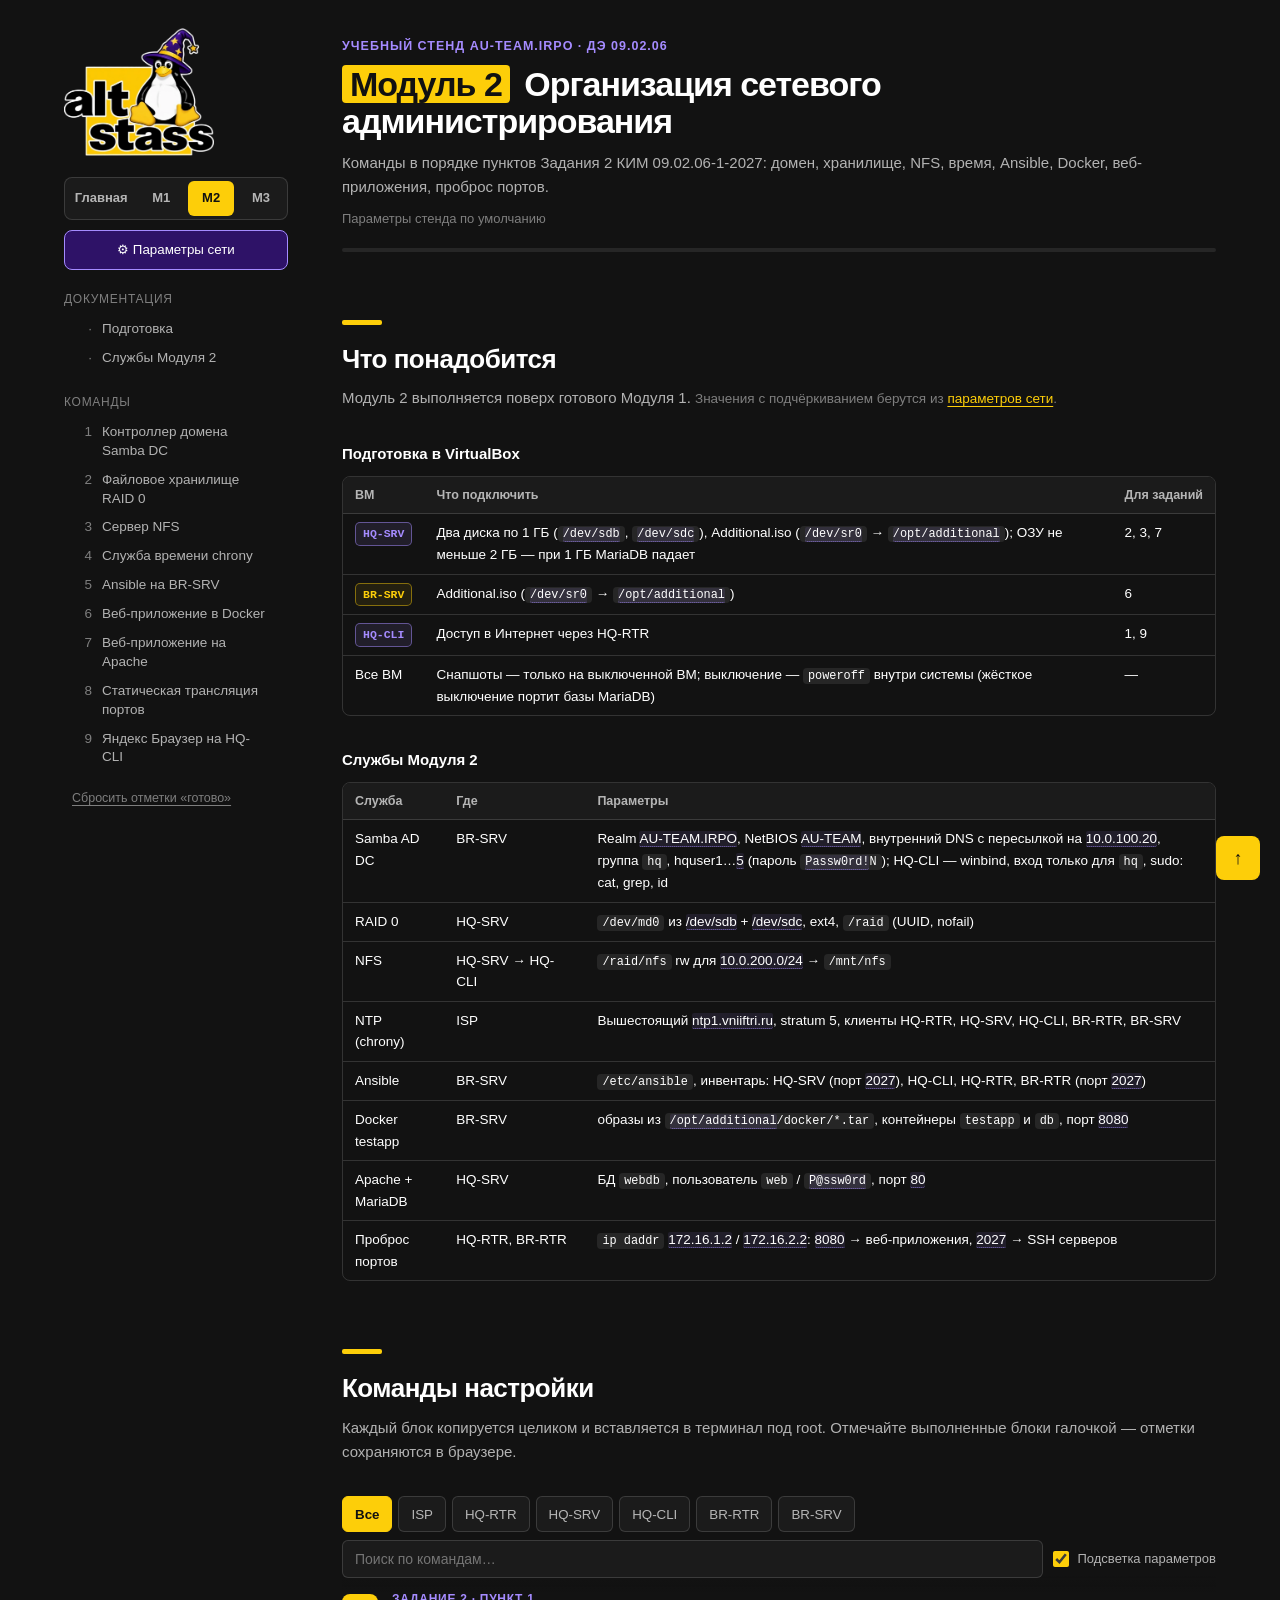
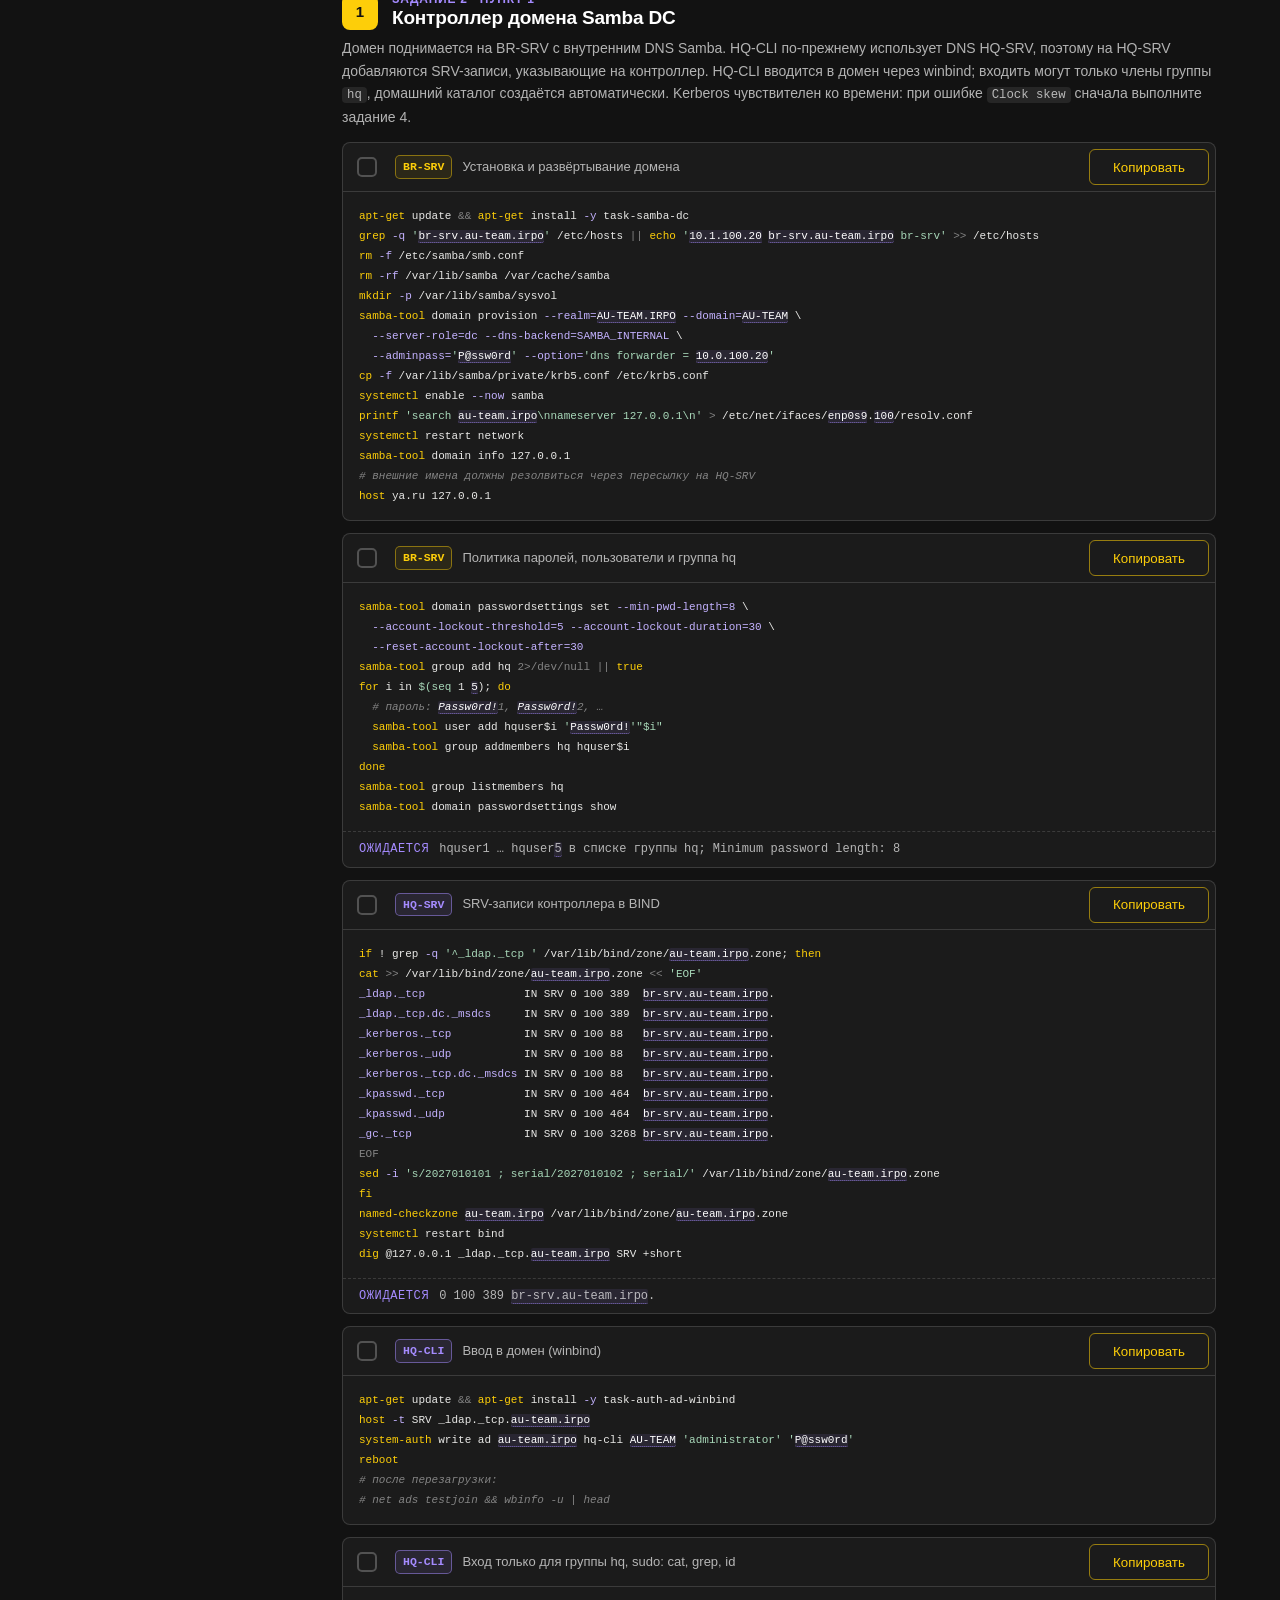
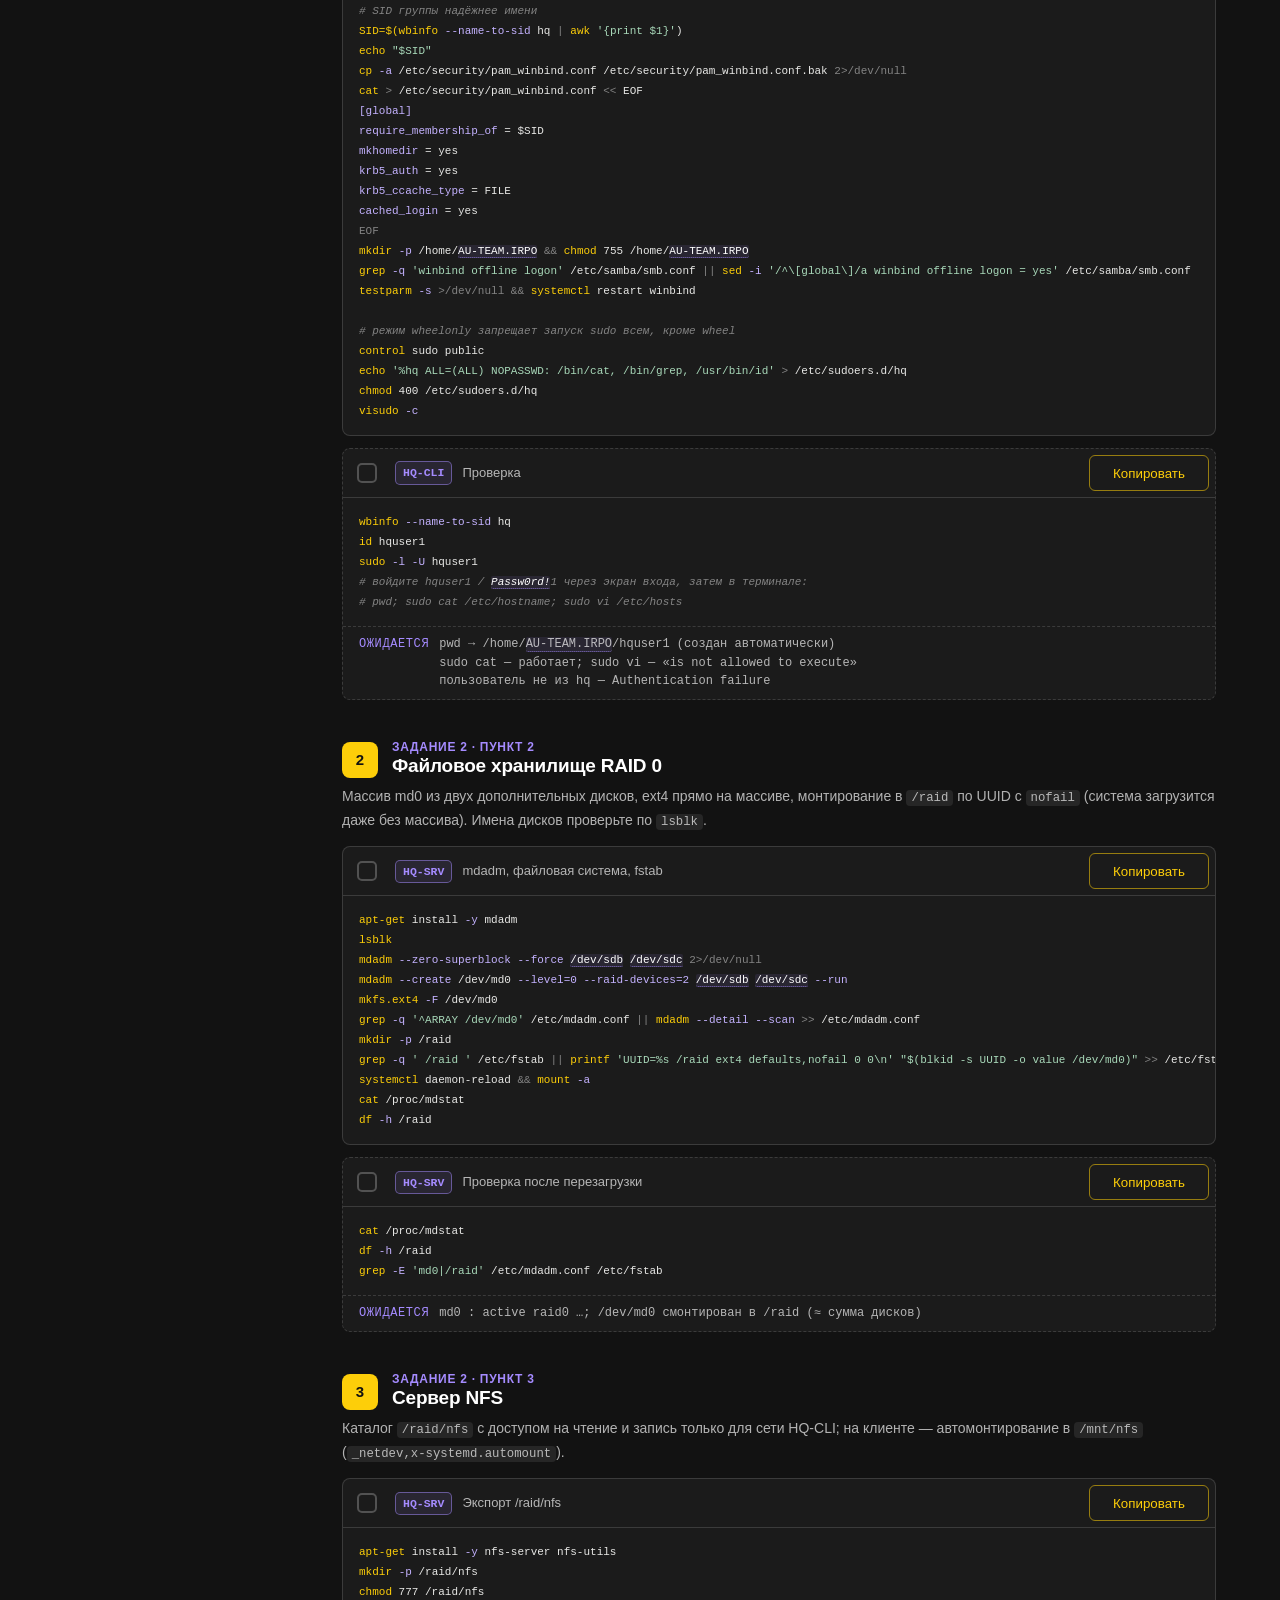
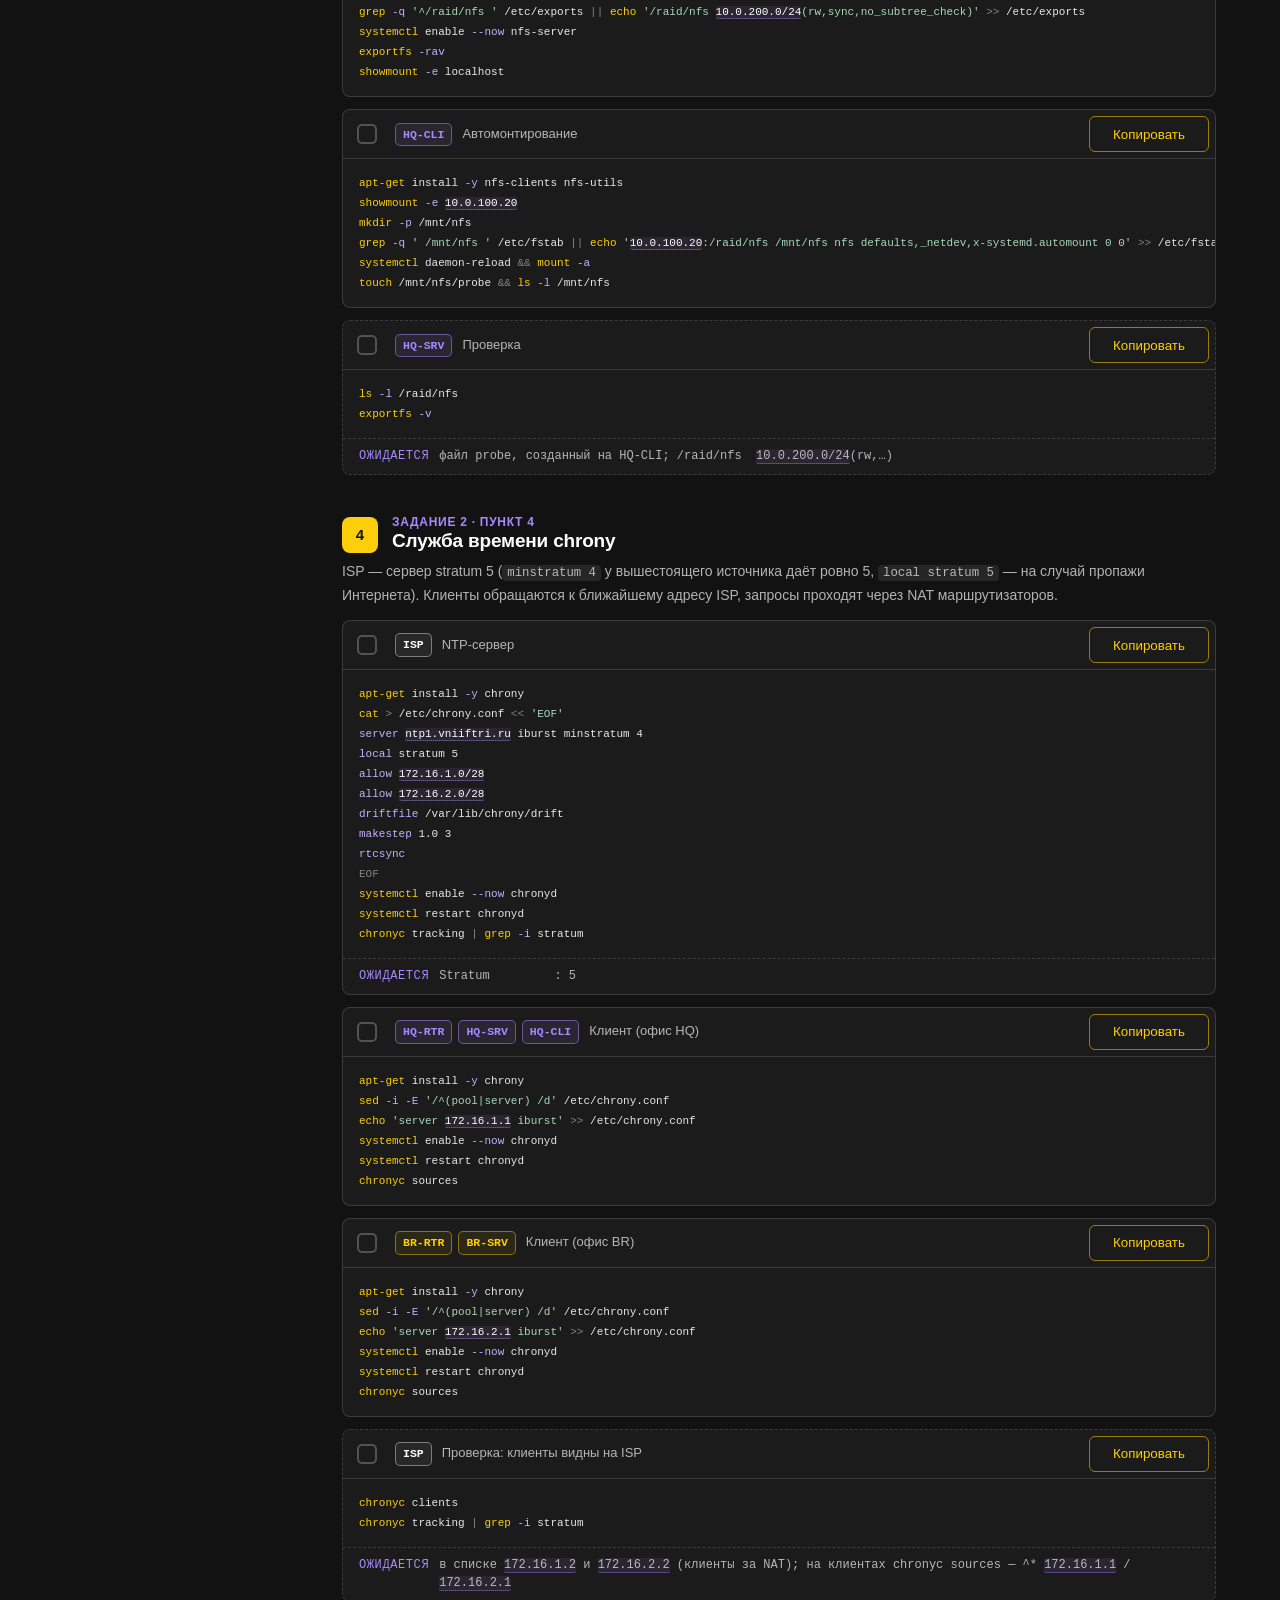
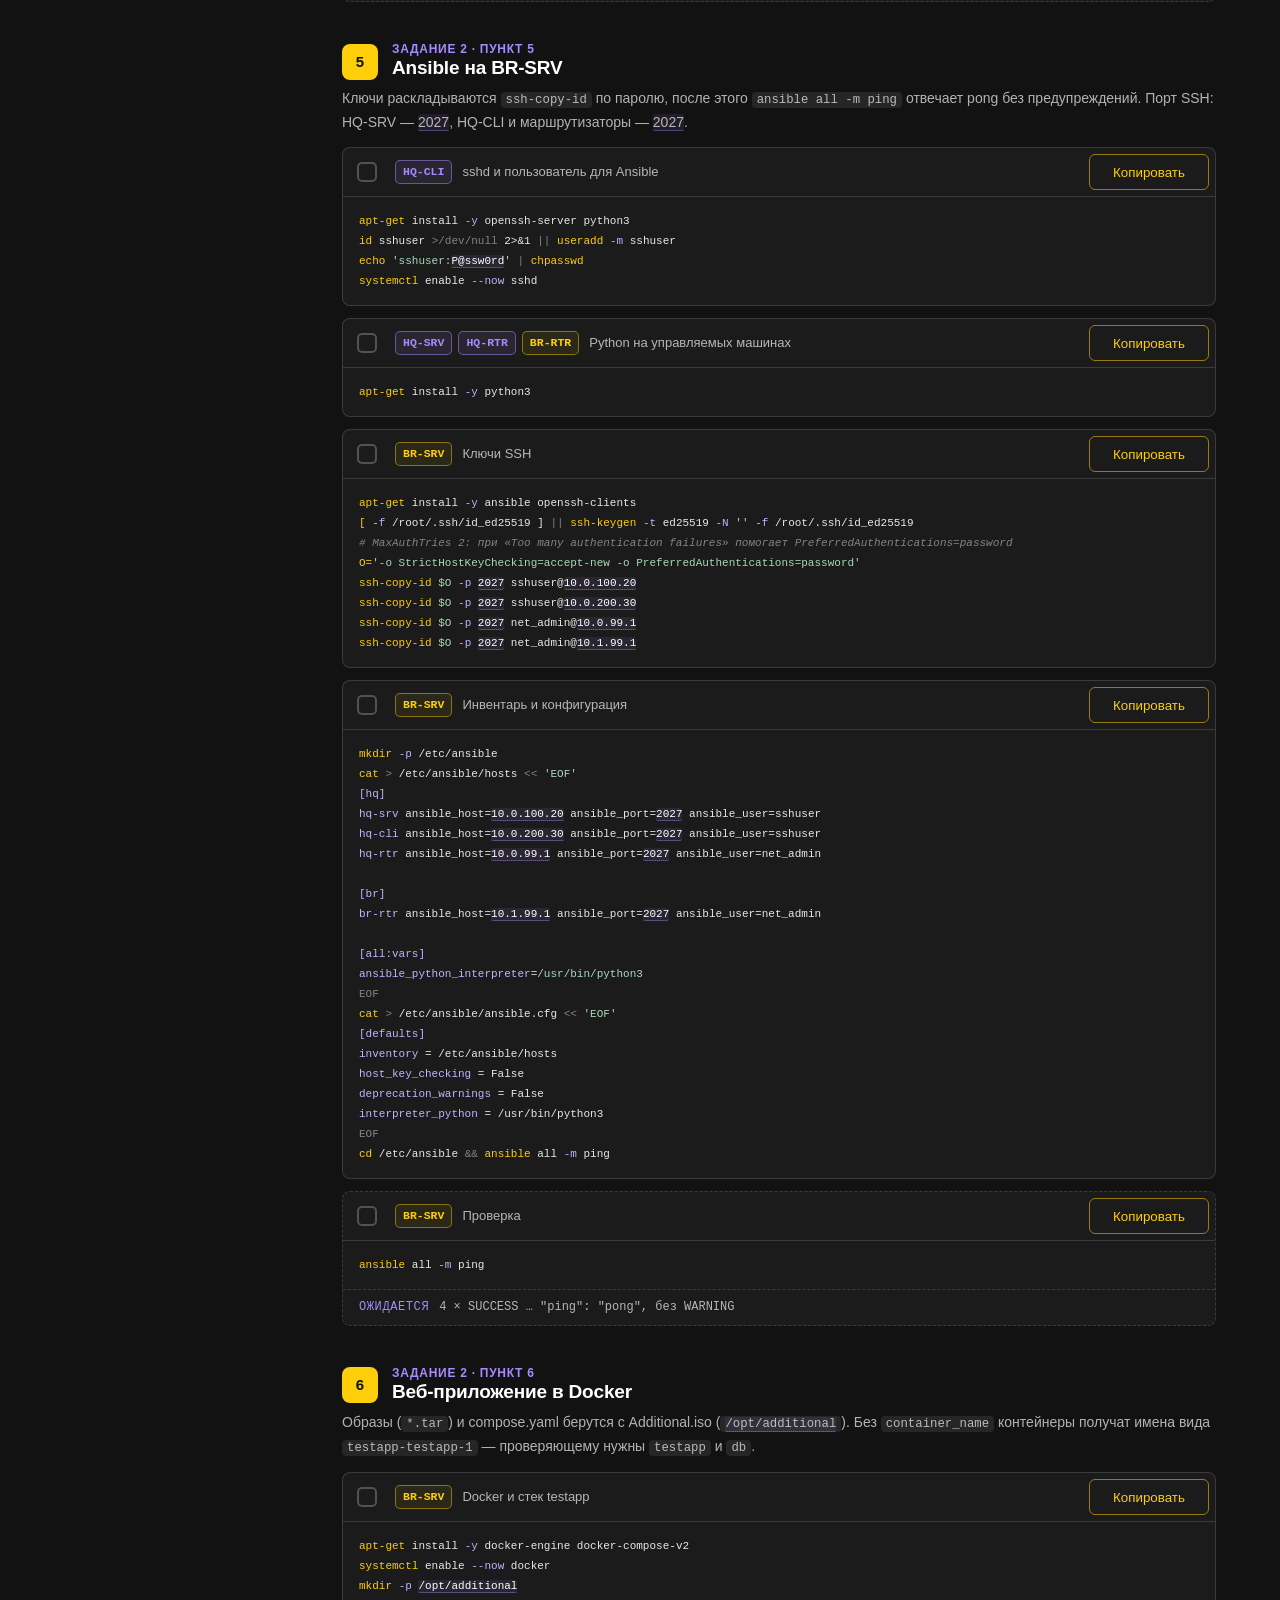
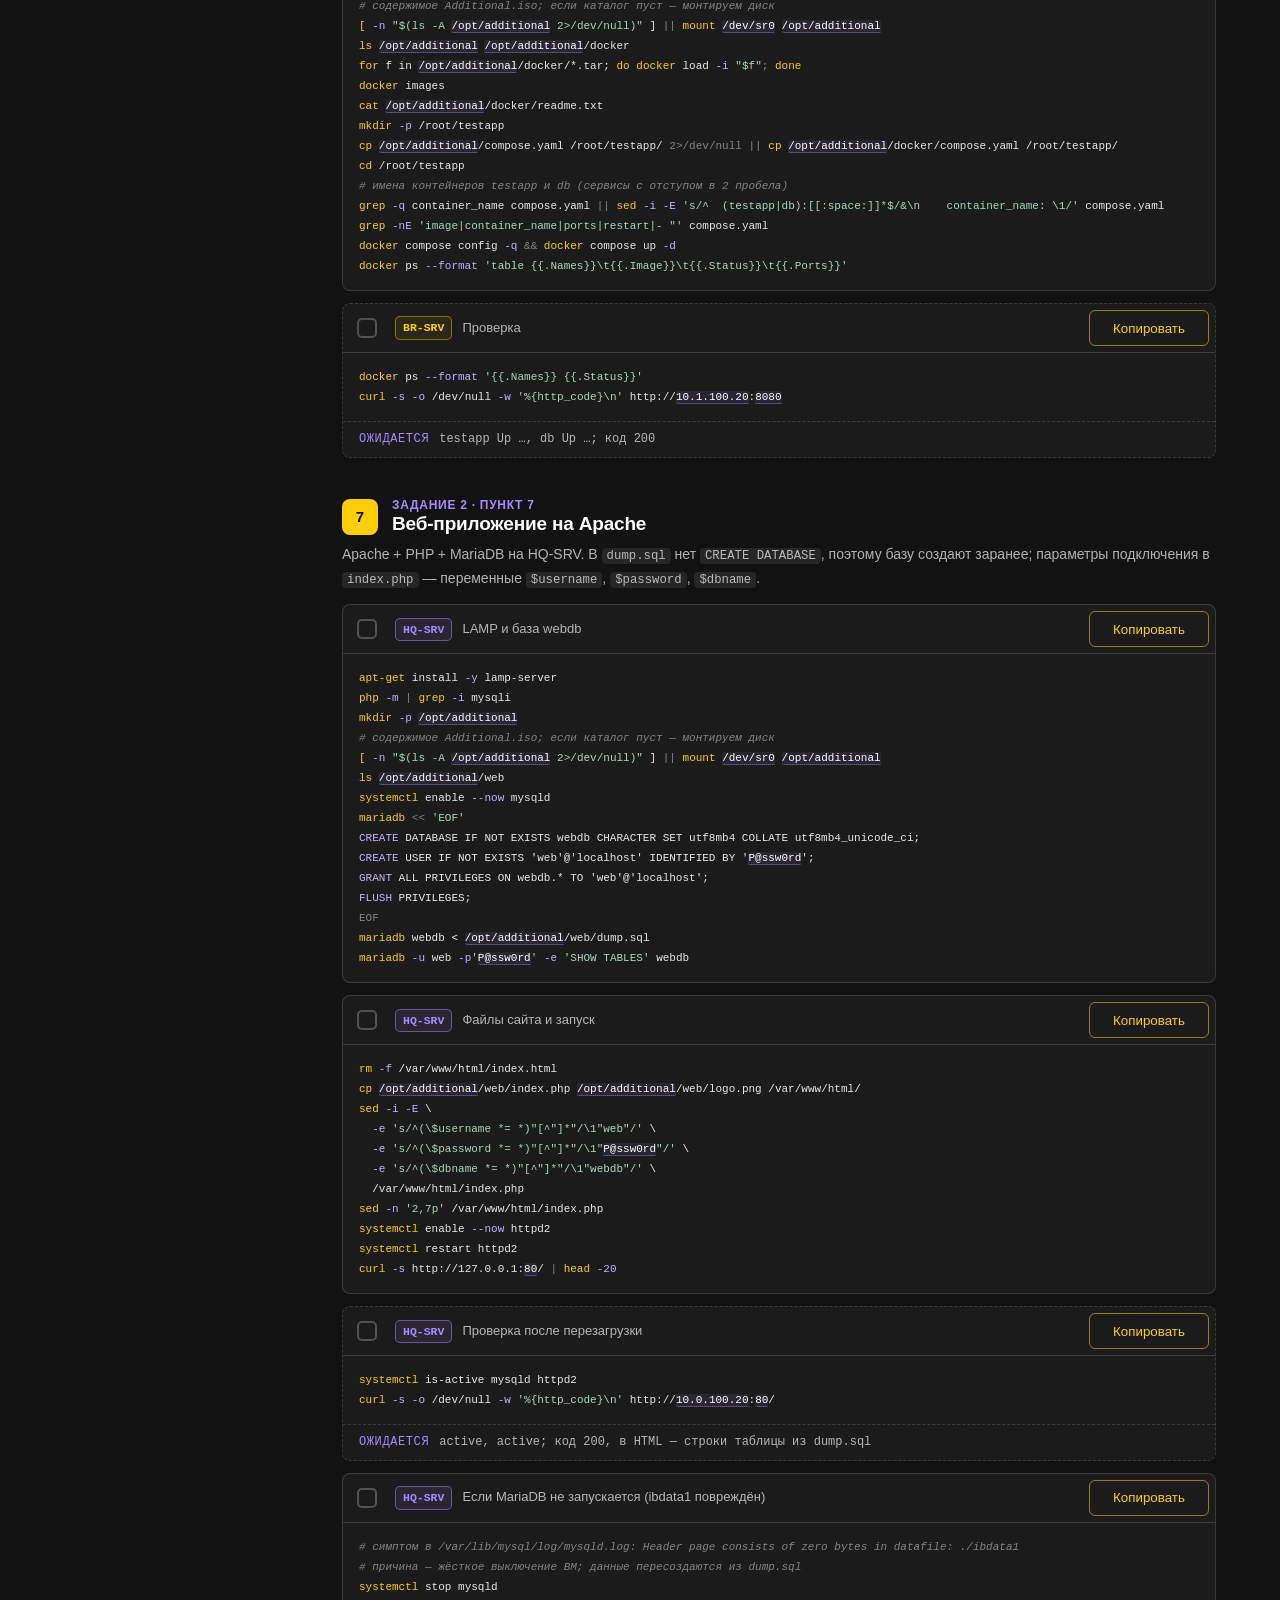
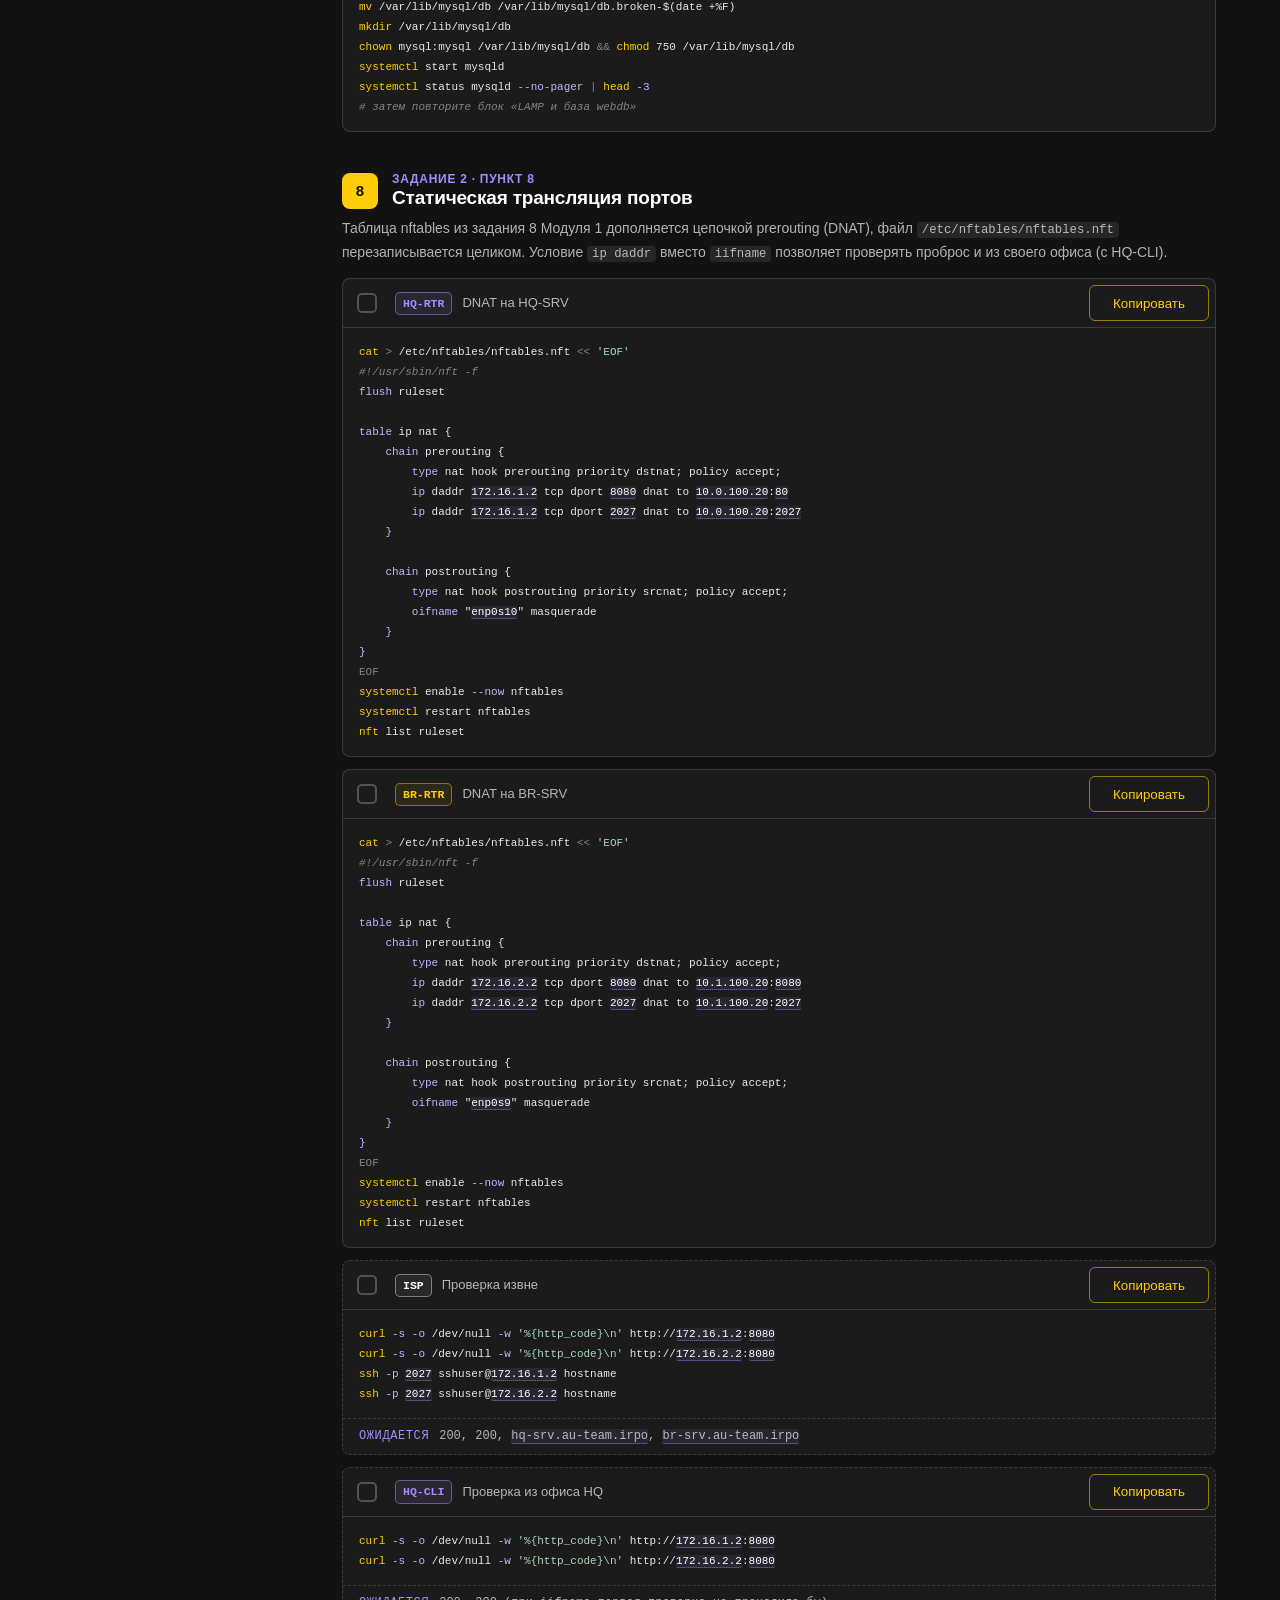
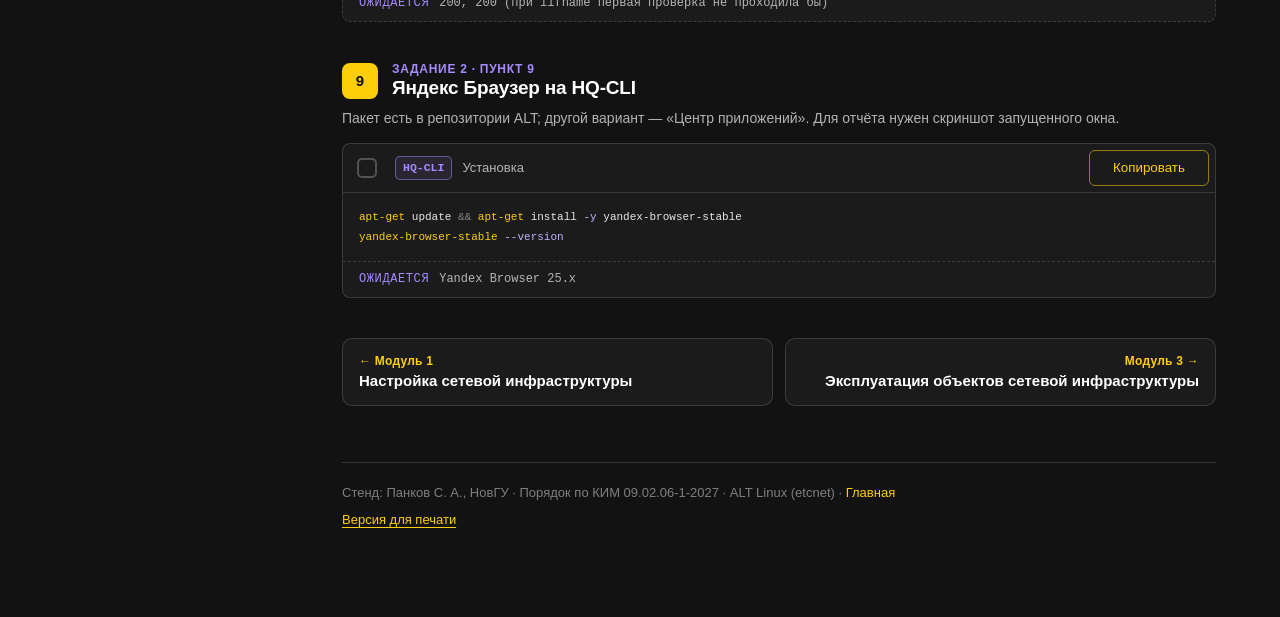
<file: module2.html>
<!DOCTYPE html>
<html lang="ru"><head><meta charset="utf-8"><title>Страница переехала</title>
<meta name="robots" content="noindex"><link rel="canonical" href="https://USERNAME.github.io/REPO/m2-admin.html">
<meta http-equiv="refresh" content="0; url=m2-admin.html">
<script>location.replace("m2-admin.html" + location.hash);</script></head>
<body><p>Страница переехала: <a href="m2-admin.html">m2-admin.html</a></p></body></html>
</file>
<file: assets/style.css>
:root{--bg:#121212;--sf:#1b1b1b;--rs:#262626;--rd:#333;--yl:#FDCE09;--yl2:#ffdc3d;--pp:#A58BFF;--ppd:#2E1267;--tx:#fff;--t2:rgba(255,255,255,.68);--t3:rgba(255,255,255,.46);--bd:rgba(255,255,255,.14);--bd2:rgba(255,255,255,.24);--mono:Menlo,Consolas,"Liberation Mono",monospace}
*{box-sizing:border-box}
html{scroll-behavior:smooth;scroll-padding-top:16px}
body{margin:0;background:var(--bg);color:var(--tx);font:15px/1.6 -apple-system,BlinkMacSystemFont,"Segoe UI",Roboto,"Helvetica Neue",Arial,sans-serif;-webkit-font-smoothing:antialiased}
a{color:var(--yl);text-decoration:none}a:hover{text-decoration:underline}
code{font-family:var(--mono);font-size:.88em}
p code,td code,li code{background:var(--rs);padding:1px 5px;border-radius:4px}
button{font-family:inherit}
.skip{position:absolute;left:-999px;top:8px;background:var(--yl);color:#111;padding:8px 12px;border-radius:6px;z-index:50}.skip:focus{left:8px}
.sr{position:absolute;width:1px;height:1px;overflow:hidden;clip:rect(0 0 0 0)}
:focus-visible{outline:2px solid var(--pp);outline-offset:2px}
.wrap{max-width:1200px;margin:0 auto;padding:0 24px;display:grid;grid-template-columns:230px minmax(0,1fr);gap:48px}
aside{position:sticky;top:0;align-self:start;height:100vh;overflow-y:auto;overflow-x:hidden;padding:28px 6px 24px 0;scrollbar-width:thin;scrollbar-color:#3a3a3a transparent}
aside::-webkit-scrollbar{width:6px}aside::-webkit-scrollbar-track{background:transparent}aside::-webkit-scrollbar-thumb{background:#3a3a3a;border-radius:3px}aside::-webkit-scrollbar-thumb:hover{background:#555}aside::-webkit-scrollbar-button{display:none;height:0}
html{scrollbar-color:#3a3a3a var(--bg)}::-webkit-scrollbar{width:10px;height:10px}::-webkit-scrollbar-track{background:var(--bg)}::-webkit-scrollbar-thumb{background:#3a3a3a;border-radius:5px;border:2px solid var(--bg)}::-webkit-scrollbar-thumb:hover{background:#555}::-webkit-scrollbar-button{display:none;width:0;height:0}::-webkit-scrollbar-corner{background:transparent}
.logo{display:block;width:150px;margin:0 0 16px}.logo img,.mlogo{display:block;width:100%;height:auto}
.mods{display:flex;gap:4px;background:var(--sf);border:1px solid var(--bd);border-radius:8px;padding:3px;margin-bottom:10px}
.mods a{flex:1;text-align:center;font-size:13px;font-weight:700;color:var(--t2);padding:7px 6px;border-radius:6px}
.mods a:hover{color:var(--tx);text-decoration:none;background:var(--rs)}
.mods a[aria-current=page]{background:var(--yl);color:#111}
.pbtn{font:700 13px/1 inherit;font-family:inherit;color:var(--tx);background:var(--ppd);border:1px solid var(--pp);border-radius:8px;padding:0 14px;min-height:40px;cursor:pointer}
.pbtn:hover{background:#3d1a8a}
.pbtn.side{width:100%}
aside .lbl{font-size:12px;letter-spacing:.06em;text-transform:uppercase;color:var(--t3);margin:20px 0 6px;display:flex;justify-content:space-between}
.prog-txt{letter-spacing:0;text-transform:none;color:var(--yl)}
.toc{list-style:none;margin:0;padding:0}
.toc a{display:flex;gap:10px;padding:5px 8px;border-radius:6px;color:var(--t2);font-size:13.5px;line-height:1.4;border-left:2px solid transparent}
.toc a:hover{background:var(--sf);color:var(--tx);text-decoration:none}
.toc a.active{color:var(--tx);background:var(--sf);border-left-color:var(--yl)}
.toc .n{flex:0 0 18px;color:var(--t3);font-variant-numeric:tabular-nums;text-align:right}
.toc a.active .n{color:var(--yl)}
.toc .tt{flex:1}
.cnt{font-size:11.5px;color:var(--t3);font-variant-numeric:tabular-nums;white-space:nowrap}
.cnt.full{color:var(--yl)}
.toc .v{border:0;background:none;padding:0;color:inherit}
.linkbtn{background:none;border:0;color:var(--yl);padding:0;font:inherit;cursor:pointer;text-decoration:underline;text-underline-offset:3px}
.reset-done{margin:16px 8px 0;font-size:12.5px;color:var(--t3)}
main{padding:36px 0 80px;min-width:0}
.mlogo{display:none}.mmods{display:none}
header h1{font-size:34px;line-height:1.1;margin:0 0 10px;font-weight:900;letter-spacing:-.03em}
header h1 em{font-style:normal;background:var(--yl);color:#111;padding:0 8px;border-radius:4px;margin-right:6px;white-space:nowrap}
.kicker{font-size:12.5px!important;letter-spacing:.08em;text-transform:uppercase;color:var(--pp)!important;font-weight:700;margin:0 0 10px!important}
header p{margin:0;color:var(--t2)}
.hbar{display:flex;flex-wrap:wrap;align-items:center;gap:12px;margin-top:18px}
.pstate{font-size:13px;color:var(--t3)}
.pstate.chg{color:var(--yl)}
.prog{height:4px;background:var(--rs);border-radius:2px;margin-top:18px;overflow:hidden}
.prog span{display:block;height:100%;width:0;background:var(--yl);transition:width .3s}
h2{font-size:26px;margin:60px 0 6px;font-weight:900;letter-spacing:-.02em;padding-top:8px}
h2::before{content:"";display:block;width:40px;height:5px;background:var(--yl);border-radius:2px;margin-bottom:14px}
.lead{color:var(--t2);margin:0 0 20px}
.hint{color:var(--t3);font-size:13.5px}
h4{font-size:15px;margin:32px 0 10px;font-weight:800}
.card{background:var(--sf);border:1px solid var(--bd);border-radius:8px}
.topo{padding:12px;overflow-x:auto}
.topo svg{display:block;width:100%;height:auto}
.topo .topo-wide{min-width:720px}.topo .topo-narrow{display:none;max-width:420px;margin:0 auto}
.topo .bx{fill:#1b1b1b;stroke-width:1.5}.topo .b-isp{stroke:rgba(255,255,255,.7)}.topo .b-hq{stroke:var(--pp)}.topo .b-br{stroke:var(--yl)}
.topo .nm{fill:#fff;font-size:15px;font-weight:800}.topo .sm{fill:var(--t2);font-size:12px}
.topo .mn{fill:var(--t2);font-size:11.5px;font-family:var(--mono)}
.topo .ln{stroke:rgba(255,255,255,.35);stroke-width:1.5;fill:none}.topo .bus{stroke:rgba(255,255,255,.35);stroke-width:3}
.topo .gre{stroke:#fff;stroke-width:1.5;stroke-dasharray:6 5}.topo .gbg{fill:var(--bg)}.topo .gt{fill:#fff}
.topo .pill-s{fill:var(--rs);stroke:var(--bd2)}
.topo tspan.chg{fill:var(--yl)}
.tw{overflow-x:auto;border:1px solid var(--bd);border-radius:8px}
table{border-collapse:collapse;width:100%;font-size:13.5px}
th,td{text-align:left;padding:8px 12px;border-bottom:1px solid var(--bd);vertical-align:top}
th{font-weight:600;color:var(--t2);background:var(--sf);font-size:12.5px;white-space:nowrap}
tr:last-child td{border-bottom:0}
td.m{font-family:var(--mono);font-size:12.5px;white-space:nowrap}td.wrap{white-space:normal}
.svc td:nth-child(2){min-width:140px}
.grp td{background:#171717;color:var(--t3);font-size:12px;letter-spacing:.04em;text-transform:uppercase;padding:6px 12px}
.note{border-left:4px solid var(--yl);background:rgba(253,206,9,.07);border-radius:0 8px 8px 0;padding:12px 16px;margin:20px 0;color:var(--t2);font-size:14px}
.note b{color:var(--tx)}
.kim{list-style:none;margin:10px 0 6px;padding:0;display:grid;gap:4px}
.kim li{display:flex;gap:10px;align-items:baseline}
.kim .st{flex:0 0 auto;font:700 11px/1 var(--mono);padding:4px 6px;border-radius:4px}
.kim .ok{background:rgba(253,206,9,.16);color:var(--yl)}.kim .bad{background:rgba(233,115,102,.16);color:#F09A8F}
.kim .val{margin-left:auto;font-family:var(--mono);font-size:12.5px;color:var(--t3);white-space:nowrap}
.kim-foot{margin:8px 0 0;font-size:13px}
.dev{display:inline-block;font:600 11.5px/1 var(--mono);padding:5px 7px;border-radius:5px;border:1px solid;white-space:nowrap}
.d-isp{color:#fff;border-color:rgba(255,255,255,.4);background:rgba(255,255,255,.06)}
.d-hq{color:var(--pp);border-color:rgba(165,139,255,.5);background:rgba(165,139,255,.1)}
.d-br{color:var(--yl);border-color:rgba(253,206,9,.45);background:rgba(253,206,9,.08)}
.d-all{color:var(--t2);border-color:var(--bd2);background:var(--rs)}
/* значения-параметры */
.v{border-bottom:1px dotted rgba(165,139,255,.75);background:rgba(165,139,255,.1);border-radius:2px}
.v.chg{border-bottom-color:var(--yl);background:rgba(253,206,9,.16)}
body.nohl .v,body.nohl .v.chg{background:none;border-bottom-color:transparent}
.toc .v,h1 .v{background:none!important;border:0!important}
/* фильтр */
.filter{position:sticky;top:0;z-index:5;background:linear-gradient(var(--bg) 85%,rgba(18,18,18,0));padding:12px 0 14px;display:grid;gap:8px}
.frow{display:flex;flex-wrap:wrap;gap:6px;align-items:center}
.filter [data-f]{font:500 13px/1 inherit;font-family:inherit;color:var(--t2);background:var(--sf);border:1px solid var(--bd);border-radius:6px;padding:0 12px;min-height:36px;cursor:pointer}
.filter [data-f]:hover{color:var(--tx);border-color:var(--bd2)}
.filter [data-f][aria-pressed=true]{background:var(--yl);color:#111;border-color:var(--yl);font-weight:700}
.search{flex:1 1 260px}
.search input{width:100%;min-height:38px;background:var(--sf);border:1px solid var(--bd);border-radius:6px;color:var(--tx);padding:0 12px;font:inherit;font-size:14px}
.search input:focus{outline:none;border-color:var(--pp)}
.tgl{font-size:13px;color:var(--t2);display:flex;gap:6px;align-items:center;cursor:pointer;min-height:38px}
.tgl input{accent-color:var(--yl);width:16px;height:16px}
.devact{display:flex;flex-wrap:wrap;gap:8px;align-items:center;background:var(--sf);border:1px solid var(--bd);border-radius:8px;padding:6px 6px 6px 12px;font-size:13px;color:var(--t2)}
.devact span{margin-right:auto}
.act{font:700 13px/1 inherit;font-family:inherit;color:#111;background:var(--yl);border:0;border-radius:6px;padding:0 14px;min-height:36px;cursor:pointer}
.act:hover{background:var(--yl2)}
.empty{color:var(--t3);text-align:center;padding:32px 0}
/* шаги и блоки */
.step{margin:0 0 40px;scroll-margin-top:150px}
.sh{display:flex;gap:14px;align-items:center;margin-bottom:6px}
.snum{flex:0 0 36px;height:36px;border-radius:8px;background:var(--yl);color:#111;display:grid;place-items:center;font-weight:900;font-variant-numeric:tabular-nums}
.step.alldone .snum{background:var(--ppd);color:var(--pp);box-shadow:inset 0 0 0 1px var(--pp)}
.exam{font-size:12px;color:var(--pp);font-weight:600;text-transform:uppercase;letter-spacing:.06em;line-height:1.2}
.sh h3{margin:0;font-size:19px;font-weight:800;letter-spacing:-.01em;line-height:1.3}
.sd{color:var(--t2);margin:6px 0 14px;font-size:14px}
.block{background:var(--sf);border:1px solid var(--bd);border-radius:8px;margin:0 0 12px;overflow:hidden;scroll-margin-top:150px;transition:opacity .2s}
.block.chk{border-style:dashed}
.block.isdone{opacity:.55}.block.isdone:hover{opacity:.9}
.bh{display:flex;align-items:center;gap:10px;padding:6px 6px 6px 6px;border-bottom:1px solid var(--bd)}
.done{flex:0 0 auto;display:grid;place-items:center;width:36px;height:36px;cursor:pointer;border-radius:6px}
.done:hover{background:var(--rs)}
.done input{position:absolute;opacity:0;width:1px;height:1px}
.done .box{width:20px;height:20px;border:2px solid var(--bd2);border-radius:5px;display:grid;place-items:center}
.done input:checked+.box{background:var(--yl);border-color:var(--yl)}
.done input:checked+.box::after{content:"";width:10px;height:5px;border:solid #111;border-width:0 0 2.5px 2.5px;transform:translateY(-1px) rotate(-45deg)}
.done input:focus-visible+.box{outline:2px solid var(--pp);outline-offset:2px}
.bt{display:flex;flex-wrap:wrap;align-items:center;gap:6px;min-width:0;flex:1}
.btitle{color:var(--t2);font-size:13px;margin-left:4px}
.copy{flex:0 0 auto;font:700 13px/1 inherit;font-family:inherit;color:var(--yl);background:transparent;border:1px solid rgba(253,206,9,.55);border-radius:6px;padding:0 14px;min-height:36px;min-width:120px;cursor:pointer}
.copy:hover{background:var(--yl);color:#111;border-color:var(--yl)}
.copy.ok{background:var(--ppd);color:#fff;border-color:var(--pp)}
pre{margin:0;padding:14px 16px;overflow-x:auto;font:12.5px/1.6 var(--mono);color:#e8e8e6;tab-size:4;position:relative}
pre.collapsed{max-height:24.5em;overflow:hidden}
pre.collapsed::after{content:"";position:absolute;left:0;right:0;bottom:0;height:5em;background:linear-gradient(rgba(27,27,27,0),var(--sf))}
.more{display:block;width:100%;background:var(--rs);border:0;border-top:1px solid var(--bd);color:var(--t2);font:600 13px/1 inherit;font-family:inherit;min-height:38px;cursor:pointer}
.more:hover{color:var(--tx);background:var(--rd)}
/* подсветка синтаксиса */
pre .c{color:var(--t3);font-style:italic}pre .k{color:var(--yl)}pre .o{color:#C4B2FF}pre .s{color:#A8D8B9}
pre .p{color:#C4B2FF}pre .op{color:var(--t3)}pre .h{color:var(--t3)}pre .var{color:#A8D8B9}
pre .v{color:#fff}
.hidden{display:none!important}
footer{color:var(--t3);font-size:13px;border-top:1px solid var(--bd);padding-top:20px;margin-top:56px}
footer p{margin:0 0 6px}
.top{position:fixed;right:20px;bottom:20px;width:44px;height:44px;border-radius:8px;background:var(--yl);color:#111;font-weight:900;display:grid;place-items:center;font-size:18px;z-index:6}
.top:hover{text-decoration:none;background:var(--yl2)}
/* диалог параметров */
.params{padding:0;border:0;margin:0 0 0 auto;height:100vh;max-height:100vh;width:min(520px,100vw);max-width:100vw;background:var(--sf);color:var(--tx);border-left:1px solid var(--bd2)}
.params::backdrop{background:rgba(0,0,0,.6)}
.pform{display:flex;flex-direction:column;height:100%}
.phead{display:flex;align-items:center;justify-content:space-between;padding:16px 20px 8px}
.phead h2{margin:0;font-size:20px;padding:0}.phead h2::before{display:none}
.x{width:44px;height:44px;border-radius:8px;background:var(--rs);border:0;color:var(--tx);font-size:24px;cursor:pointer}
.x:hover{background:var(--rd)}
.pnote{margin:0 20px 8px;color:var(--t2);font-size:13px}
.pbody{flex:1;overflow:auto;padding:0 20px 12px}
.pbody fieldset{border:0;border-top:1px solid var(--bd);margin:0;padding:12px 0 6px}
.pbody legend{font-weight:800;font-size:14px;padding:0 0 6px;color:var(--yl)}
.fld{display:grid;grid-template-columns:1fr 190px;gap:10px;align-items:center;padding:3px 0}
.fld label{font-size:13px;color:var(--t2)}
.fld input{width:100%;min-height:34px;background:var(--bg);border:1px solid var(--bd);border-radius:6px;color:var(--tx);padding:0 9px;font:12.5px var(--mono)}
.fld input:focus{outline:none;border-color:var(--pp)}
.fld.chg input{border-color:rgba(253,206,9,.6)}
.fld.err input{border-color:#E97366;background:rgba(233,115,102,.08)}
.fld .em{grid-column:2;font-size:11.5px;color:#F09A8F;margin-top:-2px}
.pmsg{padding:0 20px;font-size:13px}
.pmsg ul{margin:8px 0;padding-left:18px}
.pmsg .e{color:#F09A8F}.pmsg .w{color:var(--yl)}.pmsg .i{color:var(--t2)}
.pfoot{display:flex;flex-wrap:wrap;gap:8px;padding:12px 20px 16px;border-top:1px solid var(--bd);background:var(--sf)}
.pfoot button,.filebtn{font:600 13px/1 inherit;font-family:inherit;color:var(--tx);background:var(--rs);border:1px solid var(--bd);border-radius:6px;padding:0 12px;min-height:40px;cursor:pointer;display:inline-flex;align-items:center}
.pfoot button:hover,.filebtn:hover{background:var(--rd)}
.pfoot .primary{background:var(--yl);color:#111;border-color:var(--yl);font-weight:800;flex:1 1 100%;justify-content:center;min-height:44px}
.pfoot .primary:hover{background:var(--yl2)}
.toast{position:fixed;left:50%;bottom:24px;transform:translate(-50%,20px);background:var(--ppd);border:1px solid var(--pp);color:#fff;padding:10px 16px;border-radius:8px;font-size:14px;opacity:0;pointer-events:none;transition:.25s;z-index:100}
.toast.on{opacity:1;transform:translate(-50%,0)}
@media (min-width:961px){.hbar .pbtn{display:none}.hbar{margin-top:10px}}
@media (max-width:960px){.wrap{display:block;padding:0 16px}aside{display:none}main{padding-top:24px}header h1{font-size:26px}
 .mlogo{display:block;width:120px;margin-bottom:14px}.mmods{display:flex;max-width:320px}
 .btitle{flex-basis:100%;margin:2px 0 0}.top{right:12px;bottom:12px}.step,.block{scroll-margin-top:200px}}
@media (max-width:700px){.topo .topo-wide{display:none}.topo .topo-narrow{display:block}.topo{overflow:visible}
 .fld{grid-template-columns:1fr}.fld .em{grid-column:1}.copy{min-width:0}}
@media (prefers-reduced-motion:reduce){html{scroll-behavior:auto}*{transition:none!important}}
/* печать */
@media print{
 @page{margin:14mm}
 :root{--bg:#fff;--sf:#fff;--rs:#f2f2f2;--tx:#000;--t2:#333;--t3:#666;--bd:#ccc;--bd2:#999;--yl:#000;--pp:#4b2aa8}
 body{background:#fff;color:#000;font-size:11pt}
 .wrap{display:block;padding:0;max-width:none}
 aside,.filter,.copy,.done,.top,.hbar,.prog,.more,.toast,.params,.noprint,.skip,.mmods,.empty,.hint{display:none!important}
 .mlogo{display:block;width:90px}
 header h1 em{background:none;color:#000;padding:0;text-decoration:underline}
 h2{break-after:avoid}h2::before{background:#000}
 .block,.step .sh,tr{break-inside:avoid}
 .block{border:1px solid #bbb;opacity:1!important}
 pre{white-space:pre-wrap;word-break:break-all;color:#000;font-size:9pt}
 pre.collapsed{max-height:none}pre.collapsed::after{display:none}
 pre .k,pre .o,pre .s,pre .p,pre .var{color:#000}pre .k{font-weight:700}pre .c{color:#555}
 .v,.v.chg{background:none!important;border:0!important}
 .snum{background:#000;color:#fff}
 .topo{background:#fff}.topo .topo-wide{display:block!important;min-width:0}.topo .topo-narrow{display:none!important}
 .topo .bx{fill:#fff}.topo .nm,.topo .gt{fill:#000}.topo .mn,.topo .sm{fill:#333}.topo .ln,.topo .bus{stroke:#666}.topo .gre{stroke:#000}.topo .gbg{fill:#fff}.topo .pill-s{fill:#f2f2f2}
 .topo .b-br{stroke:#b08d00}.topo .b-hq{stroke:#4b2aa8}.topo .b-isp{stroke:#000}
 .dev{background:none!important;color:#000!important;border-color:#666!important}
 a{color:#000}
 .grp td{background:#eee!important;color:#333!important}
 th{background:#f5f5f5}
 .note{background:#f7f7f7;border-left-color:#000}
 .hidden{display:block!important}.step.hidden{display:block!important}
}
.devact[hidden],[hidden]{display:none!important}
.filebtn{font-size:13px!important;line-height:1}
/* v1.3: ожидаемый вывод у проверок */
.exp{display:flex;gap:10px;align-items:flex-start;border-top:1px dashed var(--bd);padding:8px 16px;font:12px/1.55 var(--mono);color:var(--t2)}
.expl{flex:0 0 auto;font:700 11px/1.9 inherit;font-family:inherit;color:var(--pp);text-transform:uppercase;letter-spacing:.05em}
.expt{white-space:pre-wrap;overflow-wrap:anywhere;min-width:0}
@media print{.exp{color:#333;border-color:#bbb}.expl{color:#4a2a9a}}
/* ---------- навигация по разделам (v1.4) ---------- */
.mods a.mhome{flex:1.6}
.pager{display:grid;grid-template-columns:1fr 1fr;gap:12px;margin:40px 0 0}
.pager a{display:flex;flex-direction:column;gap:2px;background:var(--sf);border:1px solid var(--bd);border-radius:10px;padding:14px 16px;color:var(--tx);font-weight:700;line-height:1.35}
.pager a span{font-size:12px;font-weight:700;color:var(--yl);letter-spacing:.02em}
.pager a:hover{border-color:var(--yl);text-decoration:none}
.pager .next{grid-column:2;text-align:right}
/* ---------- главная ---------- */
.hwrap{max-width:1100px;margin:0 auto;padding:0 24px 40px}
.hhero{display:grid;grid-template-columns:200px minmax(0,1fr);gap:40px;align-items:center;padding:48px 0 16px}
.hlogo{width:100%;height:auto;display:block}
.hhero h1{font-size:44px;line-height:1.08;font-weight:900;letter-spacing:-.02em;margin:6px 0 14px}
.hlead{color:var(--t2);font-size:17px;max-width:720px;margin:0 0 20px}
.hmods{max-width:460px}
.mcards{display:grid;grid-template-columns:repeat(3,minmax(0,1fr));gap:16px}
.mcard{display:flex;flex-direction:column;gap:8px;background:var(--sf);border:1px solid var(--bd);border-radius:12px;padding:20px;color:var(--tx);transition:border-color .15s,transform .15s}
.mcard:hover{border-color:var(--yl);text-decoration:none;transform:translateY(-2px)}
.mcard .mk{display:flex;align-items:center;gap:10px;font-size:12px;color:var(--t3);text-transform:uppercase;letter-spacing:.05em}
.mcard .mnum{flex:0 0 34px;height:34px;border-radius:8px;background:var(--yl);color:#111;display:grid;place-items:center;font-size:17px;font-weight:900;letter-spacing:0}
.mcard .mt{font-size:19px;font-weight:800;line-height:1.25}
.mcard .md{color:var(--t2);font-size:14px;flex:1}
.mcard .mstat{font-size:13px;color:var(--t3)}
.mprog{display:block;height:6px;background:var(--rs);border-radius:3px;overflow:hidden}
.mprog span{display:block;height:100%;width:0;background:var(--yl);transition:width .3s}
.mdone{font-size:12.5px;color:var(--t2)}
.howto{margin:0;padding:0 0 0 22px;display:grid;gap:8px;color:var(--t2)}
.howto b{color:var(--tx)}
.lessons td:nth-child(3) a{white-space:nowrap}
.home footer{margin-top:48px}
@media (max-width:960px){.mcards{grid-template-columns:1fr}.hhero{grid-template-columns:120px minmax(0,1fr);gap:20px;padding-top:28px}.hhero h1{font-size:30px}}
@media (max-width:560px){.hhero{grid-template-columns:1fr}.hlogo{width:110px}.hwrap{padding:0 16px 32px}.pager{grid-template-columns:1fr}.pager .next{grid-column:1}}
@media print{.mcard,.pager a{background:#fff;color:#111;border-color:#bbb}.mprog,.mdone,.pager,.hmods{display:none}}
</file>
